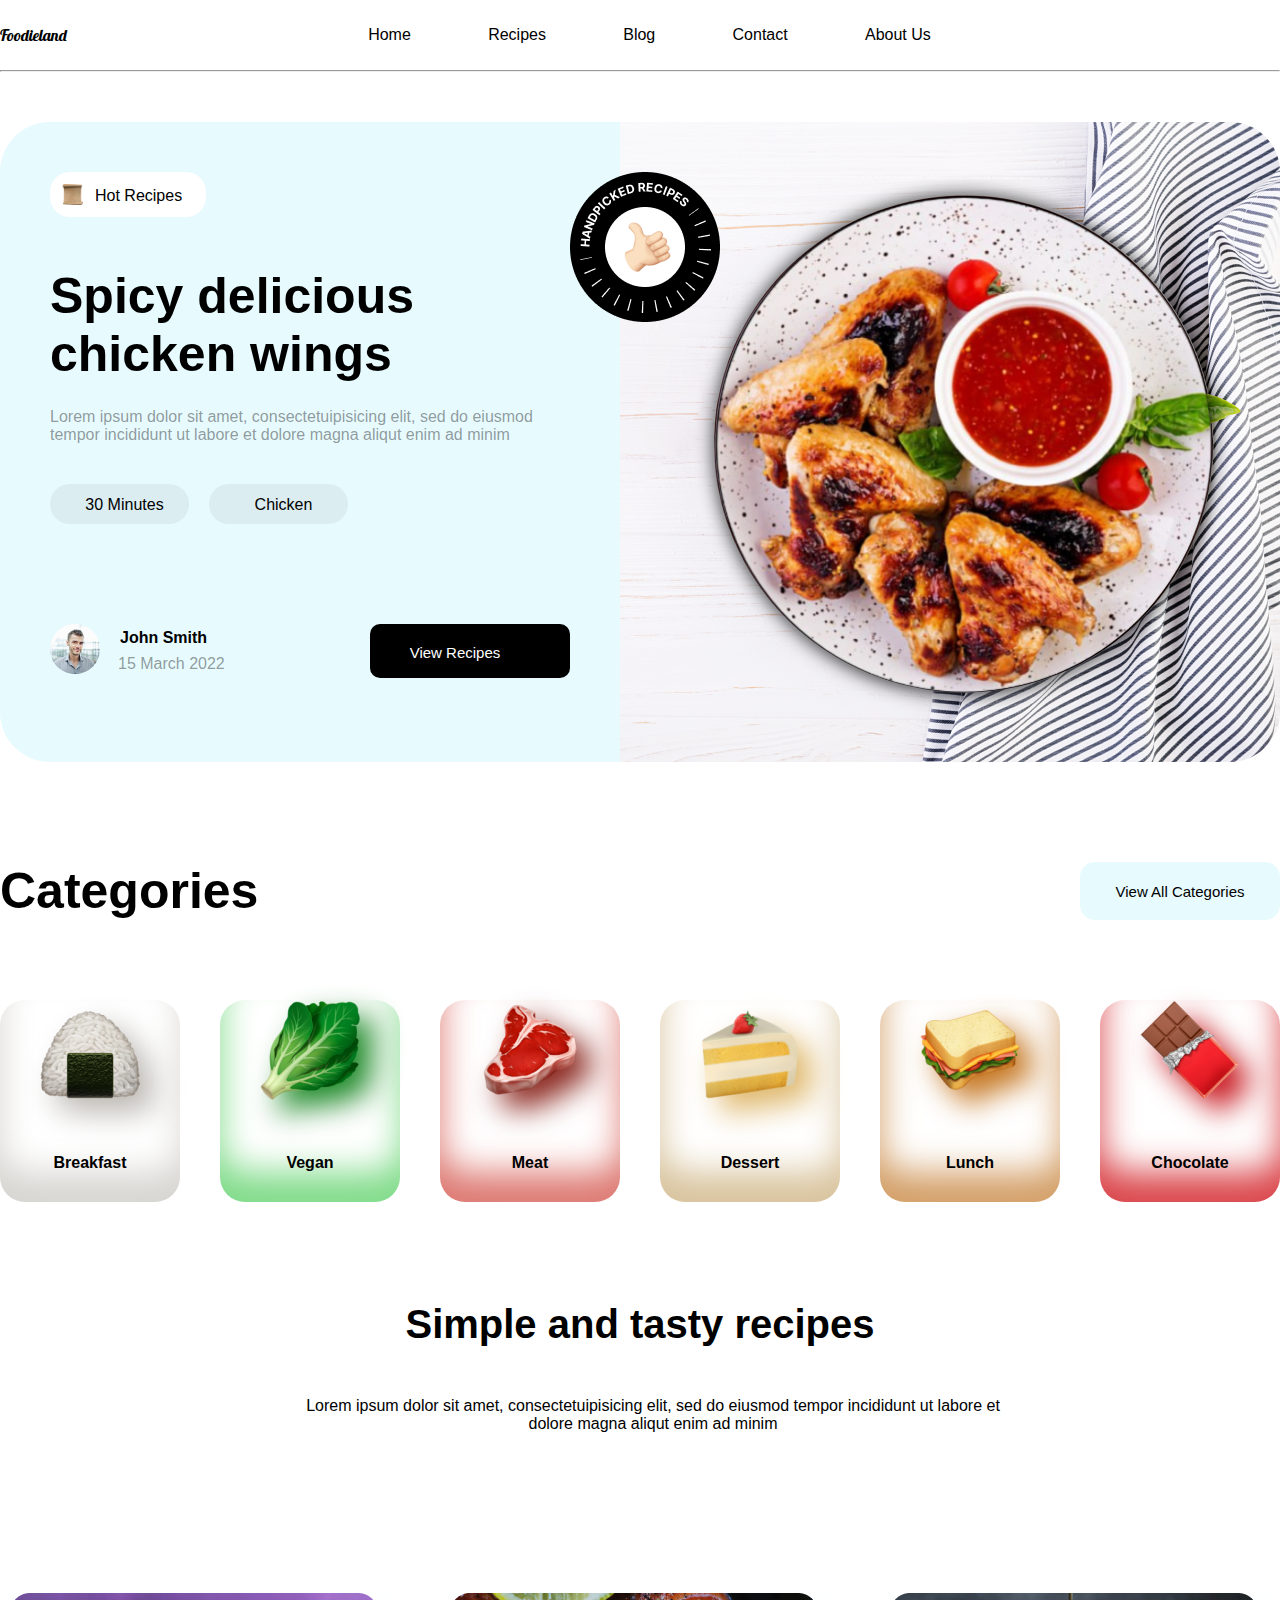
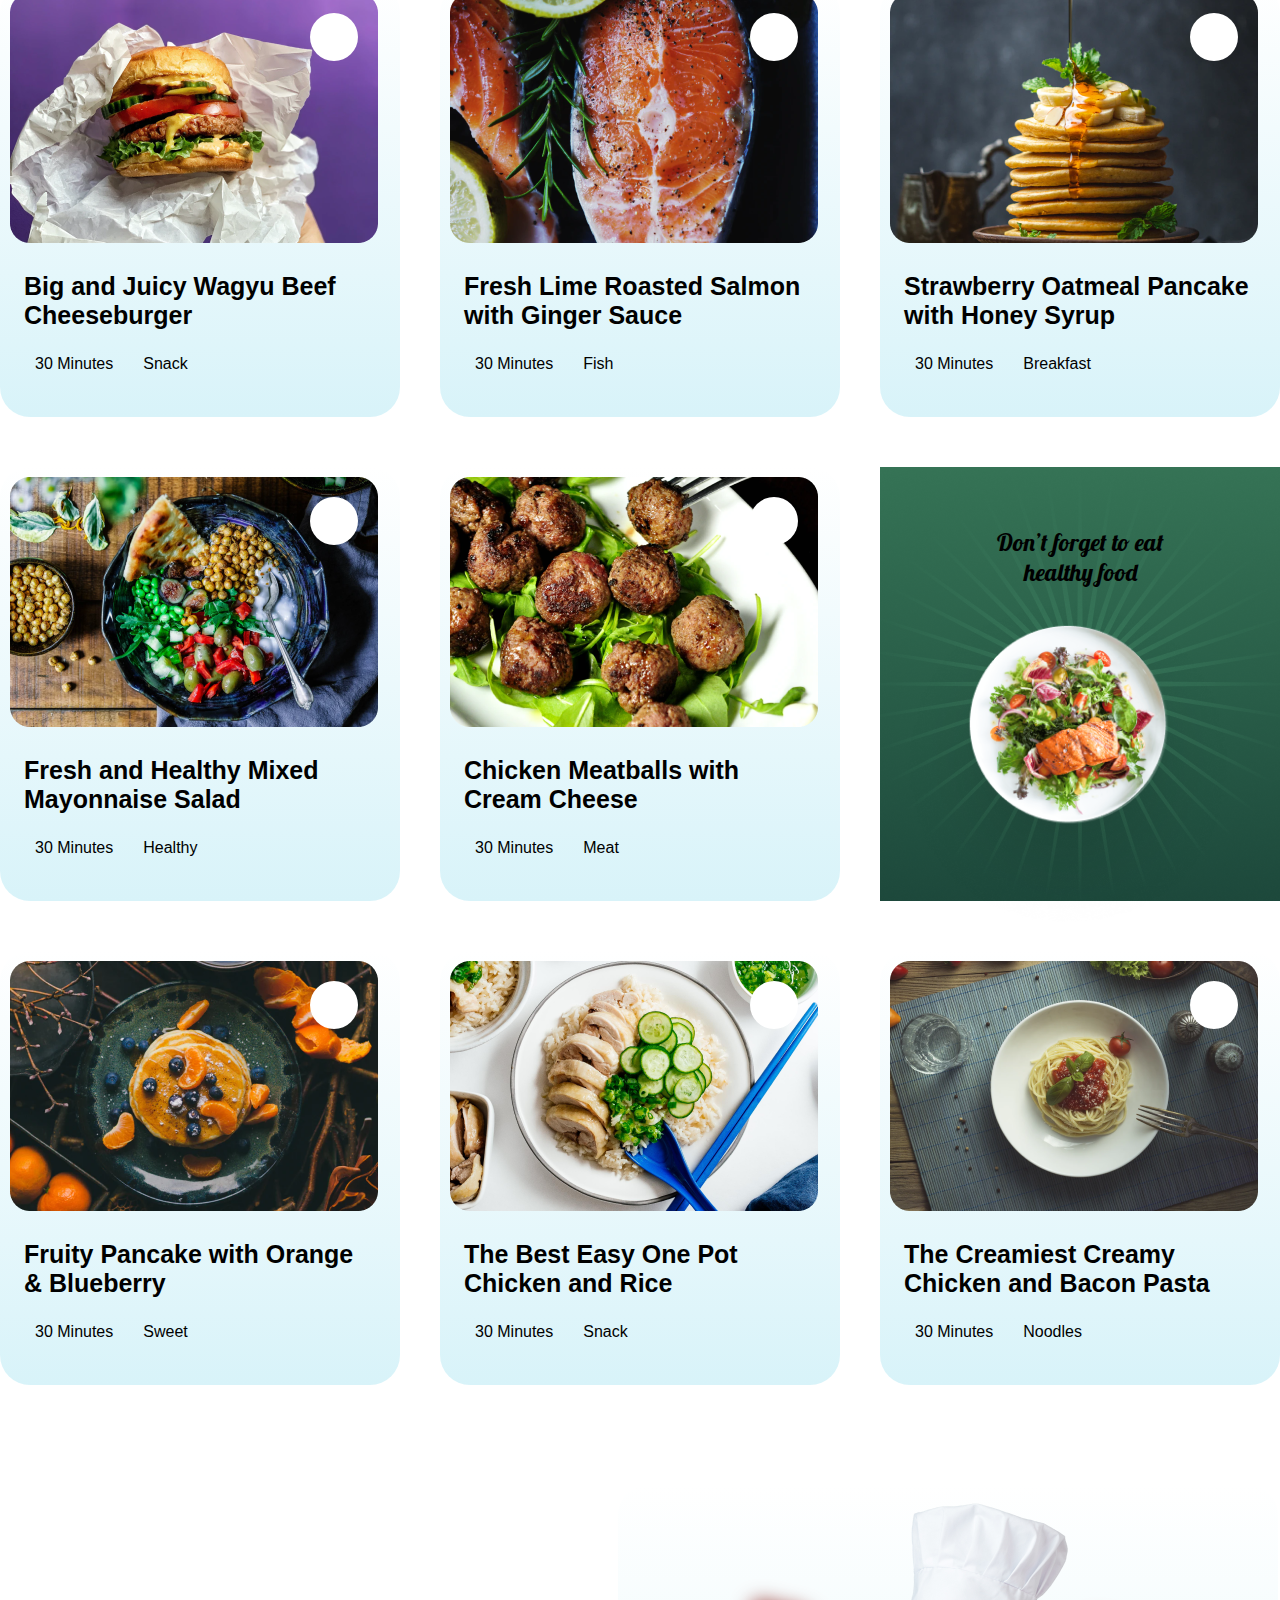
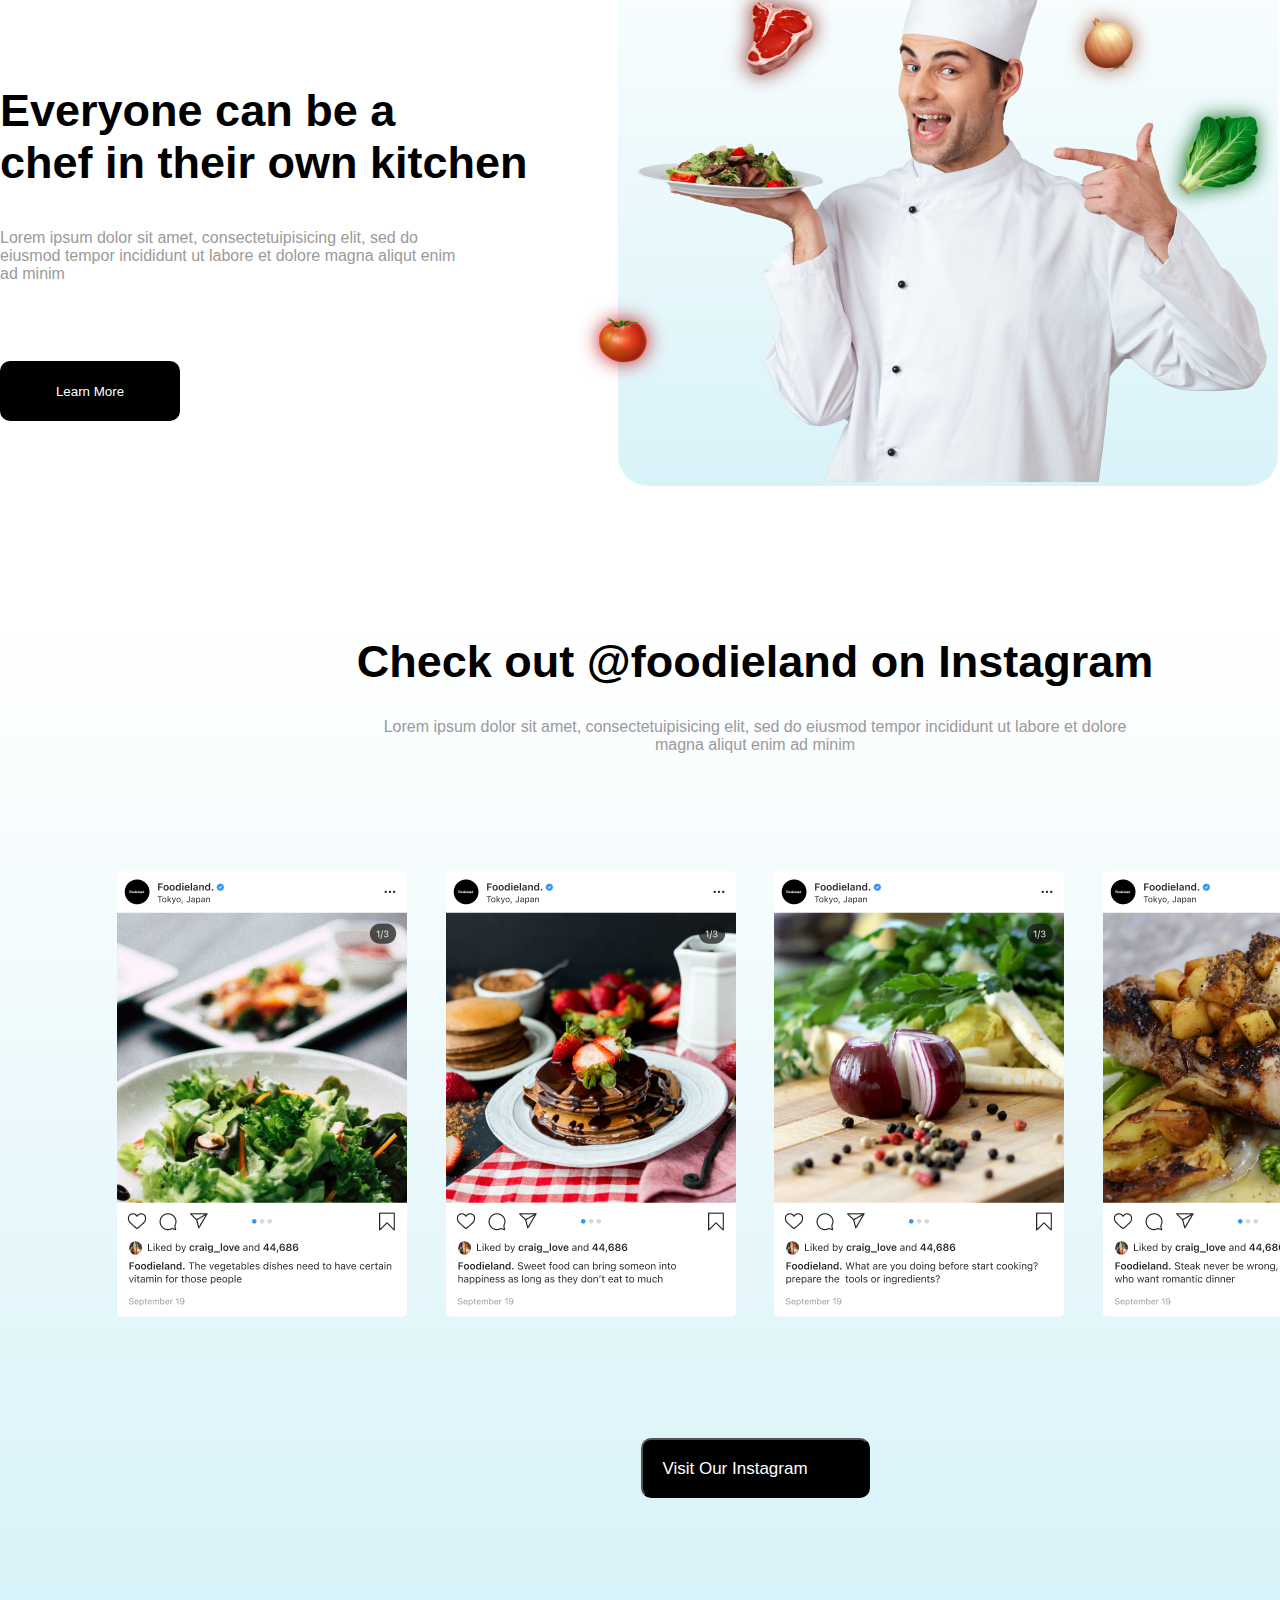
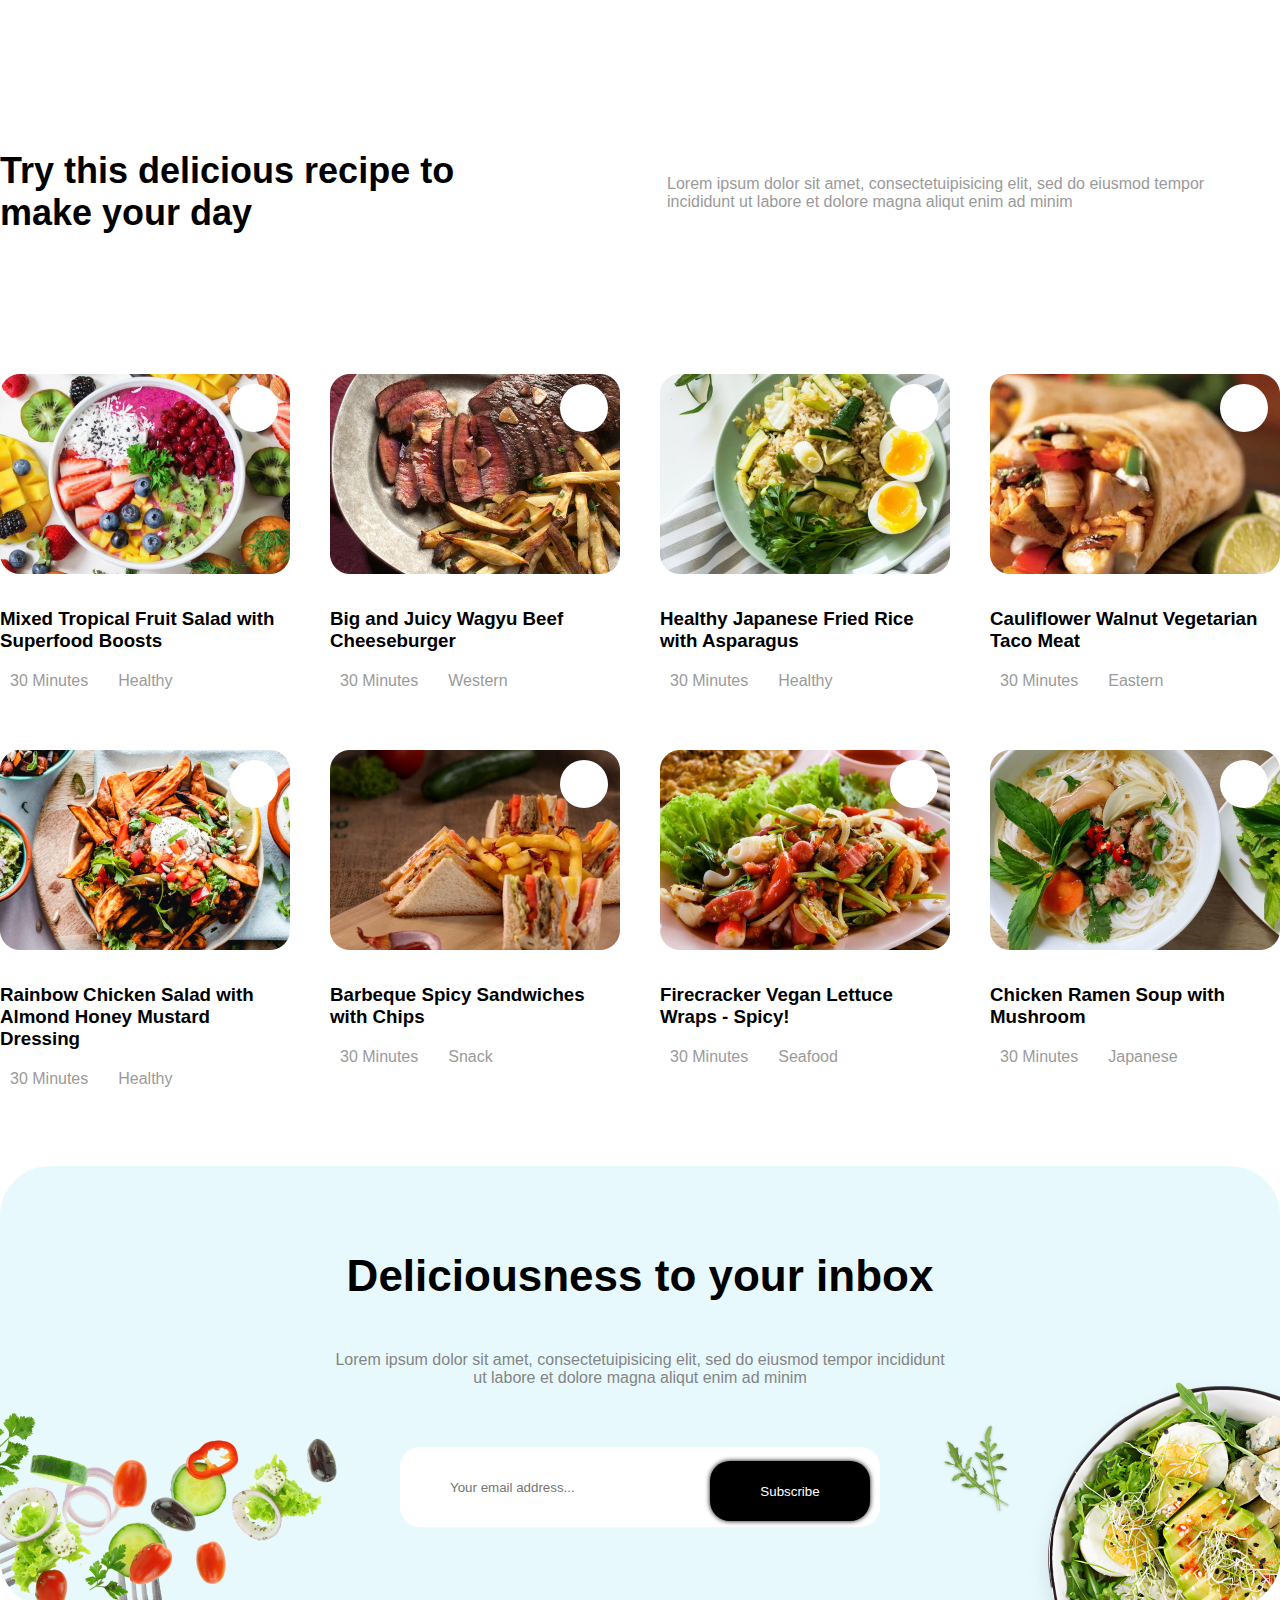
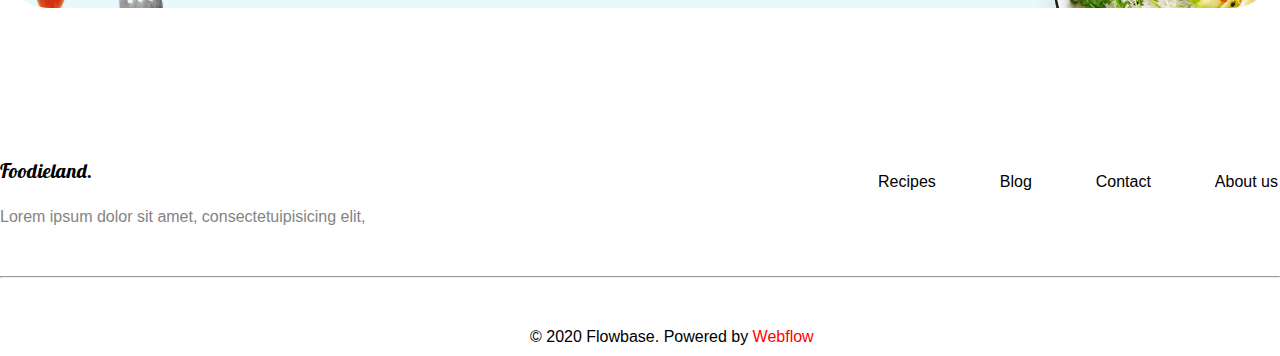
<file: index.html>
<!DOCTYPE html>
<html lang="en">
<head>
    <meta charset="UTF-8">
    <meta name="viewport" content="width=device-width, initial-scale=1.0">
    <link rel="stylesheet" href="https://cdnjs.cloudflare.com/ajax/libs/font-awesome/6.6.0/css/all.min.css" 
    integrity="sha512-Kc323vGBEqzTmouAECnVceyQqyqdsSiqLQISBL29aUW4U/M7pSPA/gEUZQqv1cwx4OnYxTxve5UMg5GT6L4JJg==" 
    crossorigin="anonymous" referrerpolicy="no-referrer" />
    <link rel="preconnect" href="https://fonts.googleapis.com">
<link rel="preconnect" href="https://fonts.gstatic.com" crossorigin>
<link href="https://fonts.googleapis.com/css2?family=Lobster&display=swap" rel="stylesheet">
    <title>Spicy delicious chicken wings</title>
    <link rel="icon" href="../image/inbox/burger.png">
    <link rel="stylesheet" href="./style/home.css">
</head>
<body>

    <!-- header (nav) -->

    <nav>
        <div class="logo">Foodieland</div>
        <ul>
            <li><a href="./index.html">Home</a></li>
            <li><a href="./pages/recipes.html">Recipes</a></li>
            <li><a href="./pages/blog.html">Blog</a></li>
            <li><a href="./pages/contact.html">Contact</a></li>
            <li><a href="./pages/about.html">About Us</a></li>
        </ul>
        <div class="tarmoqlar">
            <a href="#"><i class="fa-brands fa-facebook-f"></i></a>
            <a href="#"><i class="fa-brands fa-twitter"></i></a>
            <a href="#"><i class="fa-brands fa-instagram"></i></a>
        </div>
    </nav>
    <hr>
    
    <!-- header(menu) -->
    
    <menu>
        <div class="imagess">
            <img src="./image/doira.jpg" alt="">
        </div>
        <div class="images"><img src="./image/Badge.png" alt=""></div>
        <div class="wraper">
            <div class="hot">
                <img src="./image/image 14.png" alt=""><p>Hot Recipes</p>
            </div>
            <h1>Spicy delicious chicken wings</h1>
            <p class="p1">Lorem ipsum dolor sit amet, consectetuipisicing elit, sed do eiusmod tempor incididunt ut labore et dolore magna aliqut enim ad minim </p>
            <ul>
                <li><i class="fa-solid fa-clock"></i>30 Minutes</li>
                <li class="li1"><i class="fa-solid fa-utensils"></i>Chicken</li>
            </ul>
            <div class="wrap">
                <div class="banner">
                    <div class="imgg"><img src="./image/Ellipse 2.png" alt=""></div>
                    <div class="text">
                        <h4>John Smith</h4>
                    <p>15 March 2022</p>
                </div>
            </div>
            <button>View Recipes<i class="fa-solid fa-circle-play"></i></button>
        </div>
    </div>
    <div class="image">
            <img src="./image/baked-chicken-wings-asian-style-tomatoes-sauce-plate 1.png" alt="">
        </div>
    </menu>

    <!-- header (categories) -->

    <div class="categories">
        <div class="cat">
            <h1>Categories</h1>
            <button>View All Categories</button>
        </div>
        <div class="catego">
            <div class="categ break">
                <img class="Breakfast" src="./image/Categories/image 25.png" alt="">
                <h4>Breakfast</h4>
            </div>
            <div class="categ veg">
                <img class="Vegan" src="./image/Categories/image 20.png" alt="">
                <h4>Vegan</h4>
            </div>
            <div class="categ mea">
                <img class="Meat" src="./image/Categories/image 21.png" alt="">
                <h4>Meat</h4>
            </div>
            <div class="categ des">
                <img class="Dessert" src="./image/Categories/image 22.png" alt="">
                <h4>Dessert</h4>
            </div>
            <div class="categ lun">
                <img class="Lunch" src="./image/Categories/image 23.png" alt="">
                <h4>Lunch</h4>
            </div>
            <div class="categ choco">
                <img class="Chocolate" src="./image/Categories/image 24.png" alt="">
                <h4>Chocolate</h4>
            </div>
        </div>
    </div>

    <!-- header (Simple and tasty recipes) -->

    <div class="Simple">
        <h1>Simple and tasty recipes</h1>
        <p>Lorem ipsum dolor sit amet, consectetuipisicing elit, sed do eiusmod tempor incididunt ut labore et dolore magna aliqut enim ad minim </p>
        <div class="boxes">

            <div class="box">
                <button class="heart-button"><i class="fa-solid fa-heart"></i></button>
                <img src="./image/simple/Mask Group.png" alt="">
                <h3>Big and Juicy Wagyu Beef Cheeseburger</h3>
                <ul>
                    <li><i class="fa-solid fa-clock"></i>30 Minutes</li>
                    <li class="li1"><i class="fa-solid fa-utensils"></i>Snack</li>
                </ul>
            </div>
            <div class="box">
                <button class="heart-button"><i class="fa-solid fa-heart"></i></button>
                <img src="./image/simple/Mask Group (1).png" alt="">
                <h3>Fresh Lime Roasted Salmon with Ginger Sauce</h3>
                <ul>
                    <li><i class="fa-solid fa-clock"></i>30 Minutes</li>
                    <li class="li1"><i class="fa-solid fa-utensils"></i>Fish</li>
                </ul>
            </div>
            <div class="box">
                <button class="heart-button"><i class="fa-solid fa-heart"></i></button>
                <img src="./image/simple/Mask Group (2).png" alt="">
                <h3>Strawberry Oatmeal Pancake with Honey Syrup</h3>
                <ul>
                    <li><i class="fa-solid fa-clock"></i>30 Minutes</li>
                    <li class="li1"><i class="fa-solid fa-utensils"></i>Breakfast</li>
                </ul>
            </div>
            <div class="box">
                <button class="heart-button"><i class="fa-solid fa-heart"></i></button>
                <img src="./image/simple/Mask Group (3).png" alt="">
                <h3>Fresh and Healthy Mixed Mayonnaise Salad</h3>
                <ul>
                    <li><i class="fa-solid fa-clock"></i>30 Minutes</li>
                    <li class="li1"><i class="fa-solid fa-utensils"></i>Healthy</li>
                </ul>
            </div>
            <div class="box">
                <button class="heart-button"><i class="fa-solid fa-heart"></i></button>
                <img src="./image/simple/Mask Group (4).png" alt="">
                <h3>Chicken Meatballs with Cream Cheese</h3>
                <ul>
                    <li><i class="fa-solid fa-clock"></i>30 Minutes</li>
                    <li class="li1"><i class="fa-solid fa-utensils"></i>Meat</li>
                </ul>
            </div>
            <div class="box1">
                <h4>Don’t forget to eat 
                    healthy food</h4>
                <img src="./image/simple/01.png" alt="">
                
            </div>
            <div class="box">
                <button class="heart-button"><i class="fa-solid fa-heart"></i></button>
                <img src="./image/simple/Mask Group (6).png" alt="">
                <h3>Fruity Pancake with Orange & Blueberry</h3>
                <ul>
                    <li><i class="fa-solid fa-clock"></i>30 Minutes</li>
                    <li class="li1"><i class="fa-solid fa-utensils"></i>Sweet</li>
                </ul>
            </div>
            <div class="box">
                <button class="heart-button"><i class="fa-solid fa-heart"></i></button>
                <img src="./image/simple/Mask Group (7).png" alt="">
                <h3>The Best Easy One Pot Chicken and Rice</h3>
                <ul>
                    <li><i class="fa-solid fa-clock"></i>30 Minutes</li>
                    <li class="li1"><i class="fa-solid fa-utensils"></i>Snack</li>
                </ul>
            </div>
            <div class="box">
                <button class="heart-button"><i class="fa-solid fa-heart"></i>
                </button>
                <img src="./image/simple/Mask Group (8).png" alt="">
                <h3>The Creamiest Creamy Chicken and Bacon Pasta</h3>
                <ul>
                    <li><i class="fa-solid fa-clock"></i>30 Minutes</li>
                    <li class="li1"><i class="fa-solid fa-utensils"></i>Noodles</li>
                </ul>
            </div>
        </div>
    </div>
    <!-- header (Everyone) -->
    <div class="everyone">
        <div class="textt">

            <h1>Everyone can be a <br>
                chef in their own kitchen</h1>
                <p>Lorem ipsum dolor sit amet, consectetuipisicing elit, sed do eiusmod tempor incididunt ut labore et dolore magna aliqut enim ad minim </p>
                <br>
                <button>Learn More</button>
        </div>

            <div class="oshpaz">
                <img class="pomidor" src="./image/ever/image 27.png" alt="">
                <img class="gusht" src="./image/ever/image 21 (1).png" alt="">
                <img class="piyoz" src="./image/ever/image 28.png" alt="">
                <img class="kukat" src="./image/ever/image 20 (1).png" alt="">
                <div class="oshpazz">
                    <img src="./image/ever/portrait-happy-male-chef-dressed-uniform 1.png" alt="">
                </div>
            </div>
    </div>
    
    <!-- head (Check) -->
     <div class="check">
        <div class="tex">
            <h1>Check out @foodieland on Instagram</h1>
            <p>Lorem ipsum dolor sit amet, consectetuipisicing elit, sed do eiusmod tempor incididunt ut labore et dolore magna aliqut enim ad minim </p>

        </div>
        <div class="instagramimg">
            <img src="./image/check/Post.png" alt="">
            <img  src="./image/check/Post (1).png" alt="">
            <img  src="./image/check/Post (2).png" alt="">
            <img src="./image/check/Post (3).png" alt="">
        </div>
        <button>Visit Our Instagram<i class="fa-brands fa-instagram"></i></button>
     </div>
    

     <!-- header (Try this delicious recipe o make your day) -->
     <div class="recipe">
        <div class="teex">
            <h1>Try this delicious recipe
                to make your day</h1>
                <p>Lorem ipsum dolor sit amet, consectetuipisicing elit, sed do eiusmod tempor incididunt ut labore et dolore magna aliqut enim ad minim </p>
            
        </div>
        <div class="recipe-img">
            <div class="boox">
                <button class="heart-button"><i class="fa-solid fa-heart"></i></button>
                <img src="./image/recipe/Mask Group (9).png" alt="">
                <h3>Mixed Tropical Fruit Salad with Superfood Boosts </h3>
                <ul>
                    <li><i class="fa-solid fa-clock"></i>30 Minutes</li>
                    <li class="li1"><i class="fa-solid fa-utensils"></i>Healthy</li>
                </ul>
            </div>
            <div class="boox">
                <button class="heart-button"><i class="fa-solid fa-heart"></i></button>
                <img src="./image/recipe/Mask Group (10).png" alt="">
                <h3>Big and Juicy Wagyu Beef Cheeseburger</h3>
                <ul>
                    <li><i class="fa-solid fa-clock"></i>30 Minutes</li>
                    <li class="li1"><i class="fa-solid fa-utensils"></i>Western</li>
                </ul>
            </div>
            <div class="boox">
                <button class="heart-button"><i class="fa-solid fa-heart"></i></button>
                <img src="./image/recipe/Mask Group (11).png" alt="">
                <h3>Healthy Japanese Fried Rice with Asparagus</h3>
                <ul>
                    <li><i class="fa-solid fa-clock"></i>30 Minutes</li>
                    <li class="li1"><i class="fa-solid fa-utensils"></i>Healthy</li>
                </ul>
            </div>
            <div class="boox">
                <button class="heart-button"><i class="fa-solid fa-heart"></i></button>
                <img src="./image/recipe/Mask Group (12).png" alt="">
                <h3>Cauliflower Walnut Vegetarian Taco Meat</h3>
                <ul>
                    <li><i class="fa-solid fa-clock"></i>30 Minutes</li>
                    <li class="li1"><i class="fa-solid fa-utensils"></i>Eastern</li>
                </ul>
            </div>
            <div class="boox">
                <button class="heart-button"><i class="fa-solid fa-heart"></i></button>
                <img src="./image/recipe/Mask Group (13).png" alt="">
                <h3>Rainbow Chicken Salad with Almond Honey Mustard Dressing</h3>
                <ul>
                    <li><i class="fa-solid fa-clock"></i>30 Minutes</li>
                    <li class="li1"><i class="fa-solid fa-utensils"></i>Healthy</li>
                </ul>
            </div>
            <div class="boox">
                <button class="heart-button"><i class="fa-solid fa-heart"></i></button>
                <img src="./image/recipe/Mask Group (14).png" alt="">
                <h3>Barbeque Spicy Sandwiches with Chips </h3>
                <ul>
                    <li><i class="fa-solid fa-clock"></i>30 Minutes</li>
                    <li class="li1"><i class="fa-solid fa-utensils"></i>Snack</li>
                </ul>
            </div>
            <div class="boox">
                <button class="heart-button"><i class="fa-solid fa-heart"></i></button>
                <img src="./image/recipe/Mask Group (15).png" alt="">
                <h3>Firecracker Vegan Lettuce Wraps - Spicy! </h3>
                <ul>
                    <li><i class="fa-solid fa-clock"></i>30 Minutes</li>
                    <li class="li1"><i class="fa-solid fa-utensils"></i>Seafood</li>
                </ul>
            </div>
            <div class="boox">
                <button class="heart-button"><i class="fa-solid fa-heart"></i></button>
                <img src="./image/recipe/Mask Group (16).png" alt="">
                <h3>Chicken Ramen Soup with Mushroom  </h3>
                <ul>
                    <li><i class="fa-solid fa-clock"></i>30 Minutes</li>
                    <li class="li1"><i class="fa-solid fa-utensils"></i>Japanese</li>
                </ul>
            </div>
        </div>
    </div>

    <!-- header {inbox} -->

    <div class="inbox">
        <div class="your">
            <h1>Deliciousness to your inbox</h1>
            <p>Lorem ipsum dolor sit amet, consectetuipisicing elit, sed do eiusmod tempor incididunt ut labore et dolore magna aliqut enim ad minim </p>
            <input type="email" name="email" id="email" placeholder="Your email address..."> <button>Subscribe</button>
        </div>
        <img class="rasm1" src="./image/inbox/kisspng-salad-salad-fresh-food-healthylife-vegetables-vegetarian-5d42e3a7cb8543 1.png" alt="">
        <img class="rasm2" src="./image/inbox/Photo.png" alt="">
    </div>

    <!-- footer -->

    <footer>
        
        <div class="loggo">
            <h4 class="food">Foodieland.</h4>
            <p>Lorem ipsum dolor sit amet, consectetuipisicing elit, </p>
        </div>
        <ul class="fot">
            <li>Recipes</li>
            <li>Blog</li>
            <li>Contact</li>
            <li>About us</li>
        </ul>
        <hr>

       
        <p class="p2">© 2020 Flowbase. Powered by <span>Webflow</span></p>
        <ul class="ijtimoiy">
            <li><i class="fa-brands fa-facebook-f"></i></li>
            <li><i class="fa-brands fa-twitter"></i></li>
            <li><i class="fa-brands fa-instagram"></i></li>
        </ul>
        
    </footer>
    
</body>
</html>
</file>
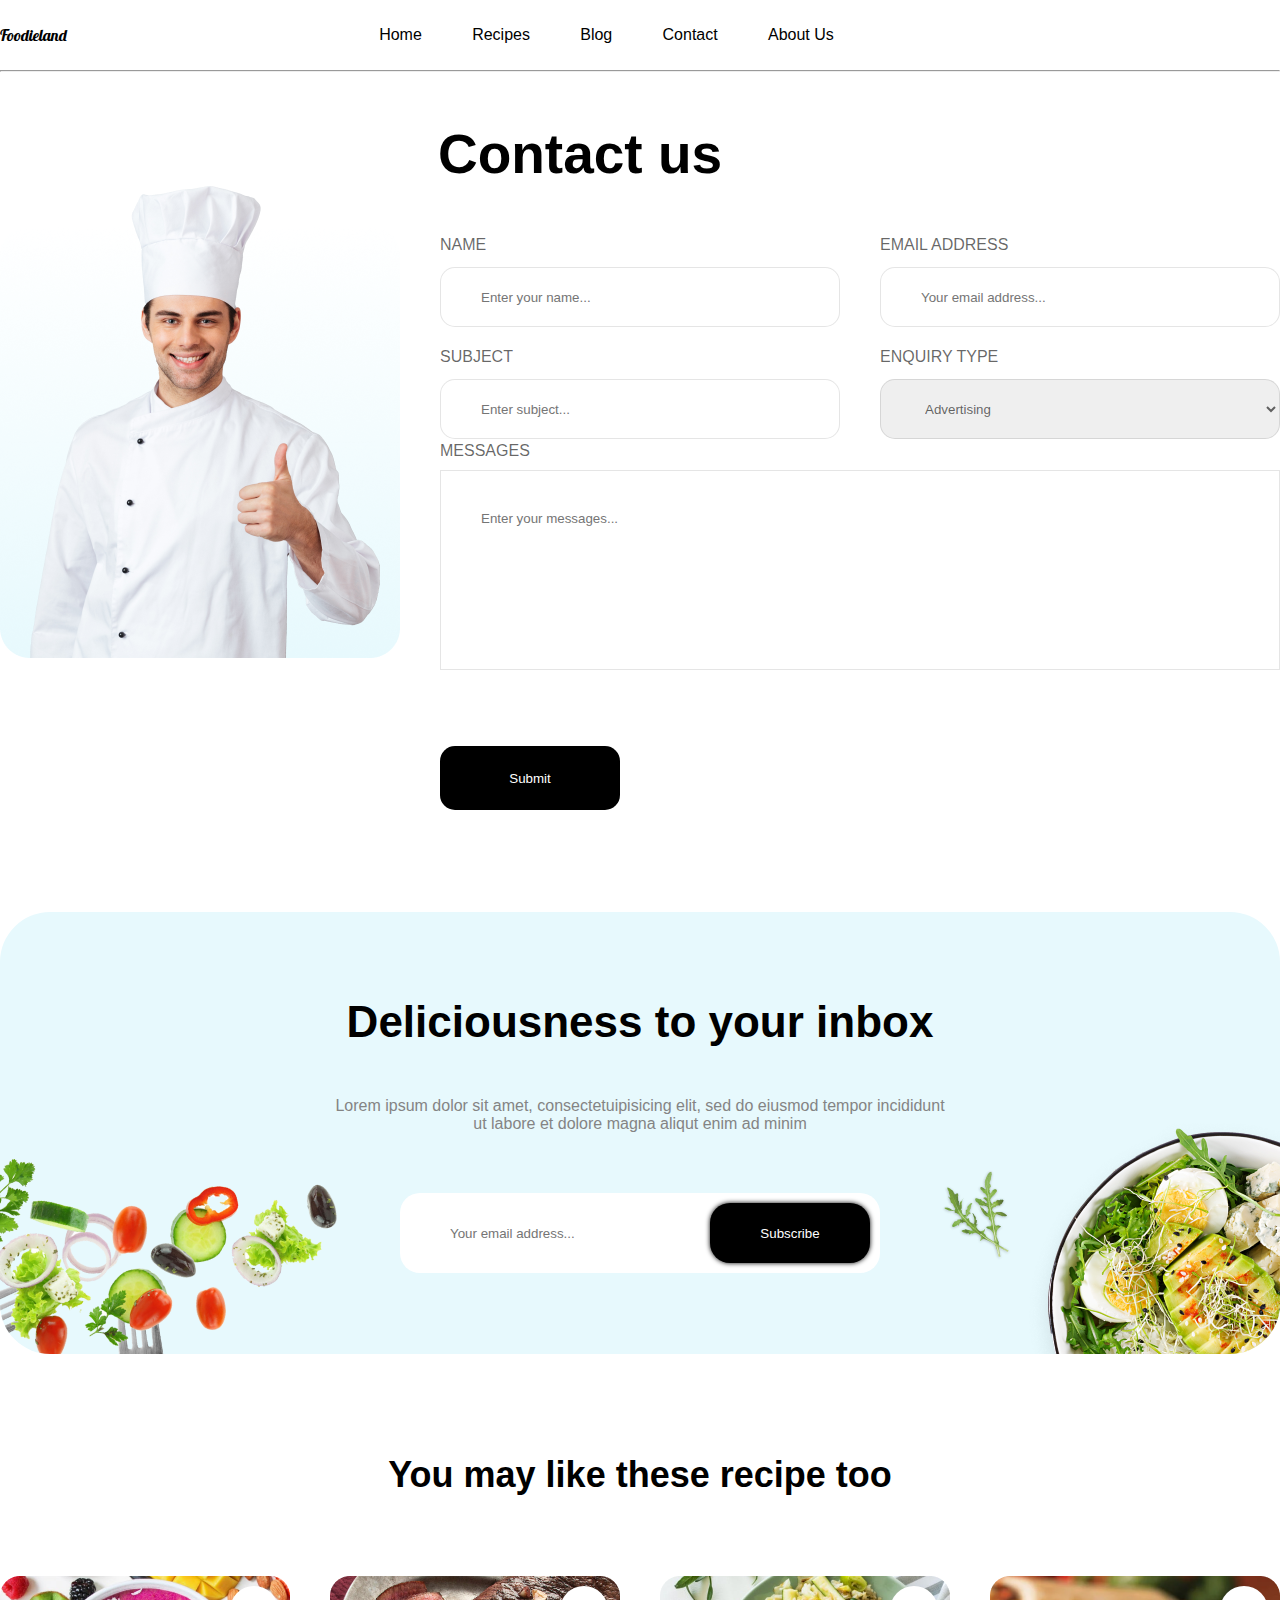
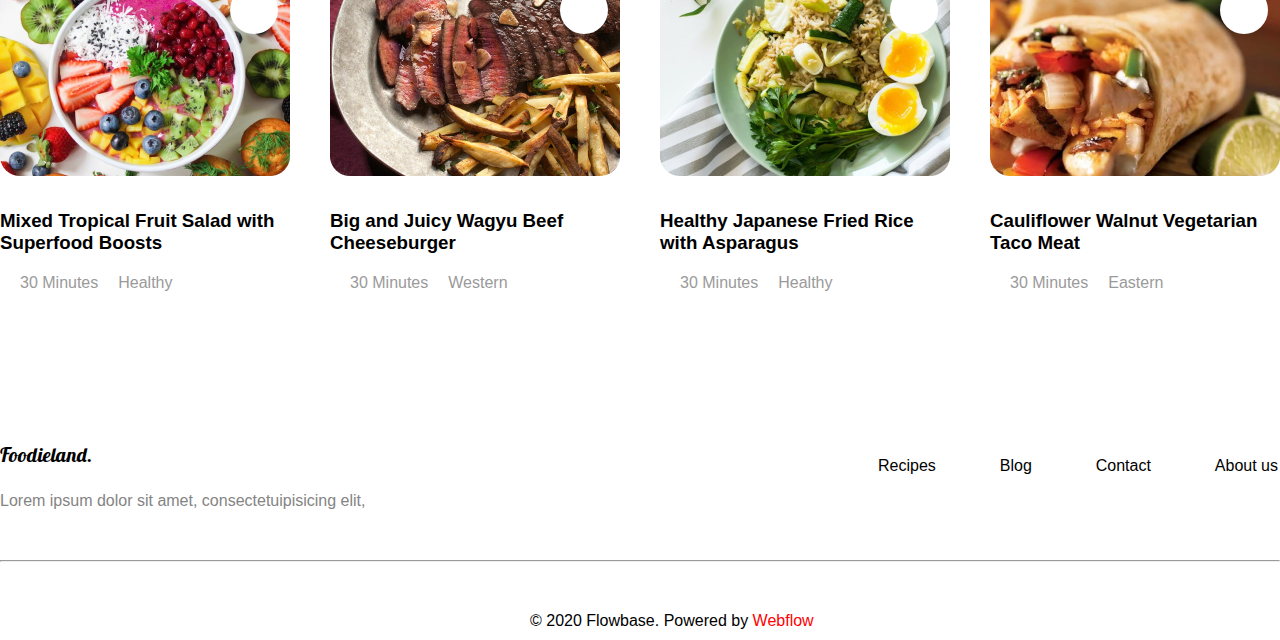
<file: pages/about.html>
<!DOCTYPE html>
<html lang="en">
<head>
    <meta charset="UTF-8">
    <meta name="viewport" content="width=device-width, initial-scale=1.0">
    <link rel="stylesheet" href="https://cdnjs.cloudflare.com/ajax/libs/font-awesome/6.6.0/css/all.min.css" 
    integrity="sha512-Kc323vGBEqzTmouAECnVceyQqyqdsSiqLQISBL29aUW4U/M7pSPA/gEUZQqv1cwx4OnYxTxve5UMg5GT6L4JJg==" 
    crossorigin="anonymous" referrerpolicy="no-referrer" />
    <link rel="preconnect" href="https://fonts.googleapis.com">
<link rel="preconnect" href="https://fonts.gstatic.com" crossorigin>
<link href="https://fonts.googleapis.com/css2?family=Lobster&display=swap" rel="stylesheet">
    <title>Spicy delicious chicken wings</title>
    <link rel="icon" href="../image/inbox/burger.png">
    <link rel="stylesheet" href="../style/about.css">
</head>
<body>

    <!-- nav -->

    <nav>
        <div class="logo">Foodieland</div>
        <ul>
            <li><a href="../pages/home.html">Home</a></li>
            <li><a href="../pages/recipes.html">Recipes</a></li>
            <li><a href="../pages/blog.html">Blog</a></li>
            <li><a href="../pages/contact.html">Contact</a></li>
            <li><a href="../pages/about.html">About Us</a></li>
        </ul>
        <div class="tarmoqlar">
            <div>
                <a href="#"><i class="fa-brands fa-facebook-f"></i></a>
            </div>
            <div>
                <a href="#"><i class="fa-brands fa-twitter"></i></a>
            </div>
            <div>

                <a href="#"><i class="fa-brands fa-instagram"></i></a>
            </div>
        </div>
    </nav>
    <hr>

    <!-- menu (header) -->

    <menu>
        <h1>Contact us</h1>

        <div class="image-container">
            <img src="../image/about/Group 13936.png" alt="">
        </div>
        <div class="contact">

            <div class="box3">
                <div class="box1">
                    <div class="box">
                        <label for="firstName">NAME</label>
                        <input type="text" name="firstName" id="firstName" placeholder="Enter your name...">
                    </div>
                    <div class="box">
                        <label for="email">EMAIL   ADDRESS</label>
                        <input type="email" name="email" id="email" placeholder="Your email address...">
                    </div>
                </div>
    
                <div class="box2">
                    <div class="box">
                        <label for="Subject">SUBJECT</label>
                        <input type="text" name="Subject" id="Subject" placeholder="Enter subject...">
                    </div>
                    <div class="box">
                        <label for="country">ENQUIRY   TYPE</label>
                        <select name="country" id="country">
                            <option value="Advertising">Advertising</option>
                            <option value="about the product">about the product</option>
                            <option value="to complain">to complain</option>
                        </select>
                    </div>
                </div>
            </div>

            <div class="boxe">
                <label for="meesages">MESSAGES</label>
                <textarea name="messages" id="messages" placeholder="Enter your messages..."></textarea>
            </div>
            <button>Submit</button>
        </div>
    </menu>

              <!-- header {inbox} -->

        <div class="inbox">
            <div class="your">
                <h1>Deliciousness to your inbox</h1>
                <p>Lorem ipsum dolor sit amet, consectetuipisicing elit, sed do eiusmod tempor incididunt ut labore et dolore magna aliqut enim ad minim </p>
                <div class="input-foem">
        
                    <input type="email" name="email" id="email" placeholder="Your email address..."> 
                    <button>Subscribe</button>
                </div>
            </div>
        
            <img class="rasm1" src="../image/inbox/kisspng-salad-salad-fresh-food-healthylife-vegetables-vegetarian-5d42e3a7cb8543 1.png" alt="">
            <img class="rasm2" src="../image/inbox/Photo.png" alt="">
        </div>

         
    <!-- kyingi menu -->

    <div class="recipe">
        <div class="teex">
            <h1>You may like these recipe too</h1>
        </div>
        <div class="recipe-img">
            <div class="boox">
                <button class="heart-button"><i class="fa-solid fa-heart"></i></button>
                <img src="../image/recipe/Mask Group (9).png" alt="">
                <h3>Mixed Tropical Fruit Salad with Superfood Boosts </h3>
                <ul>
                    <li><i class="fa-solid fa-clock"></i>30 Minutes</li>
                    <li class="li1"><i class="fa-solid fa-utensils"></i>Healthy</li>
                </ul>
            </div>
            <div class="boox">
                <button class="heart-button"><i class="fa-solid fa-heart"></i></button>
                <img src="../image/recipe/Mask Group (10).png" alt="">
                <h3>Big and Juicy Wagyu Beef Cheeseburger</h3>
                <ul>
                    <li><i class="fa-solid fa-clock"></i>30 Minutes</li>
                    <li class="li1"><i class="fa-solid fa-utensils"></i>Western</li>
                </ul>
            </div>
            <div class="boox">
                <button class="heart-button"><i class="fa-solid fa-heart"></i></button>
                <img src="../image/recipe/Mask Group (11).png" alt="">
                <h3>Healthy Japanese Fried Rice with Asparagus</h3>
                <ul>
                    <li><i class="fa-solid fa-clock"></i>30 Minutes</li>
                    <li class="li1"><i class="fa-solid fa-utensils"></i>Healthy</li>
                </ul>
            </div>
            <div class="boox">
                <button class="heart-button"><i class="fa-solid fa-heart"></i></button>
                <img src="../image/recipe/Mask Group (12).png" alt="">
                <h3>Cauliflower Walnut Vegetarian Taco Meat</h3>
                <ul>
                    <li><i class="fa-solid fa-clock"></i>30 Minutes</li>
                    <li class="li1"><i class="fa-solid fa-utensils"></i>Eastern</li>
                </ul>
            </div>
        </div>
    </div>

    <!-- foter -->
    <footer>
        
        <div class="loggo">
            <h4 class="food">Foodieland.</h4>
            <p>Lorem ipsum dolor sit amet, consectetuipisicing elit, </p>
        </div>
        <ul class="fot">
            <li>Recipes</li>
            <li>Blog</li>
            <li>Contact</li>
            <li>About us</li>
        </ul>
        <hr>

       
        <p class="p2">© 2020 Flowbase. Powered by <span>Webflow</span></p>
        <ul class="ijtimoiy">
            <li><i class="fa-brands fa-facebook-f"></i></li>
            <li><i class="fa-brands fa-twitter"></i></li>
            <li><i class="fa-brands fa-instagram"></i></li>
        </ul>
        
    </footer>
</body>
</file>
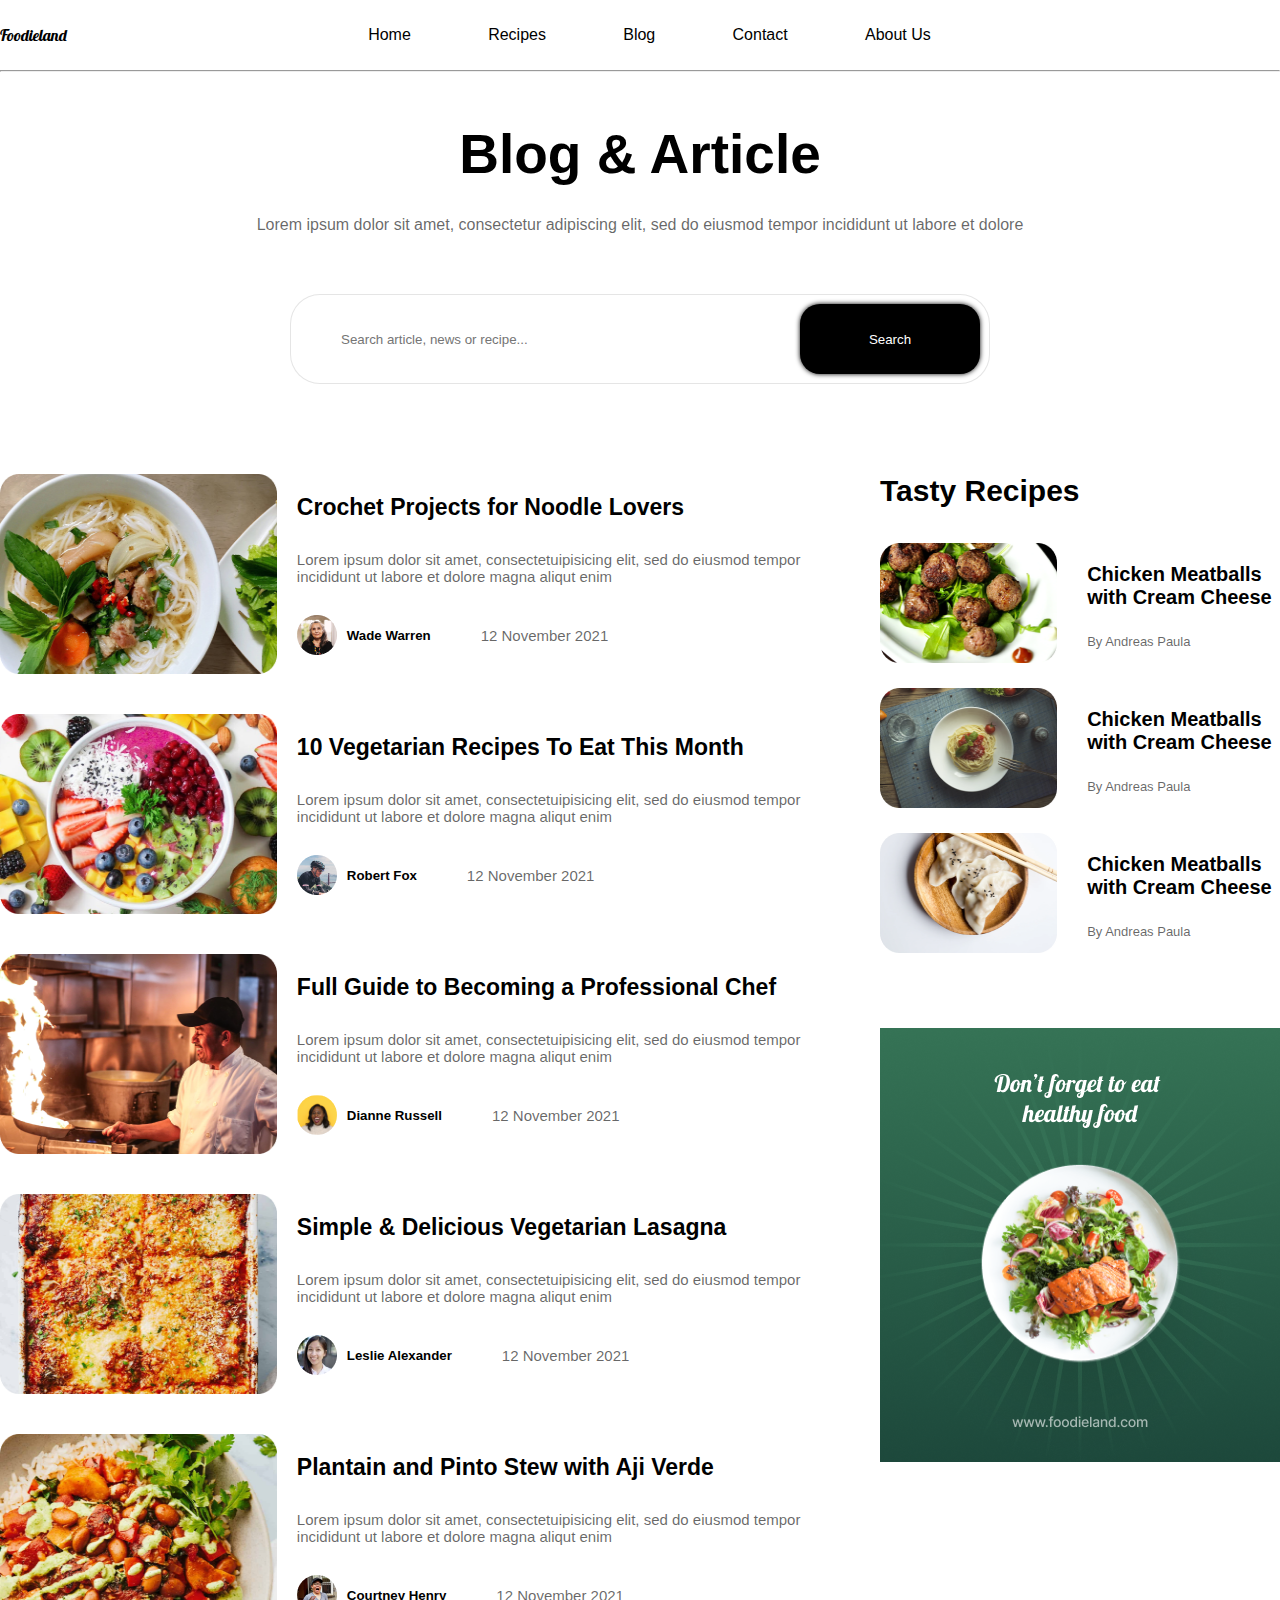
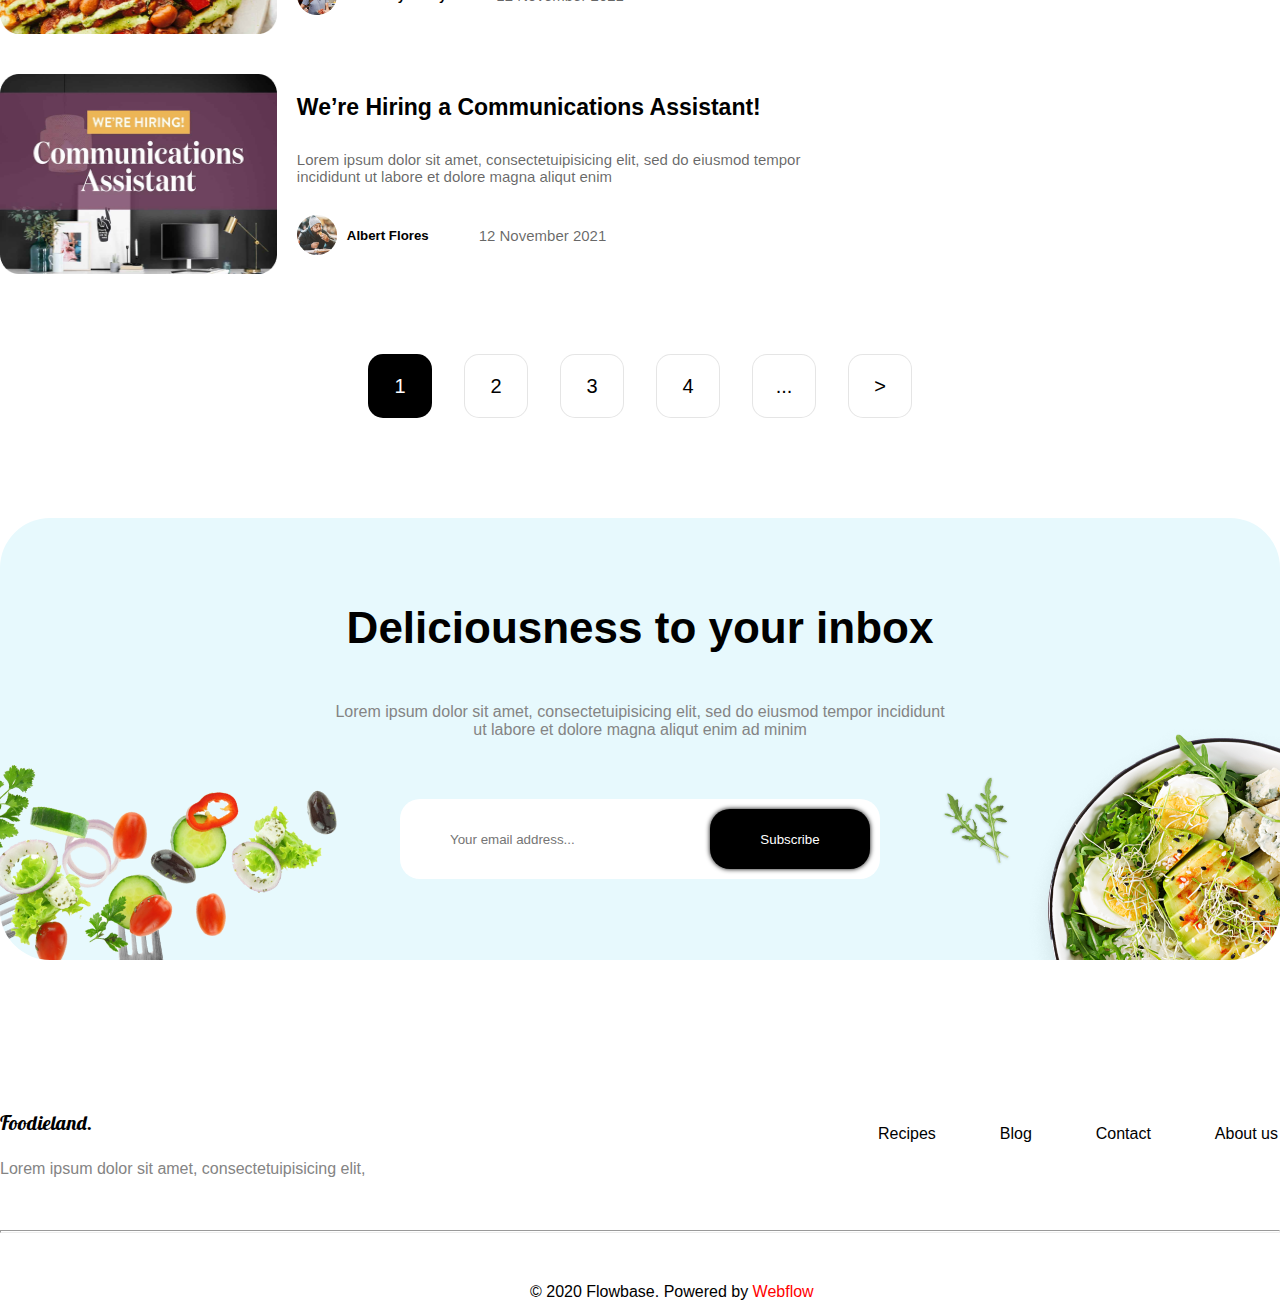
<file: pages/blog.html>
<!DOCTYPE html>
<html lang="en">
<head>
    <meta charset="UTF-8">
    <meta name="viewport" content="width=device-width, initial-scale=1.0">
    <link rel="stylesheet" href="https://cdnjs.cloudflare.com/ajax/libs/font-awesome/6.6.0/css/all.min.css" 
    integrity="sha512-Kc323vGBEqzTmouAECnVceyQqyqdsSiqLQISBL29aUW4U/M7pSPA/gEUZQqv1cwx4OnYxTxve5UMg5GT6L4JJg==" 
    crossorigin="anonymous" referrerpolicy="no-referrer" />
    <link rel="preconnect" href="https://fonts.googleapis.com">
<link rel="preconnect" href="https://fonts.gstatic.com" crossorigin>
<link href="https://fonts.googleapis.com/css2?family=Lobster&display=swap" rel="stylesheet">
    <title>Spicy delicious chicken wings</title>
    <link rel="icon" href="../image/inbox/burger.png">
    <link rel="stylesheet" href="../style/blog.css">
</head>
<body>

    <!-- nav -->


    <nav>
        <div class="logo">Foodieland</div>
        <ul>
            <li><a href="../pages/home.html">Home</a></li>
            <li><a href="../pages/recipes.html">Recipes</a></li>
            <li><a href="../pages/blog.html">Blog</a></li>
            <li><a href="../pages/contact.html">Contact</a></li>
            <li><a href="../pages/about.html">About Us</a></li>
        </ul>
        <div class="tarmoqlar">
            <a href="#"><i class="fa-brands fa-facebook-f"></i></a>
            <a href="#"><i class="fa-brands fa-twitter"></i></a>
            <a href="#"><i class="fa-brands fa-instagram"></i></a>
        </div>
    </nav>
    <hr>

    <!-- menu -->

    <div class="blog">
        <h1>Blog & Article</h1>
        <p>Lorem ipsum dolor sit amet, consectetur adipiscing elit, sed do eiusmod tempor incididunt ut labore et dolore</p>
        <div class="input-container">
            <input type="email" name="email" id="email" placeholder="Search article, news or recipe...">
            <button>Search</button>
        </div>
    </div>

    <!-- menu  -->
     <div class="wrapper">
        <div class="wrap">

            <div class="box">
                <div class="imgage">
                    <img src="../image/delic/Mask Group (21).png" alt="">
                </div>
                <div class="text">
                    <h3>Crochet Projects for Noodle Lovers</h3>
                    <p>Lorem ipsum dolor sit amet, consectetuipisicing elit, sed do eiusmod tempor incididunt ut labore et dolore magna aliqut enim </p>
                    <div class="glavni">
                        <img src="../image/glavni/Ellipse 2 (1).png" alt="">
                        <h5>Wade Warren</h5>
                        <p>12 November 2021</p>
                    </div>
                </div>
            </div>

            <div class="box">
                <div class="imgage">
                    <img src="../image/delic/Mask Group (22).png" alt="">
                </div>
                <div class="text">
                    <h3>10 Vegetarian Recipes To Eat This Month</h3>
                    <p>Lorem ipsum dolor sit amet, consectetuipisicing elit, sed do eiusmod tempor incididunt ut labore et dolore magna aliqut enim </p>
                    <div class="glavni">
                        <img src="../image/glavni/Ellipse 2 (2).png" alt="">
                        <h5>Robert Fox</h5>
                        <p>12 November 2021</p>
                    </div>
                </div>
            </div>

            <div class="box">
                <div class="imgage">
                    <img src="../image/delic/Mask Group (23).png" alt="">
                </div>
                <div class="text">
                    <h3>Full Guide to Becoming a Professional Chef</h3>
                    <p>Lorem ipsum dolor sit amet, consectetuipisicing elit, sed do eiusmod tempor incididunt ut labore et dolore magna aliqut enim </p>
                    <div class="glavni">
                        <img src="../image/glavni/Ellipse 2 (3).png" alt="">
                        <h5>Dianne Russell</h5>
                        <p>12 November 2021</p>
                    </div>
                </div>
            </div>

            <div class="box">
                <div class="imgage">
                    <img src="../image/delic/Mask Group (24).png" alt="">
                </div>
                <div class="text">
                    <h3>Simple & Delicious Vegetarian Lasagna</h3>
                    <p>Lorem ipsum dolor sit amet, consectetuipisicing elit, sed do eiusmod tempor incididunt ut labore et dolore magna aliqut enim </p>
                    <div class="glavni">
                        <img src="../image/glavni/Ellipse 2 (4).png" alt="">
                        <h5>Leslie Alexander</h5>
                        <p>12 November 2021</p>
                    </div>
                </div>
            </div>

            <div class="box">
                <div class="imgage">
                    <img src="../image/delic/Mask Group (25).png" alt="">
                </div>
                <div class="text">
                    <h3>Plantain and Pinto Stew with Aji Verde</h3>
                    <p>Lorem ipsum dolor sit amet, consectetuipisicing elit, sed do eiusmod tempor incididunt ut labore et dolore magna aliqut enim </p>
                    <div class="glavni">
                        <img src="../image/glavni/Ellipse 2 (5).png" alt="">
                        <h5>Courtney Henry</h5>
                        <p>12 November 2021</p>
                    </div>
                </div>
            </div>

            <div class="box">
                <div class="imgage">
                    <img src="../image/delic/Mask Group (27).png" alt="">
                </div>
                <div class="text">
                    <h3>We’re Hiring a Communications Assistant!</h3>
                    <p>Lorem ipsum dolor sit amet, consectetuipisicing elit, sed do eiusmod tempor incididunt ut labore et dolore magna aliqut enim </p>
                    <div class="glavni">
                        <img src="../image/glavni/Ellipse 2 (6).png" alt="">
                        <h5>Albert Flores</h5>
                        <p>12 November 2021</p>
                    </div>
                </div>
            </div>

        </div>

        <div class="wrap2">
            <div class="box1">
                <h2>Tasty Recipes</h2>
                <div class="box3">
                    <div class="image">
                        <img src="../image/other/Mask Group (17).png" alt="">
                    </div>
                    <div class="text1">
                        <h4>Chicken Meatballs with Cream Cheese </h4>
                        <p>By Andreas Paula</p>
                    </div>
                </div>
                <div class="box3">
                    <div class="image">
                        <img src="../image/other/Mask Group (18).png" alt="">
                    </div>
                    <div class="text1">
                        <h4>Chicken Meatballs with Cream Cheese </h4>
                        <p>By Andreas Paula</p>
                    </div>
                </div>
                <div class="box3">
                    <div class="image">
                        <img src="../image/other/Mask Group (20).png" alt="">
                    </div>
                    <div class="text1">
                        <h4>Chicken Meatballs with Cream Cheese </h4>
                        <p>By Andreas Paula</p>
                    </div>
                </div>
            </div>
            
                <div class="image1">
                <img src="../image/other/Ads.png" alt="">
                </div>
            </div>
         </div>
    
     <!-- button -->
      <div class="button-container">
        <button class="button-black">1</button>
        <button class="button-white">2</button>
        <button class="button-white">3</button>
        <button class="button-white">4</button>
        <button class="button-white">...</button>
        <button class="button-white">></button>
      </div>
    
      <!-- header {inbox} -->

    <div class="inbox">
        <div class="your">
            <h1>Deliciousness to your inbox</h1>
            <p>Lorem ipsum dolor sit amet, consectetuipisicing elit, sed do eiusmod tempor incididunt ut labore et dolore magna aliqut enim ad minim </p>
            <div class="input-foem">

                <input type="email" name="email" id="email" placeholder="Your email address..."> 
                <button>Subscribe</button>
            </div>
        </div>

            <img class="rasm1" src="../image/inbox/kisspng-salad-salad-fresh-food-healthylife-vegetables-vegetarian-5d42e3a7cb8543 1.png" alt="">
            <img class="rasm2" src="../image/inbox/Photo.png" alt="">
    </div>

    <!-- footer -->

    <footer>
        
        <div class="loggo">
            <h4 class="food">Foodieland.</h4>
            <p>Lorem ipsum dolor sit amet, consectetuipisicing elit, </p>
        </div>
        <ul class="fot">
            <li>Recipes</li>
            <li>Blog</li>
            <li>Contact</li>
            <li>About us</li>
        </ul>
        <hr>

       
        <p class="p2">© 2020 Flowbase. Powered by <span>Webflow</span></p>
        <ul class="ijtimoiy">
            <li><i class="fa-brands fa-facebook-f"></i></li>
            <li><i class="fa-brands fa-twitter"></i></li>
            <li><i class="fa-brands fa-instagram"></i></li>
        </ul>
        
    </footer>
</body>
</file>
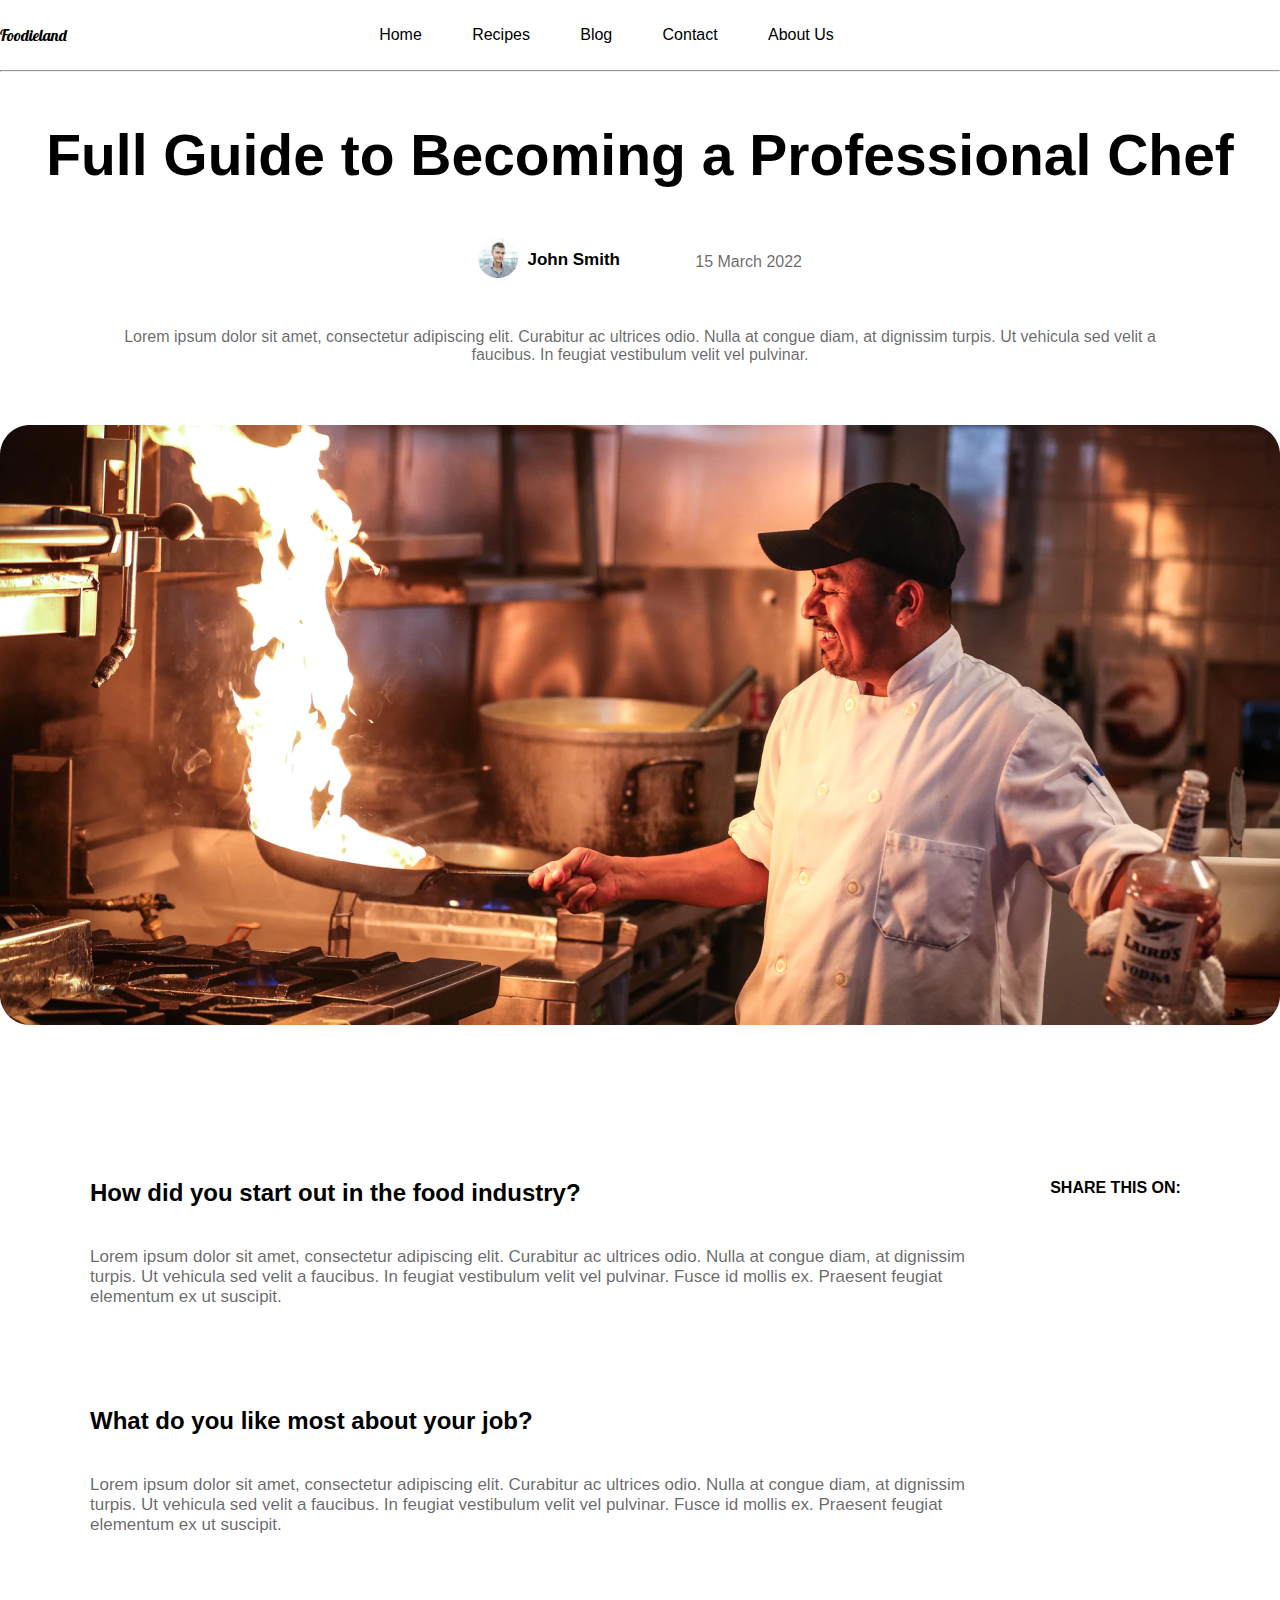
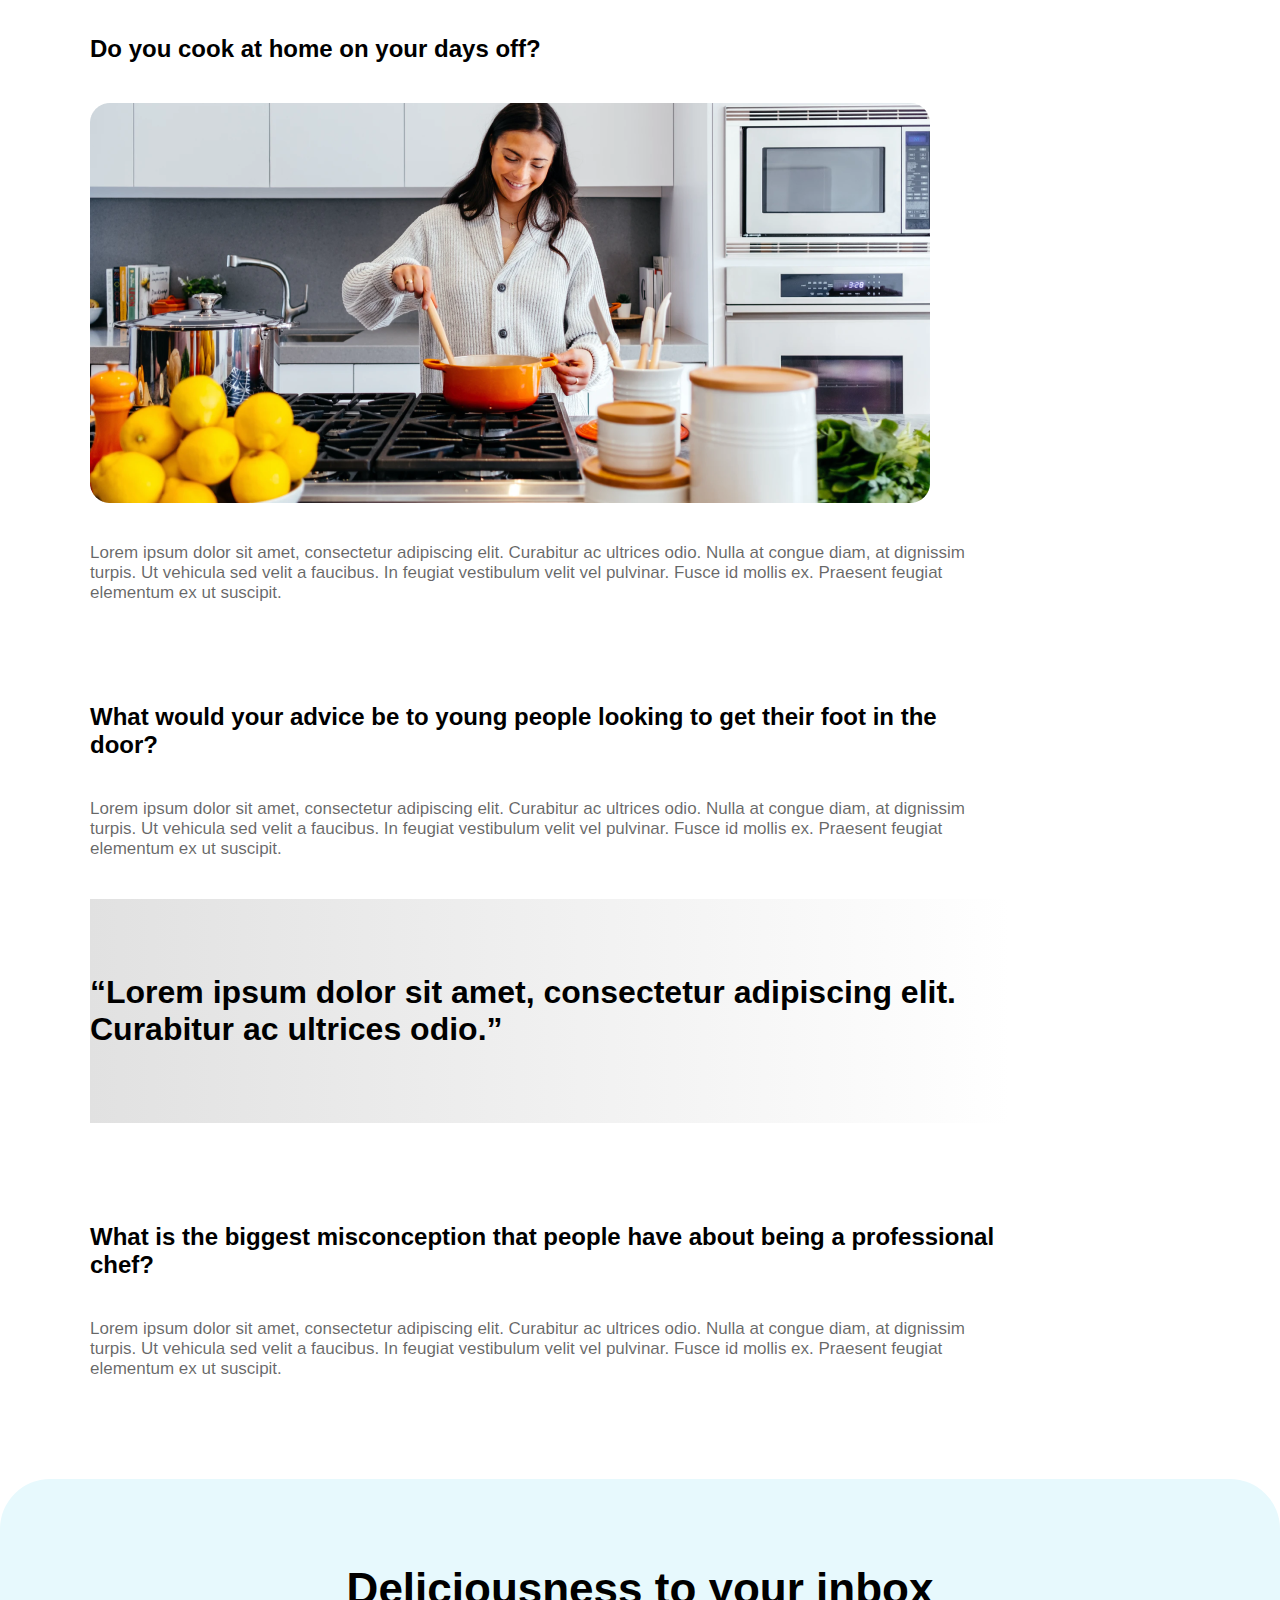
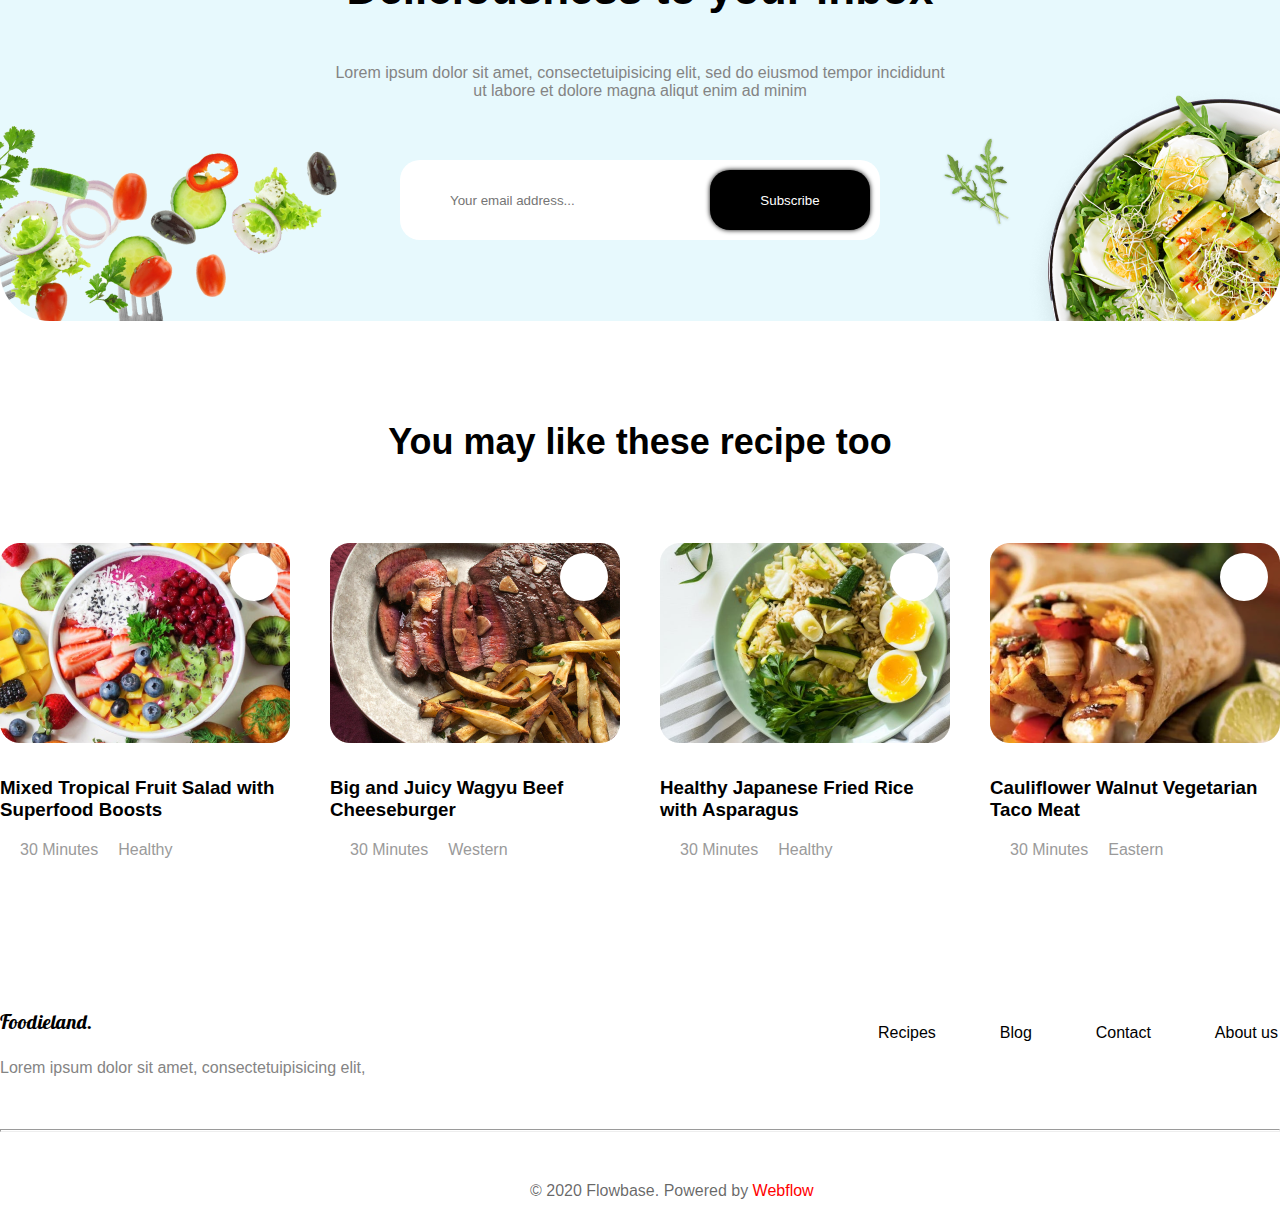
<file: pages/contact.html>
<!DOCTYPE html>
<html lang="en">
<head>
    <meta charset="UTF-8">
    <meta name="viewport" content="width=device-width, initial-scale=1.0">
    <link rel="stylesheet" href="https://cdnjs.cloudflare.com/ajax/libs/font-awesome/6.6.0/css/all.min.css" 
    integrity="sha512-Kc323vGBEqzTmouAECnVceyQqyqdsSiqLQISBL29aUW4U/M7pSPA/gEUZQqv1cwx4OnYxTxve5UMg5GT6L4JJg==" 
    crossorigin="anonymous" referrerpolicy="no-referrer" />
    <link rel="preconnect" href="https://fonts.googleapis.com">
<link rel="preconnect" href="https://fonts.gstatic.com" crossorigin>
<link href="https://fonts.googleapis.com/css2?family=Lobster&display=swap" rel="stylesheet">
    <title>Spicy delicious chicken wings</title>
    <link rel="icon" href="../image/inbox/burger.png">
    <link rel="stylesheet" href="../style/contact.css">
</head>
<body>
    
      <!-- nav -->


      <nav>
        <div class="logo">Foodieland</div>
        <ul>
            <li><a href="../pages/home.html">Home</a></li>
            <li><a href="../pages/recipes.html">Recipes</a></li>
            <li><a href="../pages/blog.html">Blog</a></li>
            <li><a href="../pages/contact.html">Contact</a></li>
            <li><a href="../pages/about.html">About Us</a></li>
        </ul>
        <div class="tarmoqlar">
            <div>
                <a href="#"><i class="fa-brands fa-facebook-f"></i></a>
            </div>
            <div>
                <a href="#"><i class="fa-brands fa-twitter"></i></a>
            </div>
            <div>

                <a href="#"><i class="fa-brands fa-instagram"></i></a>
            </div>
        </div>
    </nav>
    <hr>

    <!-- full -->

    <div class="full">
        <h1>Full Guide to Becoming a Professional Chef</h1>

        <div class="photo">
            <div class="image-container">
                <img src="../image/Ellipse 2.png" alt="">
                <h5>John Smith</h5>
            </div>
            <div class="pp">
                <p>15 March 2022</p>
            </div>
        </div>
        <p class="p1">Lorem ipsum dolor sit amet, consectetur adipiscing elit. Curabitur ac ultrices odio. Nulla at congue diam, at dignissim turpis. Ut vehicula sed velit a faucibus. In feugiat vestibulum velit vel pulvinar.</p>
    </div>

    <div class="mask-group">
        <img src="../image/full/Mask Group (28).png" alt="">
    </div>

    <!-- menu -->

    <menu>
        <div class="wrapper">
            <h2>How did you start out in the food industry?</h2>
            <p>Lorem ipsum dolor sit amet, consectetur adipiscing elit. Curabitur ac ultrices odio. Nulla at congue diam, at dignissim turpis. Ut vehicula sed velit a faucibus. In feugiat vestibulum velit vel pulvinar. Fusce id mollis ex. Praesent feugiat elementum ex ut suscipit.</p>
            <h2>What do you like most about your job?</h2>
            <p>Lorem ipsum dolor sit amet, consectetur adipiscing elit. Curabitur ac ultrices odio. Nulla at congue diam, at dignissim turpis. Ut vehicula sed velit a faucibus. In feugiat vestibulum velit vel pulvinar. Fusce id mollis ex. Praesent feugiat elementum ex ut suscipit.</p>
            <h2>Do you cook at home on your days off?</h2>
            <div class="image11">
                <img src="../image/full/Rectangle 23 (1).png" alt="">
            </div>
            <p>Lorem ipsum dolor sit amet, consectetur adipiscing elit. Curabitur ac ultrices odio. Nulla at congue diam, at dignissim turpis. Ut vehicula sed velit a faucibus. In feugiat vestibulum velit vel pulvinar. Fusce id mollis ex. Praesent feugiat elementum ex ut suscipit.</p>
            <h2>What would your advice be to young people looking to get their foot in the door?</h2>
            <p>Lorem ipsum dolor sit amet, consectetur adipiscing elit. Curabitur ac ultrices odio. Nulla at congue diam, at dignissim turpis. Ut vehicula sed velit a faucibus. In feugiat vestibulum velit vel pulvinar. Fusce id mollis ex. Praesent feugiat elementum ex ut suscipit.</p>
            <div class="text-container">
                <h1>“Lorem ipsum dolor sit amet, consectetur adipiscing elit. Curabitur ac ultrices odio.”</h1>
            </div>
            <h2>What is the biggest misconception that people have about being a professional chef?</h2>
            <p>Lorem ipsum dolor sit amet, consectetur adipiscing elit. Curabitur ac ultrices odio. Nulla at congue diam, at dignissim turpis. Ut vehicula sed velit a faucibus. In feugiat vestibulum velit vel pulvinar. Fusce id mollis ex. Praesent feugiat elementum ex ut suscipit.</p>
        </div>

        <div class="ijtimoiy">
            <h4>SHARE THIS ON:</h4>
            <div class="messenger">
                <div> <a href="#"><i class="fa-brands fa-facebook-f"></i></a></div>
                <div>  <a href="#"><i class="fa-brands fa-twitter"></i></a></div>
                <div>  <a href="#"><i class="fa-brands fa-instagram"></i></a></div>
            </div>
        </div>
    </menu>

          <!-- header {inbox} -->

          <div class="inbox">
            <div class="your">
                <h1>Deliciousness to your inbox</h1>
                <p>Lorem ipsum dolor sit amet, consectetuipisicing elit, sed do eiusmod tempor incididunt ut labore et dolore magna aliqut enim ad minim </p>
                <div class="input-foem">
    
                    <input type="email" name="email" id="email" placeholder="Your email address..."> 
                    <button>Subscribe</button>
                </div>
            </div>
    
                <img class="rasm1" src="../image/inbox/kisspng-salad-salad-fresh-food-healthylife-vegetables-vegetarian-5d42e3a7cb8543 1.png" alt="">
                <img class="rasm2" src="../image/inbox/Photo.png" alt="">
        </div>


        <!-- kyingi menu -->

    <div class="recipe">
        <div class="teex">
            <h1>You may like these recipe too</h1>
        </div>
        <div class="recipe-img">
            <div class="boox">
                <button class="heart-button"><i class="fa-solid fa-heart"></i></button>
                <img src="../image/recipe/Mask Group (9).png" alt="">
                <h3>Mixed Tropical Fruit Salad with Superfood Boosts </h3>
                <ul>
                    <li><i class="fa-solid fa-clock"></i>30 Minutes</li>
                    <li class="li1"><i class="fa-solid fa-utensils"></i>Healthy</li>
                </ul>
            </div>
            <div class="boox">
                <button class="heart-button"><i class="fa-solid fa-heart"></i></button>
                <img src="../image/recipe/Mask Group (10).png" alt="">
                <h3>Big and Juicy Wagyu Beef Cheeseburger</h3>
                <ul>
                    <li><i class="fa-solid fa-clock"></i>30 Minutes</li>
                    <li class="li1"><i class="fa-solid fa-utensils"></i>Western</li>
                </ul>
            </div>
            <div class="boox">
                <button class="heart-button"><i class="fa-solid fa-heart"></i></button>
                <img src="../image/recipe/Mask Group (11).png" alt="">
                <h3>Healthy Japanese Fried Rice with Asparagus</h3>
                <ul>
                    <li><i class="fa-solid fa-clock"></i>30 Minutes</li>
                    <li class="li1"><i class="fa-solid fa-utensils"></i>Healthy</li>
                </ul>
            </div>
            <div class="boox">
                <button class="heart-button"><i class="fa-solid fa-heart"></i></button>
                <img src="../image/recipe/Mask Group (12).png" alt="">
                <h3>Cauliflower Walnut Vegetarian Taco Meat</h3>
                <ul>
                    <li><i class="fa-solid fa-clock"></i>30 Minutes</li>
                    <li class="li1"><i class="fa-solid fa-utensils"></i>Eastern</li>
                </ul>
            </div>
        </div>
    </div>
    
        <!-- footer -->
    
        <footer>
            
            <div class="loggo">
                <h4 class="food">Foodieland.</h4>
                <p>Lorem ipsum dolor sit amet, consectetuipisicing elit, </p>
            </div>
            <ul class="fot">
                <li>Recipes</li>
                <li>Blog</li>
                <li>Contact</li>
                <li>About us</li>
            </ul>
            <hr>
    
           
            <p class="p2">© 2020 Flowbase. Powered by <span>Webflow</span></p>
            <ul class="ijtimoiy1">
                <li><i class="fa-brands fa-facebook-f"></i></li>
                <li><i class="fa-brands fa-twitter"></i></li>
                <li><i class="fa-brands fa-instagram"></i></li>
            </ul>
            
        </footer>
</body>
</file>
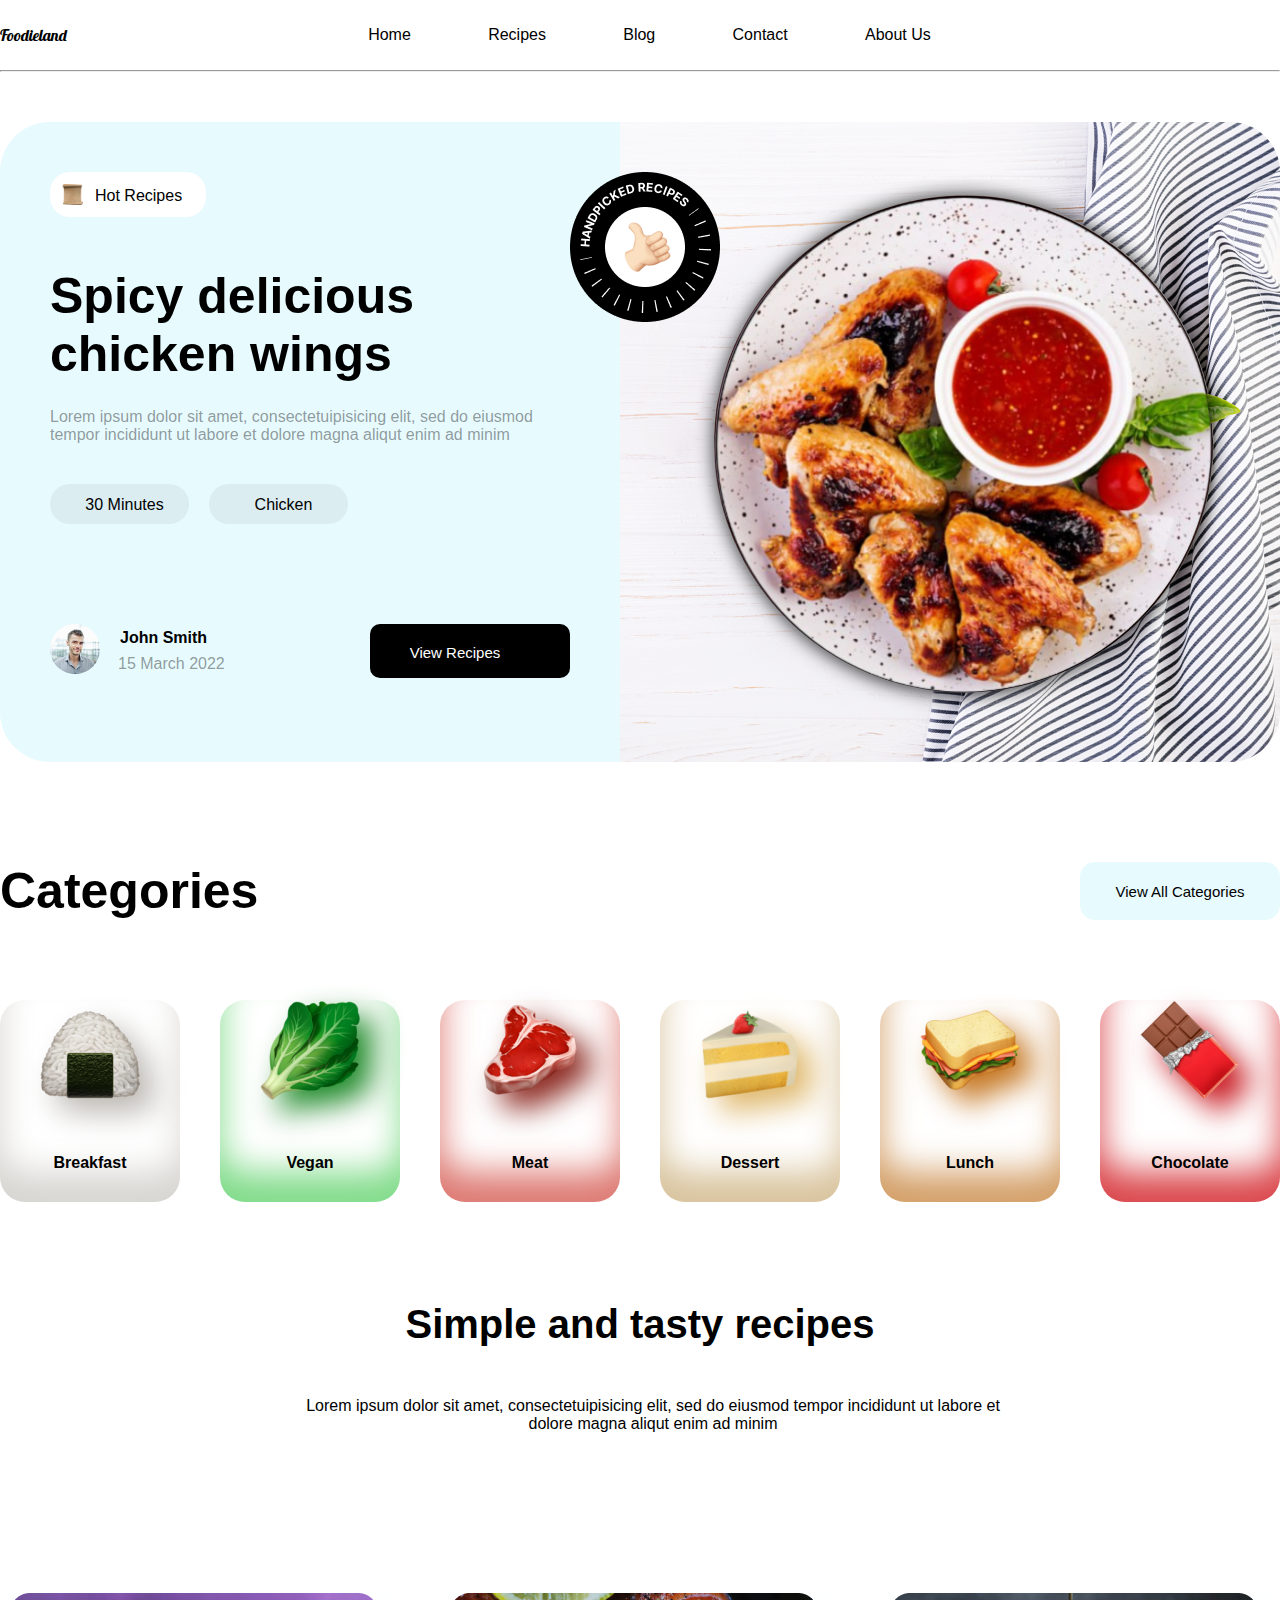
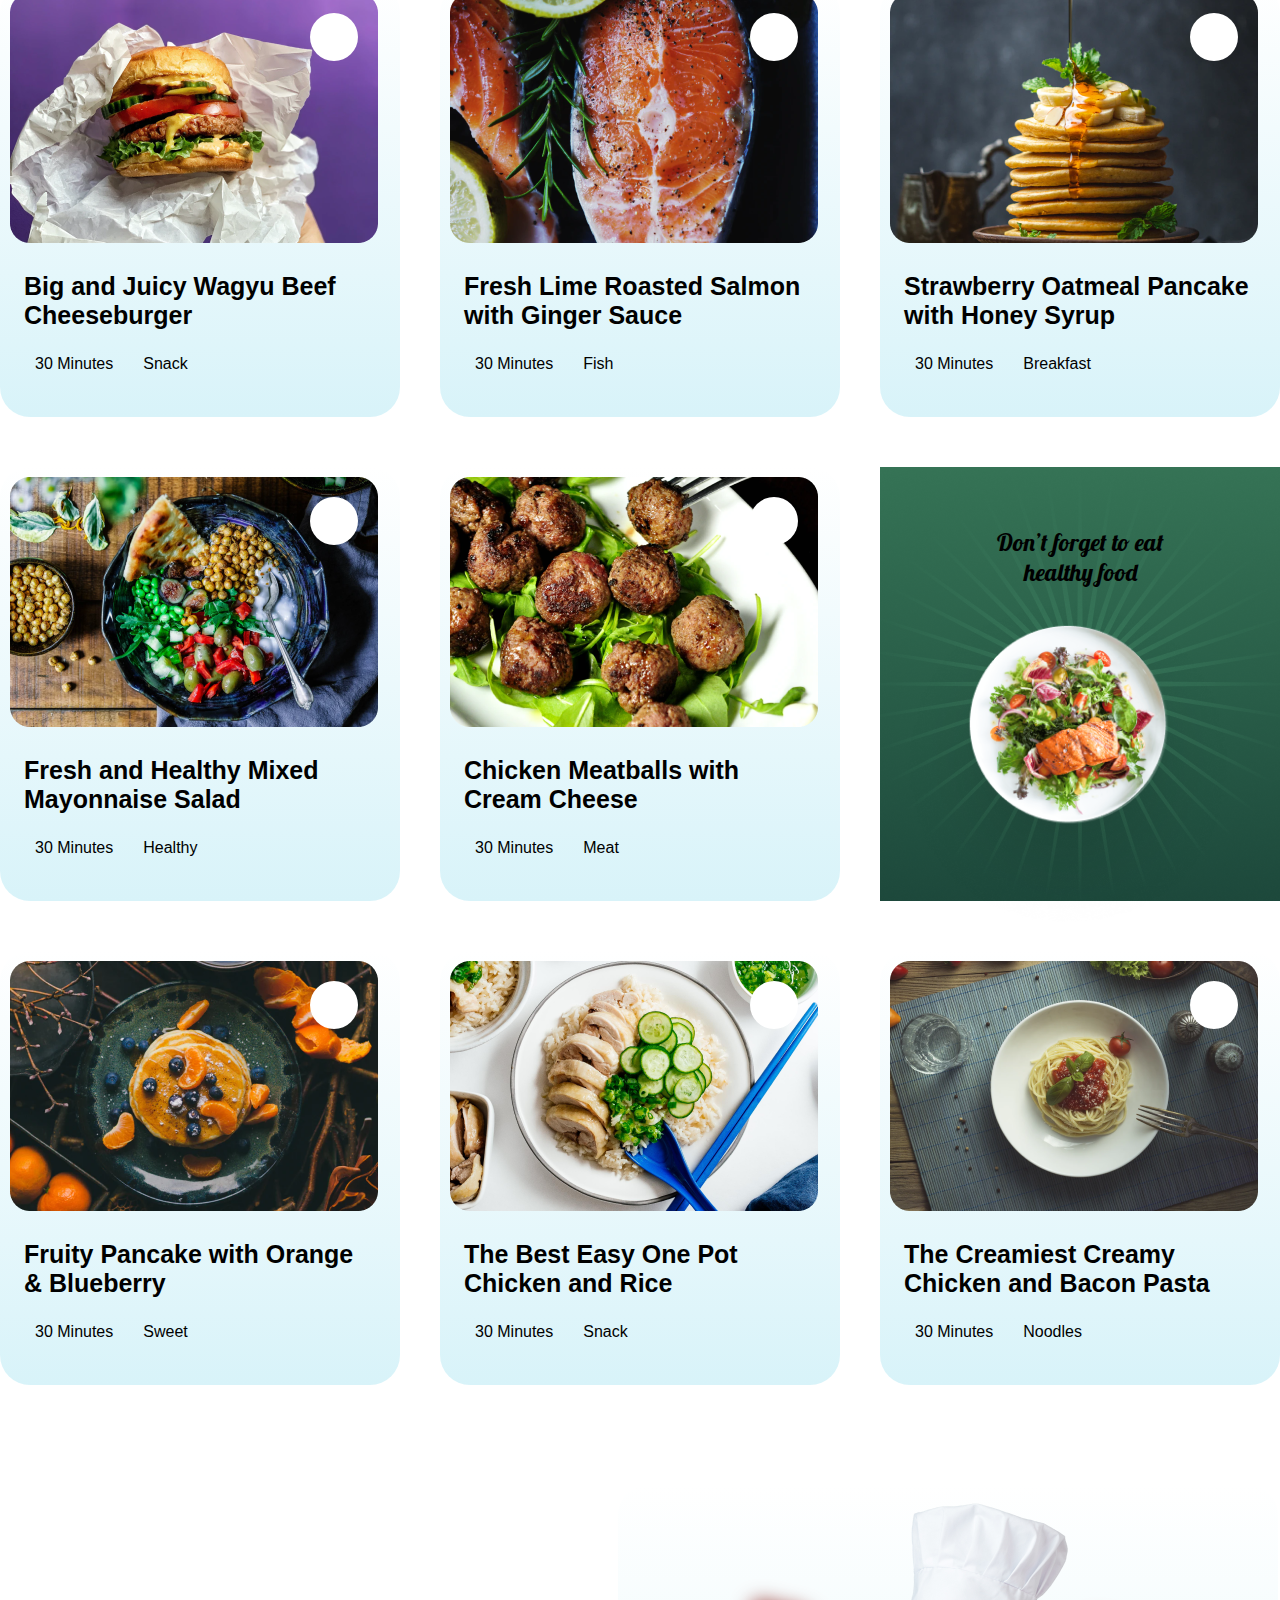
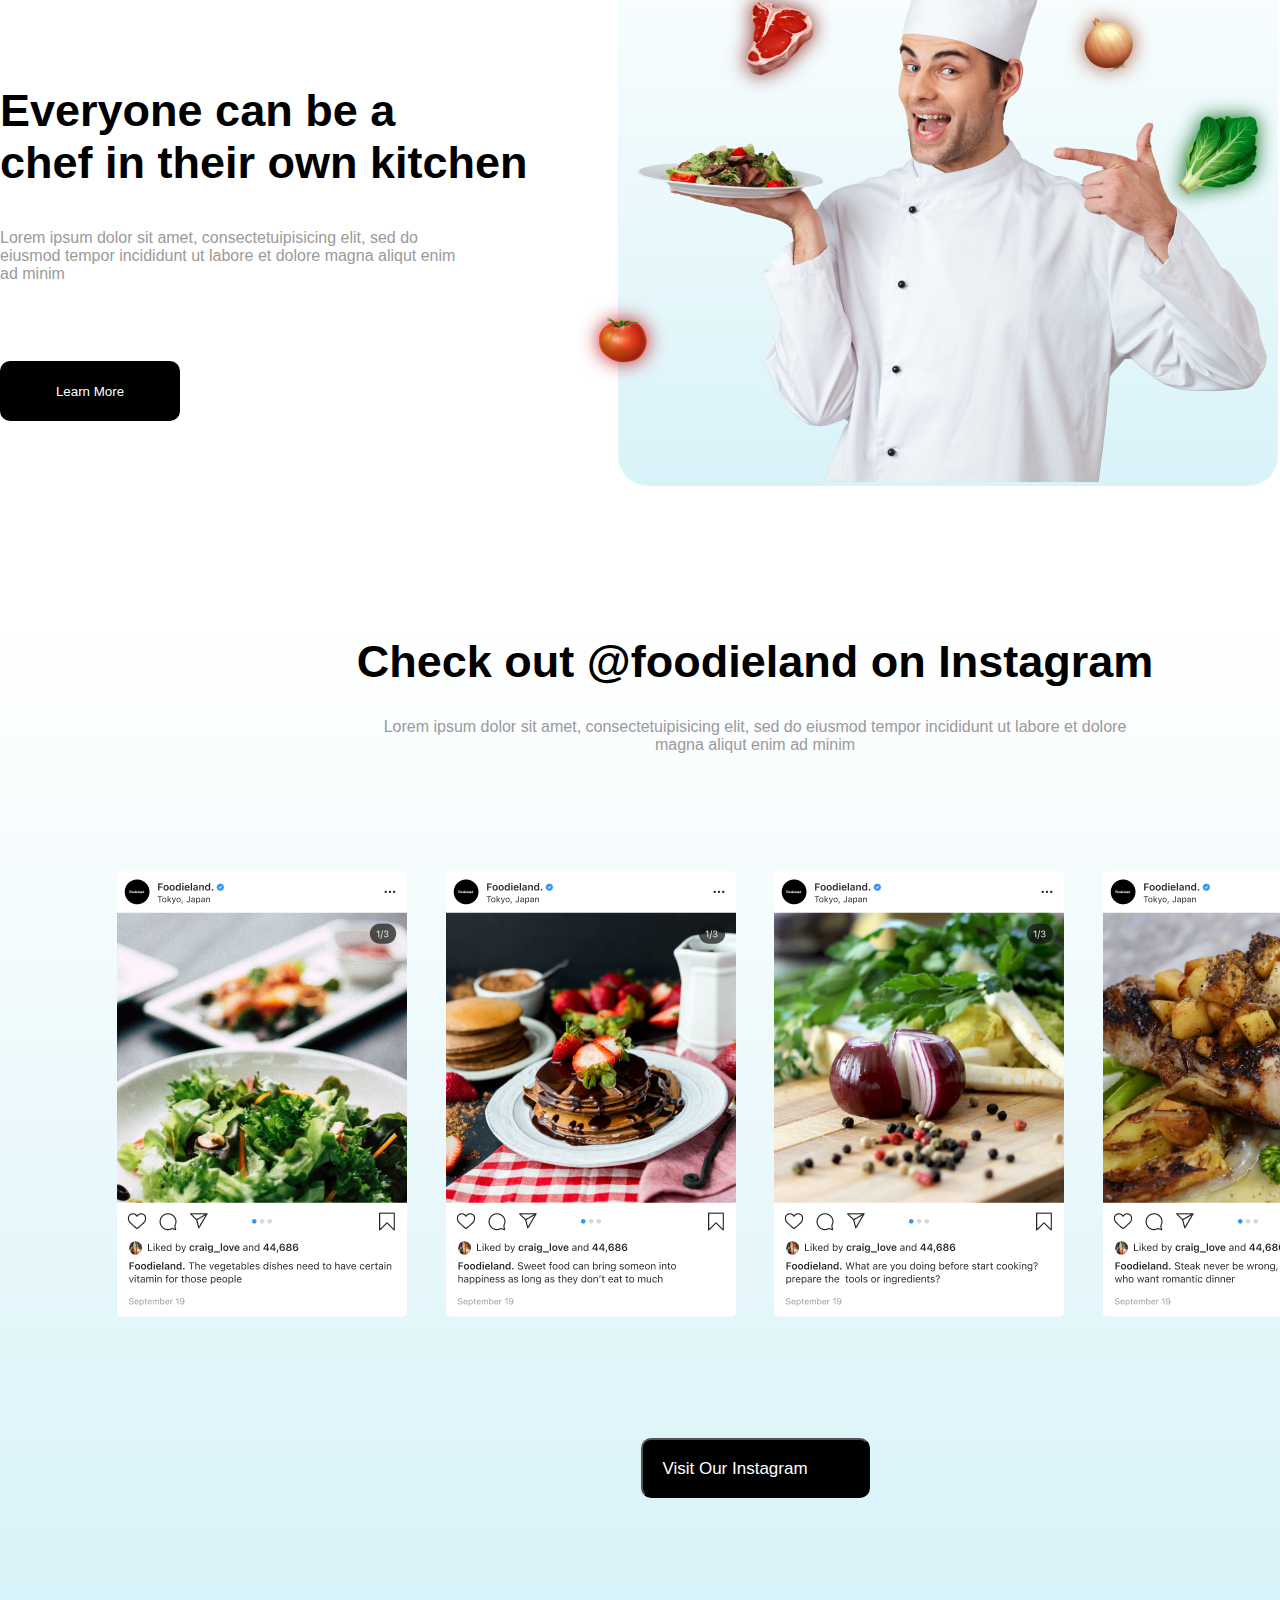
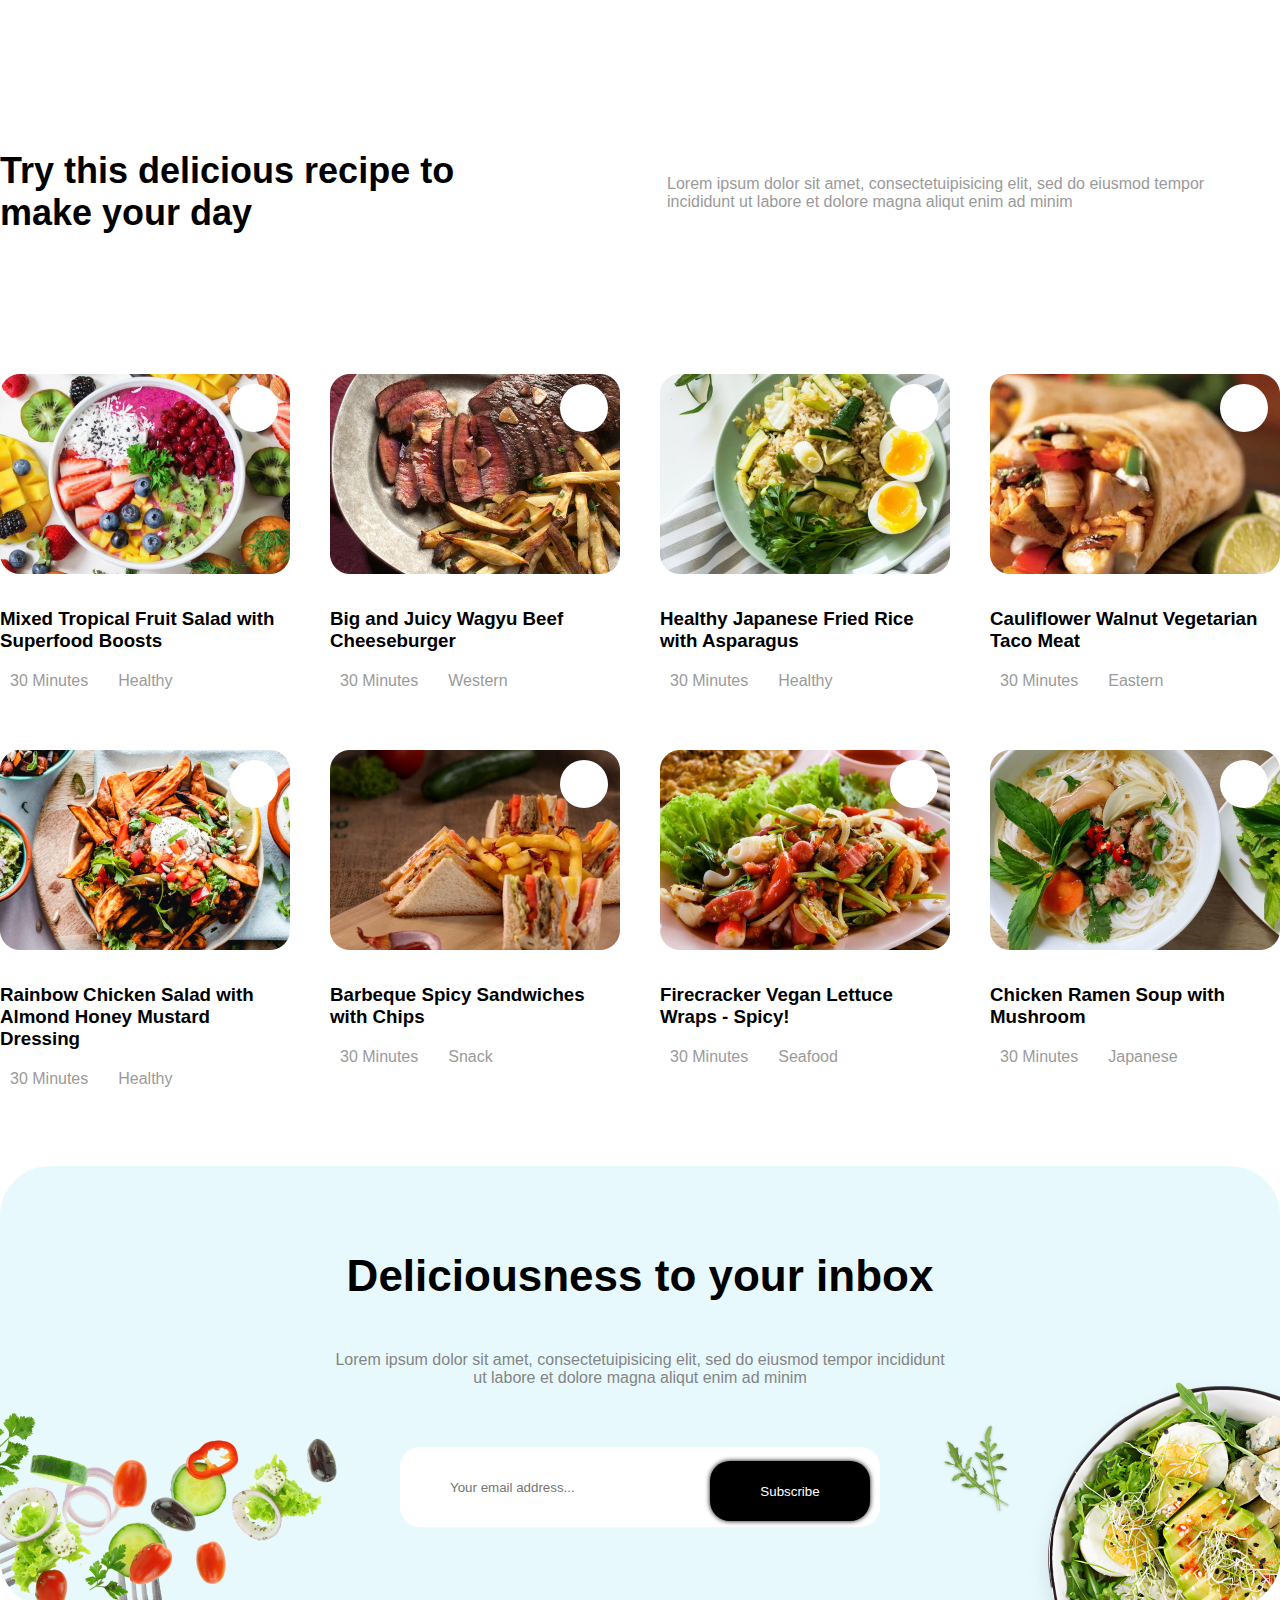
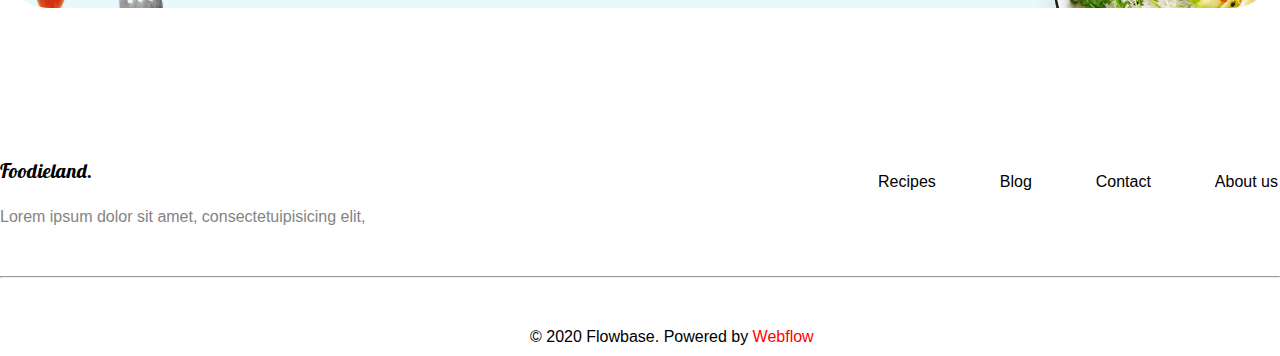
<file: pages/home.html>
<!DOCTYPE html>
<html lang="en">
<head>
    <meta charset="UTF-8">
    <meta name="viewport" content="width=device-width, initial-scale=1.0">
    <link rel="stylesheet" href="https://cdnjs.cloudflare.com/ajax/libs/font-awesome/6.6.0/css/all.min.css" 
    integrity="sha512-Kc323vGBEqzTmouAECnVceyQqyqdsSiqLQISBL29aUW4U/M7pSPA/gEUZQqv1cwx4OnYxTxve5UMg5GT6L4JJg==" 
    crossorigin="anonymous" referrerpolicy="no-referrer" />
    <link rel="preconnect" href="https://fonts.googleapis.com">
<link rel="preconnect" href="https://fonts.gstatic.com" crossorigin>
<link href="https://fonts.googleapis.com/css2?family=Lobster&display=swap" rel="stylesheet">
    <title>Spicy delicious chicken wings</title>
    <link rel="icon" href="../image/inbox/burger.png">
    <link rel="stylesheet" href="../style/home.css">
</head>
<body>

    <!-- header (nav) -->

    <nav>
        <div class="logo">Foodieland</div>
        <ul>
            <li><a href="../pages/home.html">Home</a></li>
            <li><a href="../pages/recipes.html">Recipes</a></li>
            <li><a href="../pages/blog.html">Blog</a></li>
            <li><a href="../pages/contact.html">Contact</a></li>
            <li><a href="../pages/about.html">About Us</a></li>
        </ul>
        <div class="tarmoqlar">
            <a href="#"><i class="fa-brands fa-facebook-f"></i></a>
            <a href="#"><i class="fa-brands fa-twitter"></i></a>
            <a href="#"><i class="fa-brands fa-instagram"></i></a>
        </div>
    </nav>
    <hr>
    
    <!-- header(menu) -->
    
    <menu>
        <div class="imagess">
            <img src="../image/doira.jpg" alt="">
        </div>
        <div class="images"><img src="../image/Badge.png" alt=""></div>
        <div class="wraper">
            <div class="hot">
                <img src="../image/image 14.png" alt=""><p>Hot Recipes</p>
            </div>
            <h1>Spicy delicious chicken wings</h1>
            <p class="p1">Lorem ipsum dolor sit amet, consectetuipisicing elit, sed do eiusmod tempor incididunt ut labore et dolore magna aliqut enim ad minim </p>
            <ul>
                <li><i class="fa-solid fa-clock"></i>30 Minutes</li>
                <li class="li1"><i class="fa-solid fa-utensils"></i>Chicken</li>
            </ul>
            <div class="wrap">
                <div class="banner">
                    <div class="imgg"><img src="../image/Ellipse 2.png" alt=""></div>
                    <div class="text">
                        <h4>John Smith</h4>
                    <p>15 March 2022</p>
                </div>
            </div>
            <button>View Recipes<i class="fa-solid fa-circle-play"></i></button>
        </div>
    </div>
    <div class="image">
            <img src="../image/baked-chicken-wings-asian-style-tomatoes-sauce-plate 1.png" alt="">
        </div>
    </menu>

    <!-- header (categories) -->

    <div class="categories">
        <div class="cat">
            <h1>Categories</h1>
            <button>View All Categories</button>
        </div>
        <div class="catego">
            <div class="categ break">
                <img class="Breakfast" src="../image/Categories/image 25.png" alt="">
                <h4>Breakfast</h4>
            </div>
            <div class="categ veg">
                <img class="Vegan" src="../image/Categories/image 20.png" alt="">
                <h4>Vegan</h4>
            </div>
            <div class="categ mea">
                <img class="Meat" src="../image/Categories/image 21.png" alt="">
                <h4>Meat</h4>
            </div>
            <div class="categ des">
                <img class="Dessert" src="../image/Categories/image 22.png" alt="">
                <h4>Dessert</h4>
            </div>
            <div class="categ lun">
                <img class="Lunch" src="../image/Categories/image 23.png" alt="">
                <h4>Lunch</h4>
            </div>
            <div class="categ choco">
                <img class="Chocolate" src="../image/Categories/image 24.png" alt="">
                <h4>Chocolate</h4>
            </div>
        </div>
    </div>

    <!-- header (Simple and tasty recipes) -->

    <div class="Simple">
        <h1>Simple and tasty recipes</h1>
        <p>Lorem ipsum dolor sit amet, consectetuipisicing elit, sed do eiusmod tempor incididunt ut labore et dolore magna aliqut enim ad minim </p>
        <div class="boxes">

            <div class="box">
                <button class="heart-button"><i class="fa-solid fa-heart"></i></button>
                <img src="../image/simple/Mask Group.png" alt="">
                <h3>Big and Juicy Wagyu Beef Cheeseburger</h3>
                <ul>
                    <li><i class="fa-solid fa-clock"></i>30 Minutes</li>
                    <li class="li1"><i class="fa-solid fa-utensils"></i>Snack</li>
                </ul>
            </div>
            <div class="box">
                <button class="heart-button"><i class="fa-solid fa-heart"></i></button>
                <img src="../image/simple/Mask Group (1).png" alt="">
                <h3>Fresh Lime Roasted Salmon with Ginger Sauce</h3>
                <ul>
                    <li><i class="fa-solid fa-clock"></i>30 Minutes</li>
                    <li class="li1"><i class="fa-solid fa-utensils"></i>Fish</li>
                </ul>
            </div>
            <div class="box">
                <button class="heart-button"><i class="fa-solid fa-heart"></i></button>
                <img src="../image/simple/Mask Group (2).png" alt="">
                <h3>Strawberry Oatmeal Pancake with Honey Syrup</h3>
                <ul>
                    <li><i class="fa-solid fa-clock"></i>30 Minutes</li>
                    <li class="li1"><i class="fa-solid fa-utensils"></i>Breakfast</li>
                </ul>
            </div>
            <div class="box">
                <button class="heart-button"><i class="fa-solid fa-heart"></i></button>
                <img src="../image/simple/Mask Group (3).png" alt="">
                <h3>Fresh and Healthy Mixed Mayonnaise Salad</h3>
                <ul>
                    <li><i class="fa-solid fa-clock"></i>30 Minutes</li>
                    <li class="li1"><i class="fa-solid fa-utensils"></i>Healthy</li>
                </ul>
            </div>
            <div class="box">
                <button class="heart-button"><i class="fa-solid fa-heart"></i></button>
                <img src="../image/simple/Mask Group (4).png" alt="">
                <h3>Chicken Meatballs with Cream Cheese</h3>
                <ul>
                    <li><i class="fa-solid fa-clock"></i>30 Minutes</li>
                    <li class="li1"><i class="fa-solid fa-utensils"></i>Meat</li>
                </ul>
            </div>
            <div class="box1">
                <h4>Don’t forget to eat 
                    healthy food</h4>
                <img src="../image/simple/01.png" alt="">
                
            </div>
            <div class="box">
                <button class="heart-button"><i class="fa-solid fa-heart"></i></button>
                <img src="../image/simple/Mask Group (6).png" alt="">
                <h3>Fruity Pancake with Orange & Blueberry</h3>
                <ul>
                    <li><i class="fa-solid fa-clock"></i>30 Minutes</li>
                    <li class="li1"><i class="fa-solid fa-utensils"></i>Sweet</li>
                </ul>
            </div>
            <div class="box">
                <button class="heart-button"><i class="fa-solid fa-heart"></i></button>
                <img src="../image/simple/Mask Group (7).png" alt="">
                <h3>The Best Easy One Pot Chicken and Rice</h3>
                <ul>
                    <li><i class="fa-solid fa-clock"></i>30 Minutes</li>
                    <li class="li1"><i class="fa-solid fa-utensils"></i>Snack</li>
                </ul>
            </div>
            <div class="box">
                <button class="heart-button"><i class="fa-solid fa-heart"></i>
                </button>
                <img src="../image/simple/Mask Group (8).png" alt="">
                <h3>The Creamiest Creamy Chicken and Bacon Pasta</h3>
                <ul>
                    <li><i class="fa-solid fa-clock"></i>30 Minutes</li>
                    <li class="li1"><i class="fa-solid fa-utensils"></i>Noodles</li>
                </ul>
            </div>
        </div>
    </div>
    <!-- header (Everyone) -->
    <div class="everyone">
        <div class="textt">

            <h1>Everyone can be a <br>
                chef in their own kitchen</h1>
                <p>Lorem ipsum dolor sit amet, consectetuipisicing elit, sed do eiusmod tempor incididunt ut labore et dolore magna aliqut enim ad minim </p>
                <br>
                <button>Learn More</button>
        </div>

            <div class="oshpaz">
                <img class="pomidor" src="../image/ever/image 27.png" alt="">
                <img class="gusht" src="../image/ever/image 21 (1).png" alt="">
                <img class="piyoz" src="../image/ever/image 28.png" alt="">
                <img class="kukat" src="../image/ever/image 20 (1).png" alt="">
                <div class="oshpazz">
                    <img src="../image/ever/portrait-happy-male-chef-dressed-uniform 1.png" alt="">
                </div>
            </div>
    </div>
    
    <!-- head (Check) -->
     <div class="check">
        <div class="tex">
            <h1>Check out @foodieland on Instagram</h1>
            <p>Lorem ipsum dolor sit amet, consectetuipisicing elit, sed do eiusmod tempor incididunt ut labore et dolore magna aliqut enim ad minim </p>

        </div>
        <div class="instagramimg">
            <img src="../image/check/Post.png" alt="">
            <img  src="../image/check/Post (1).png" alt="">
            <img  src="../image/check/Post (2).png" alt="">
            <img src="../image/check/Post (3).png" alt="">
        </div>
        <button>Visit Our Instagram<i class="fa-brands fa-instagram"></i></button>
     </div>
    

     <!-- header (Try this delicious recipe o make your day) -->
     <div class="recipe">
        <div class="teex">
            <h1>Try this delicious recipe
                to make your day</h1>
                <p>Lorem ipsum dolor sit amet, consectetuipisicing elit, sed do eiusmod tempor incididunt ut labore et dolore magna aliqut enim ad minim </p>
            
        </div>
        <div class="recipe-img">
            <div class="boox">
                <button class="heart-button"><i class="fa-solid fa-heart"></i></button>
                <img src="../image/recipe/Mask Group (9).png" alt="">
                <h3>Mixed Tropical Fruit Salad with Superfood Boosts </h3>
                <ul>
                    <li><i class="fa-solid fa-clock"></i>30 Minutes</li>
                    <li class="li1"><i class="fa-solid fa-utensils"></i>Healthy</li>
                </ul>
            </div>
            <div class="boox">
                <button class="heart-button"><i class="fa-solid fa-heart"></i></button>
                <img src="../image/recipe/Mask Group (10).png" alt="">
                <h3>Big and Juicy Wagyu Beef Cheeseburger</h3>
                <ul>
                    <li><i class="fa-solid fa-clock"></i>30 Minutes</li>
                    <li class="li1"><i class="fa-solid fa-utensils"></i>Western</li>
                </ul>
            </div>
            <div class="boox">
                <button class="heart-button"><i class="fa-solid fa-heart"></i></button>
                <img src="../image/recipe/Mask Group (11).png" alt="">
                <h3>Healthy Japanese Fried Rice with Asparagus</h3>
                <ul>
                    <li><i class="fa-solid fa-clock"></i>30 Minutes</li>
                    <li class="li1"><i class="fa-solid fa-utensils"></i>Healthy</li>
                </ul>
            </div>
            <div class="boox">
                <button class="heart-button"><i class="fa-solid fa-heart"></i></button>
                <img src="../image/recipe/Mask Group (12).png" alt="">
                <h3>Cauliflower Walnut Vegetarian Taco Meat</h3>
                <ul>
                    <li><i class="fa-solid fa-clock"></i>30 Minutes</li>
                    <li class="li1"><i class="fa-solid fa-utensils"></i>Eastern</li>
                </ul>
            </div>
            <div class="boox">
                <button class="heart-button"><i class="fa-solid fa-heart"></i></button>
                <img src="../image/recipe/Mask Group (13).png" alt="">
                <h3>Rainbow Chicken Salad with Almond Honey Mustard Dressing</h3>
                <ul>
                    <li><i class="fa-solid fa-clock"></i>30 Minutes</li>
                    <li class="li1"><i class="fa-solid fa-utensils"></i>Healthy</li>
                </ul>
            </div>
            <div class="boox">
                <button class="heart-button"><i class="fa-solid fa-heart"></i></button>
                <img src="../image/recipe/Mask Group (14).png" alt="">
                <h3>Barbeque Spicy Sandwiches with Chips </h3>
                <ul>
                    <li><i class="fa-solid fa-clock"></i>30 Minutes</li>
                    <li class="li1"><i class="fa-solid fa-utensils"></i>Snack</li>
                </ul>
            </div>
            <div class="boox">
                <button class="heart-button"><i class="fa-solid fa-heart"></i></button>
                <img src="../image/recipe/Mask Group (15).png" alt="">
                <h3>Firecracker Vegan Lettuce Wraps - Spicy! </h3>
                <ul>
                    <li><i class="fa-solid fa-clock"></i>30 Minutes</li>
                    <li class="li1"><i class="fa-solid fa-utensils"></i>Seafood</li>
                </ul>
            </div>
            <div class="boox">
                <button class="heart-button"><i class="fa-solid fa-heart"></i></button>
                <img src="../image/recipe/Mask Group (16).png" alt="">
                <h3>Chicken Ramen Soup with Mushroom  </h3>
                <ul>
                    <li><i class="fa-solid fa-clock"></i>30 Minutes</li>
                    <li class="li1"><i class="fa-solid fa-utensils"></i>Japanese</li>
                </ul>
            </div>
        </div>
    </div>

    <!-- header {inbox} -->

    <div class="inbox">
        <div class="your">
            <h1>Deliciousness to your inbox</h1>
            <p>Lorem ipsum dolor sit amet, consectetuipisicing elit, sed do eiusmod tempor incididunt ut labore et dolore magna aliqut enim ad minim </p>
            <input type="email" name="email" id="email" placeholder="Your email address..."> <button>Subscribe</button>
        </div>
        <img class="rasm1" src="../image/inbox/kisspng-salad-salad-fresh-food-healthylife-vegetables-vegetarian-5d42e3a7cb8543 1.png" alt="">
        <img class="rasm2" src="../image/inbox/Photo.png" alt="">
    </div>

    <!-- footer -->

    <footer>
        
        <div class="loggo">
            <h4 class="food">Foodieland.</h4>
            <p>Lorem ipsum dolor sit amet, consectetuipisicing elit, </p>
        </div>
        <ul class="fot">
            <li>Recipes</li>
            <li>Blog</li>
            <li>Contact</li>
            <li>About us</li>
        </ul>
        <hr>

       
        <p class="p2">© 2020 Flowbase. Powered by <span>Webflow</span></p>
        <ul class="ijtimoiy">
            <li><i class="fa-brands fa-facebook-f"></i></li>
            <li><i class="fa-brands fa-twitter"></i></li>
            <li><i class="fa-brands fa-instagram"></i></li>
        </ul>
        
    </footer>
    
</body>
</html>
</file>
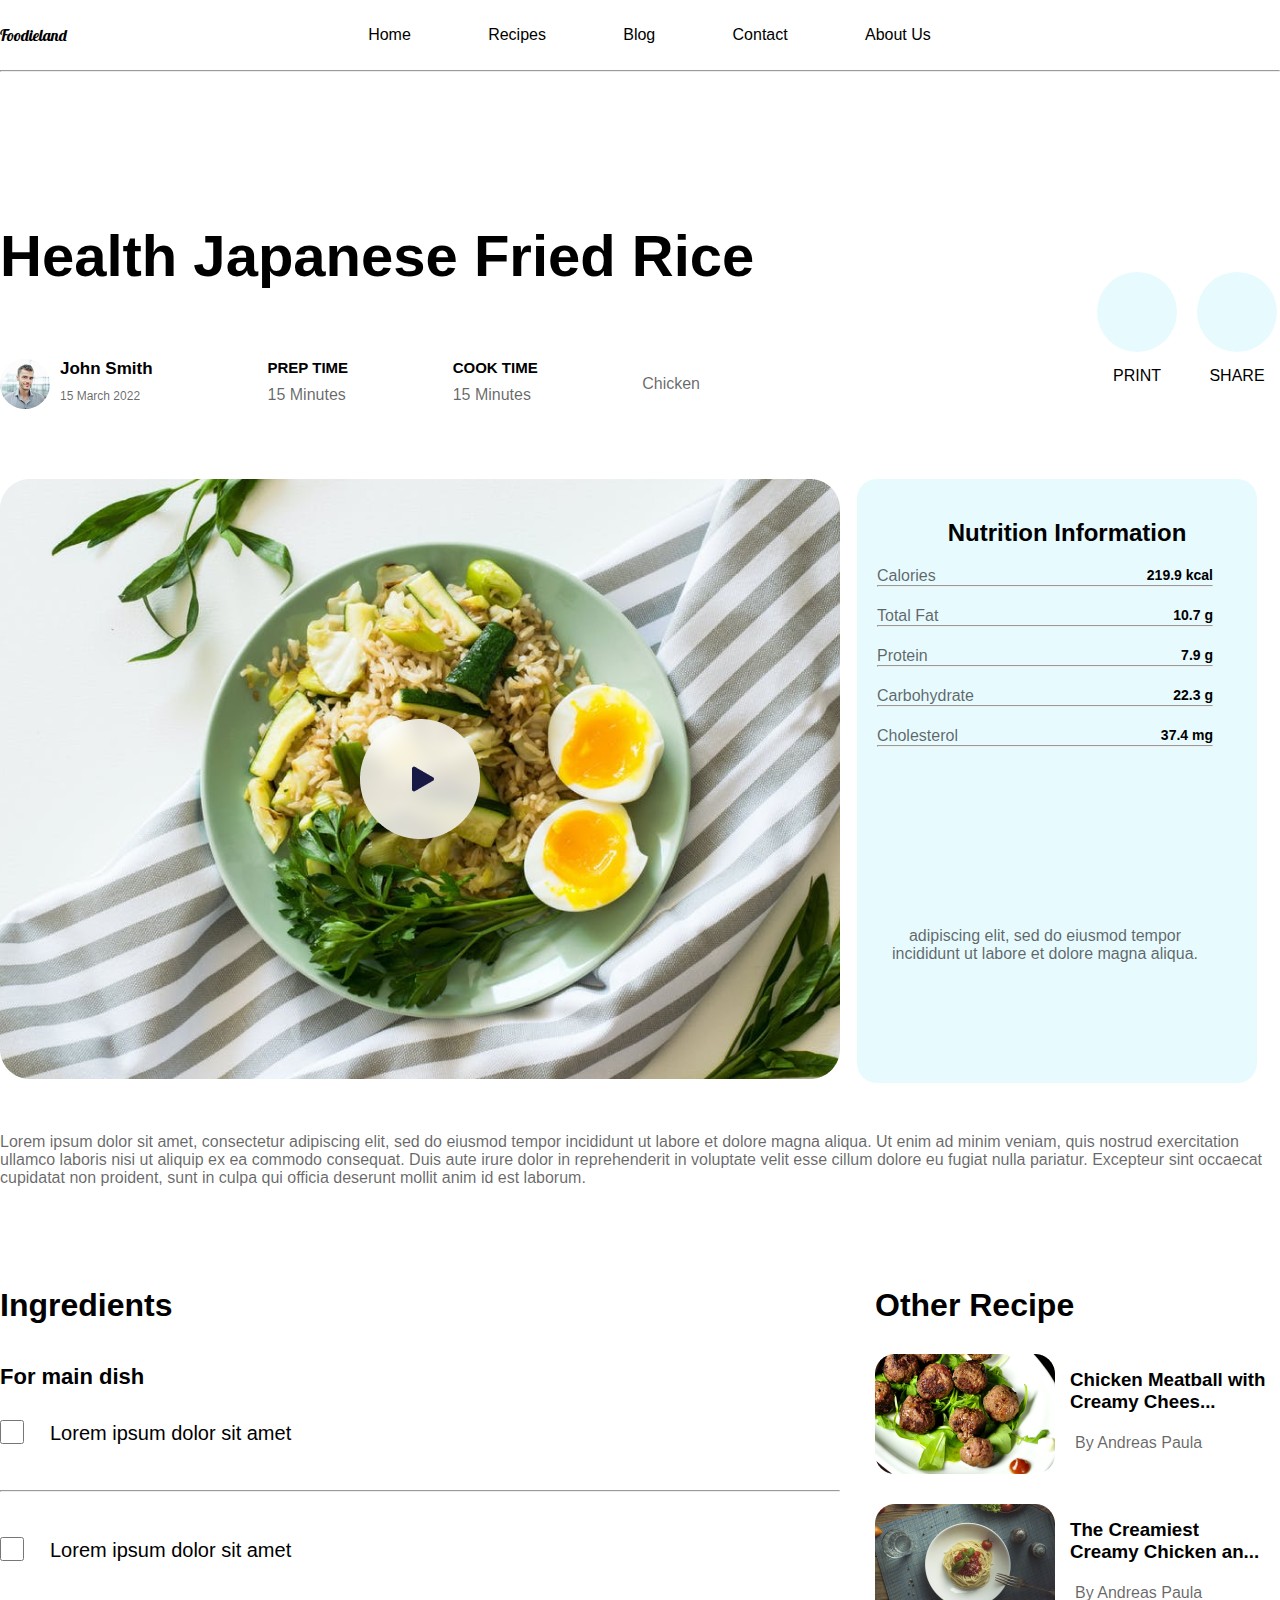
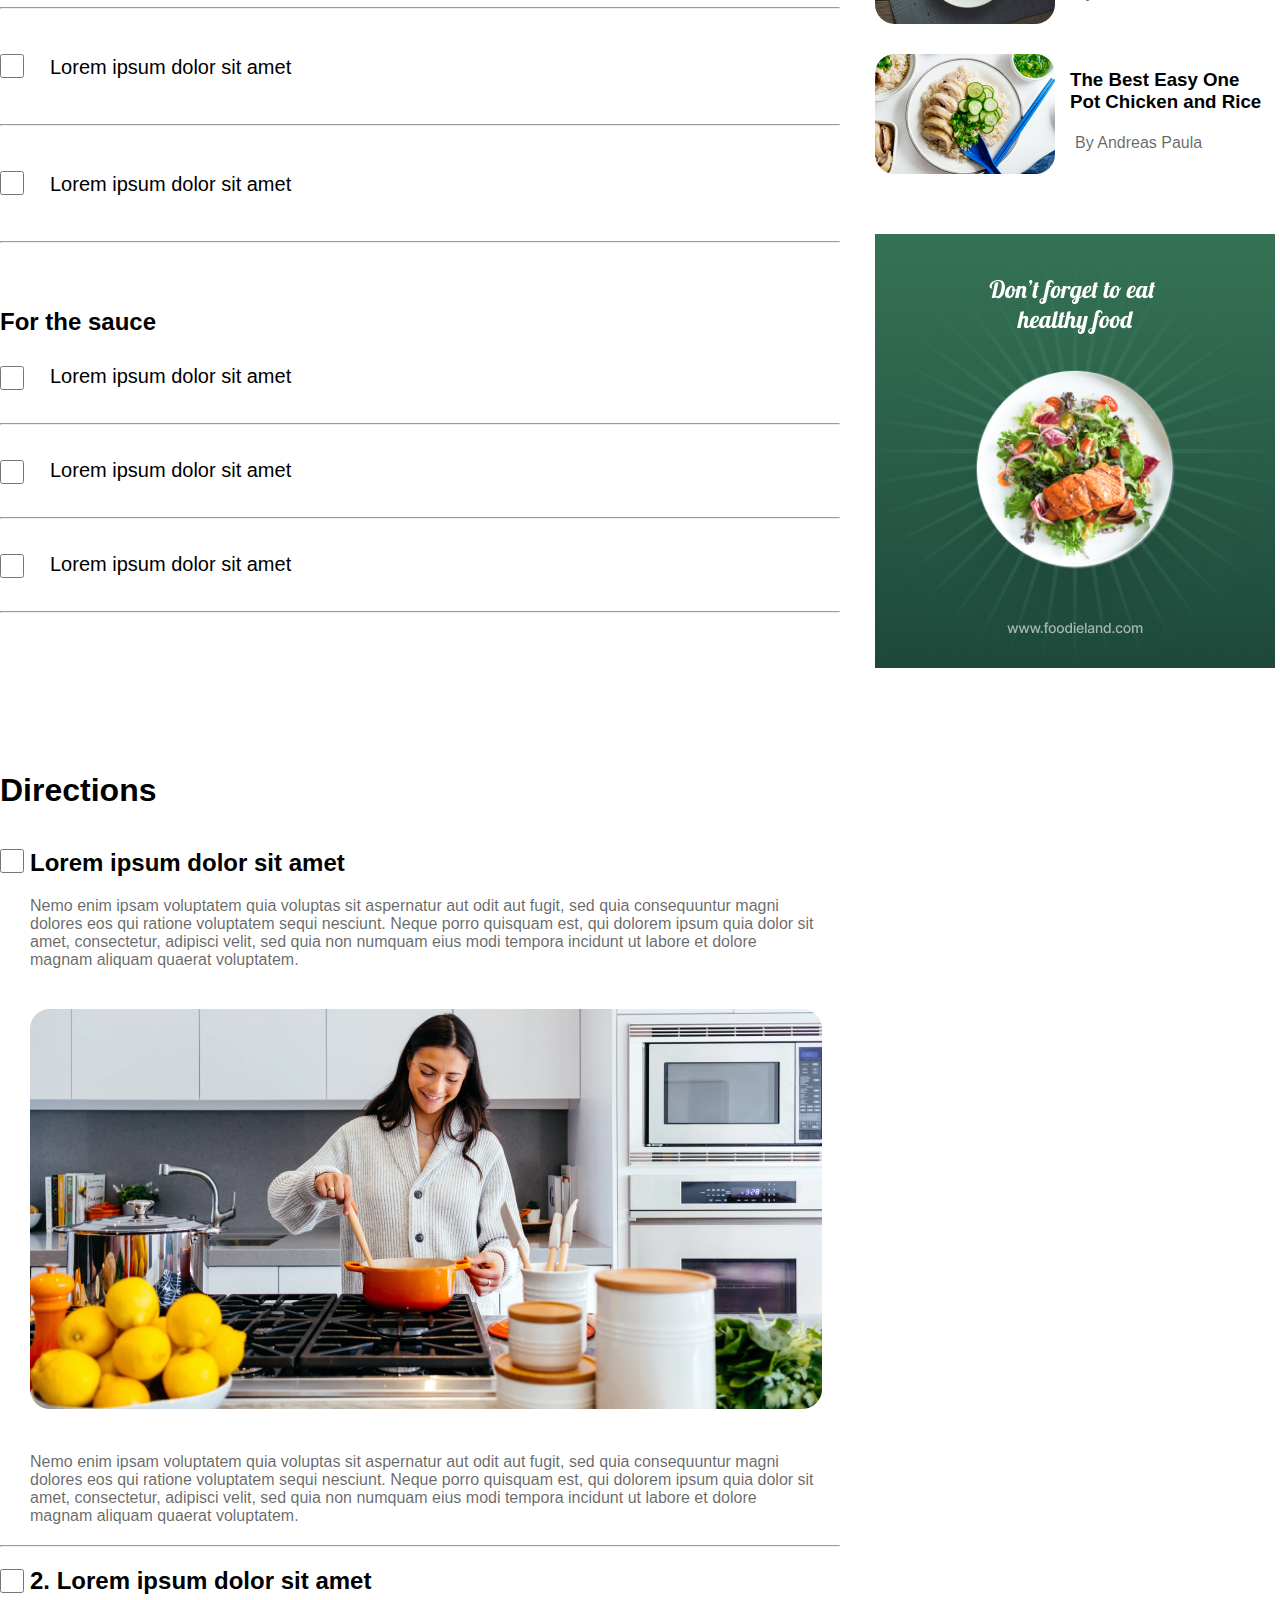
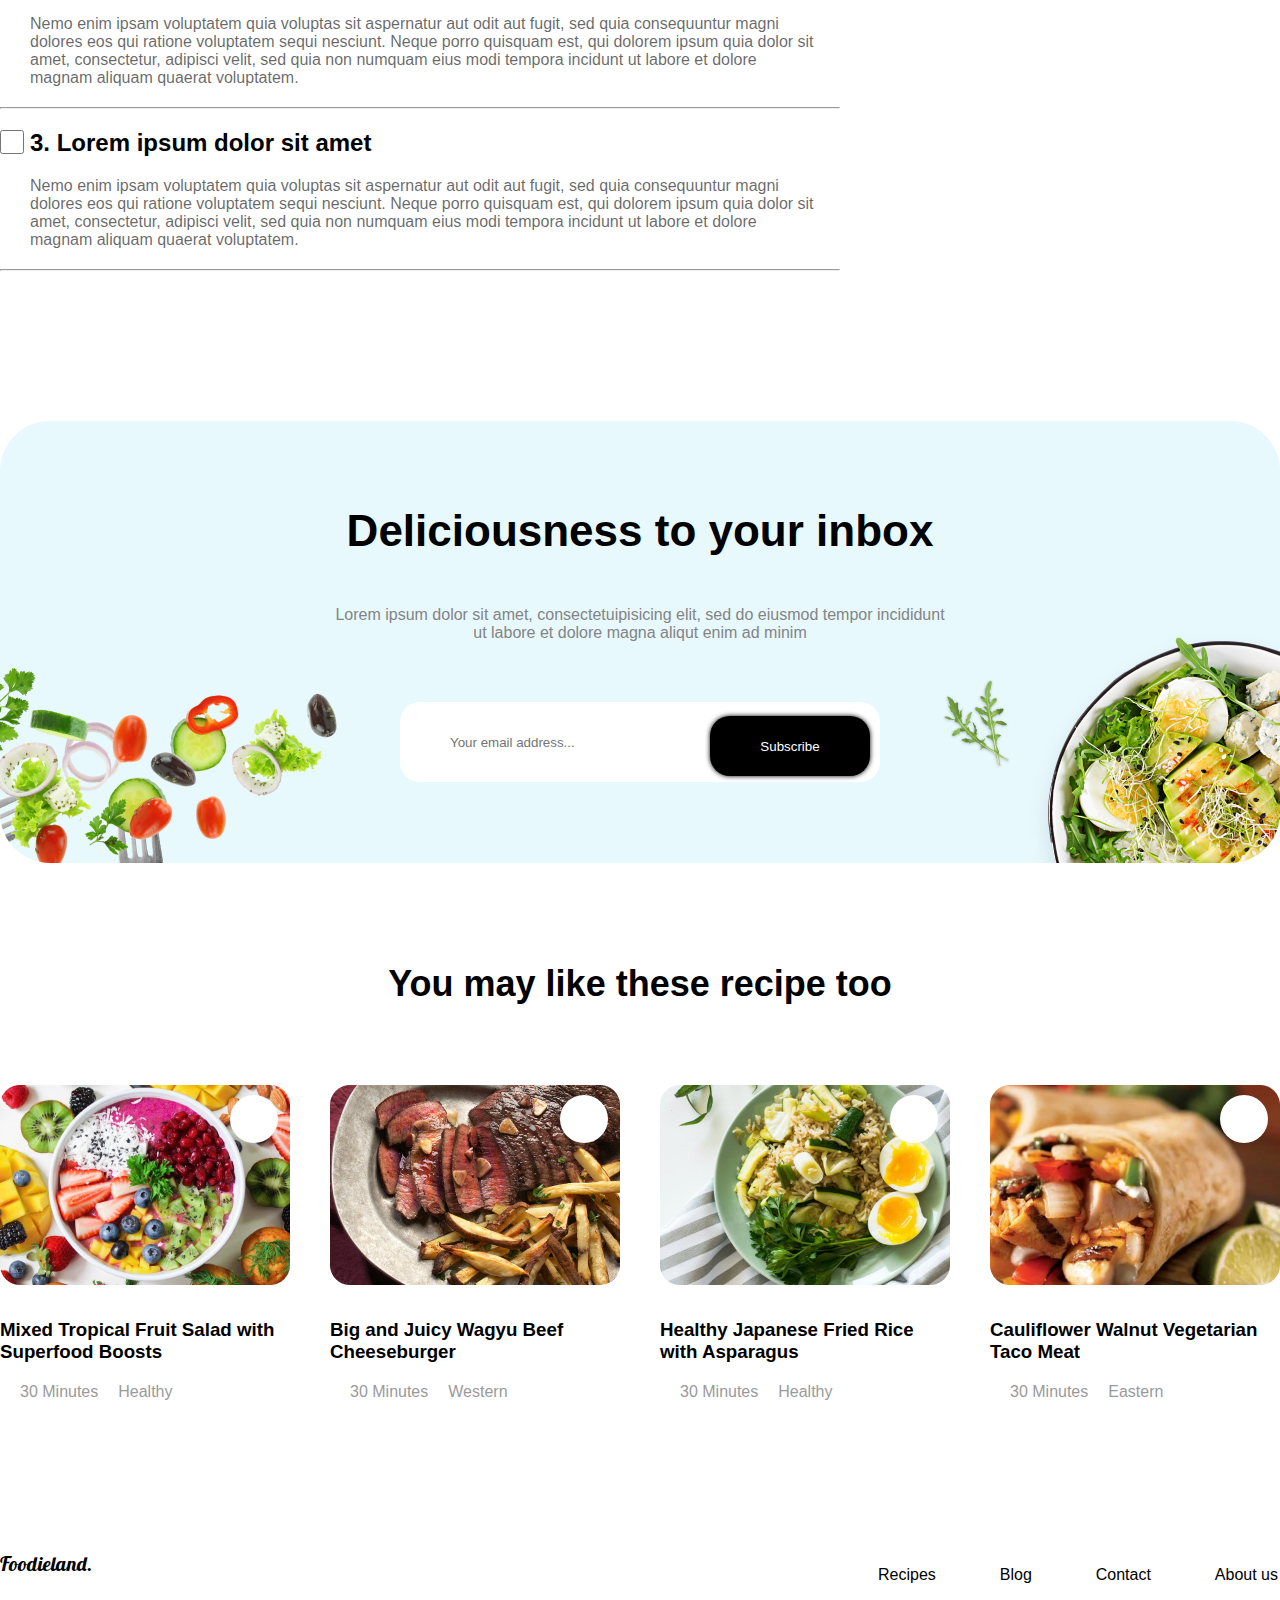
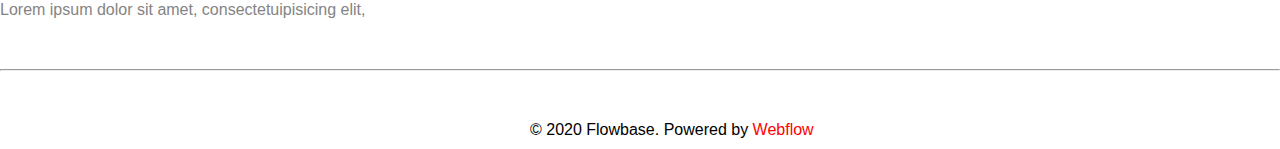
<file: pages/recipes.html>
<!DOCTYPE html>
<html lang="en">
<head>
    <meta charset="UTF-8">
    <meta name="viewport" content="width=device-width, initial-scale=1.0">
    <link rel="stylesheet" href="https://cdnjs.cloudflare.com/ajax/libs/font-awesome/6.6.0/css/all.min.css" 
    integrity="sha512-Kc323vGBEqzTmouAECnVceyQqyqdsSiqLQISBL29aUW4U/M7pSPA/gEUZQqv1cwx4OnYxTxve5UMg5GT6L4JJg==" 
    crossorigin="anonymous" referrerpolicy="no-referrer" />
    <link rel="preconnect" href="https://fonts.googleapis.com">
<link rel="preconnect" href="https://fonts.gstatic.com" crossorigin>
<link href="https://fonts.googleapis.com/css2?family=Lobster&display=swap" rel="stylesheet">
    <title>Spicy delicious chicken wings</title>
    <link rel="icon" href="../image/inbox/burger.png">
    <link rel="stylesheet" href="../style/recipes.css">
</head>
<body>

    <!-- header (nav) -->

    <nav>
        <div class="logo">Foodieland</div>
        <ul>
            <li><a href="../pages/home.html">Home</a></li>
            <li><a href="../pages/recipes.html">Recipes</a></li>
            <li><a href="../pages/blog.html">Blog</a></li>
            <li><a href="../pages/contact.html">Contact</a></li>
            <li><a href="../pages/about.html">About Us</a></li>
        </ul>
        <div class="tarmoqlar">
            <a href="#"><i class="fa-brands fa-facebook-f"></i></a>
            <a href="#"><i class="fa-brands fa-twitter"></i></a>
            <a href="#"><i class="fa-brands fa-instagram"></i></a>
        </div>
    </nav>
    <hr>

    <!-- header (menu) -->
     <menu>
        <div class="health">
            <h1>Health Japanese Fried Rice</h1>
            <div class="john">
                <div class="john1">
                    <img src="../image/Ellipse 2.png" alt="">
                    <div class="text">
                        <h5>John Smith</h5>
                        <p>15 March 2022</p>
                    </div>
                </div>
                <div class="soat">
                    <i class="fa-solid fa-clock"></i>
                    <div class="text1">
                        <h6>PREP TIME</h6>
                        <p>15 Minutes</p>
                    </div>
                </div>
                <div class="soat">
                    <i class="fa-solid fa-clock"></i>
                    <div class="text1">
                        <h6>COOK TIME</h6>
                        <p>15 Minutes</p>
                    </div>
                </div>
                <div class="soat">
                    <i class="fa-solid fa-utensils"></i>
                    
                        <p class="p1">Chicken</p>
                   
                </div>
            </div>
        </div>
        <ul>
            <li>
                <button><i class="fa-solid fa-print"></i></button>
                <p>PRINT</p>
            </li>
            <li>
                <button><i class="fa-solid fa-square-up-right"></i></button>
                <p>SHARE</p>
            </li>
        </ul>
        <div class="rasm">
            <img src="../image/health/Group 13937.png" alt="">
        </div>
        <div class="yozuv">
            <h2>Nutrition Information</h2>
            <div class="yozuvlar">
                <p>Calories</p>
                <h6>219.9 kcal</h6>
                <hr>
            </div>
            <div class="yozuvlar">
                <p>Total Fat</p>
                <h6>10.7 g</h6>
                <hr>
            </div>
            <div class="yozuvlar">
                <p>Protein</p>
                <h6>7.9 g</h6>
                <hr>
            </div>
            <div class="yozuvlar">
                <p>Carbohydrate</p>
                <h6>22.3 g</h6>
                <hr>
            </div>
            <div class="yozuvlar">
                <p>Cholesterol</p>
                <h6>37.4 mg</h6>
                <hr>
            </div>
            <p class="p3"> adipiscing elit, sed do eiusmod tempor incididunt ut labore et dolore magna aliqua. </p>
        </div>
        <p class="p4">Lorem ipsum dolor sit amet, consectetur adipiscing elit, sed do eiusmod tempor incididunt ut labore et dolore magna aliqua. Ut enim ad minim veniam, quis nostrud exercitation ullamco laboris nisi ut aliquip ex ea commodo consequat. Duis aute irure dolor in reprehenderit in voluptate velit esse cillum dolore eu fugiat nulla pariatur. Excepteur sint occaecat cupidatat non proident, sunt in culpa qui officia deserunt mollit anim id est laborum.</p>

        <!-- header (menu) -->

        <div class="wrapper">
            <div class="wrap1">
                <div class="box1">
                    <h1>Ingredients</h1>
                    <h2>For main dish</h2>
                        <div class="inputt">
                            <input type="checkbox" name="checkbox" id="checkbox">
                        </div>
                        <p>Lorem ipsum dolor sit amet</p>
                        <hr>
                        <div class="inputt">
                            <input type="checkbox" name="checkbox" id="checkbox">
                        </div>
                        <p>Lorem ipsum dolor sit amet</p>
                        <hr>
                        <div class="inputt">
                            <input type="checkbox" name="checkbox" id="checkbox">
                        </div>
                        <p>Lorem ipsum dolor sit amet</p>
                        <hr>
                        <div class="inputt">
                            <input type="checkbox" name="checkbox" id="checkbox">
                        </div>
                        <p>Lorem ipsum dolor sit amet</p>
                        <hr>
                </div>
                <div class="box2">
                    <h2>For the sauce</h2>
                    <div class="inputt">
                        <input type="checkbox" name="checkbox" id="checkbox">
                    </div>
                    <p>Lorem ipsum dolor sit amet</p>
                    <hr>
                    <div class="inputt">
                        <input type="checkbox" name="checkbox" id="checkbox">
                    </div>
                    <p>Lorem ipsum dolor sit amet</p>
                    <hr>
                    <div class="inputt">
                        <input type="checkbox" name="checkbox" id="checkbox">
                    </div>
                    <p>Lorem ipsum dolor sit amet</p>
                    <hr>
                </div>
            </div>
            <div class="wrap2">
                <div class="box3">
                    <h1>Other Recipe</h1>
                    <div class="box">
                        <img src="../image/other/Mask Group (17).png" alt="">
                        <h3>Chicken Meatball with Creamy Chees...</h3>
                        <p>By Andreas Paula</p>
                    </div>
                    <div class="box">
                        <img src="../image/other/Mask Group (18).png" alt="">
                        <h3>The Creamiest Creamy Chicken an...</h3>
                        <p>By Andreas Paula</p>
                    </div>
                    <div class="box">
                        <img src="../image/other/Mask Group (19).png" alt="">
                        <h3>The Best Easy One Pot Chicken and Rice</h3>
                        <p>By Andreas Paula</p>
                    </div>
                </div>
                <div class="box4">
                    <img src="../image/other/Ads.png" alt="">
                </div>
            </div>
        </div>
        <div class="direct">
           <h1>Directions</h1>
           <div class="inputt">
            <input type="checkbox" name="checkbox" id="checkbox">
        </div>
           <h2>Lorem ipsum dolor sit amet </h2>
           <p>Nemo enim ipsam voluptatem quia voluptas sit aspernatur aut odit aut fugit, sed quia consequuntur magni dolores eos qui ratione voluptatem sequi nesciunt. Neque porro quisquam est, qui dolorem ipsum quia dolor sit amet, consectetur, adipisci velit, sed quia non numquam eius modi tempora incidunt ut labore et dolore magnam aliquam quaerat voluptatem.</p>
           <img src="../image/delic/Rectangle 23.png" alt="">
           <p>Nemo enim ipsam voluptatem quia voluptas sit aspernatur aut odit aut fugit, sed quia consequuntur magni dolores eos qui ratione voluptatem sequi nesciunt. Neque porro quisquam est, qui dolorem ipsum quia dolor sit amet, consectetur, adipisci velit, sed quia non numquam eius modi tempora incidunt ut labore et dolore magnam aliquam quaerat voluptatem.</p>
           <hr>
           <div class="input1">
            <input type="checkbox" name="checkbox" id="checkbox">
            </div>
           <h2>2. Lorem ipsum dolor sit amet </h2>
           <p>Nemo enim ipsam voluptatem quia voluptas sit aspernatur aut odit aut fugit, sed quia consequuntur magni dolores eos qui ratione voluptatem sequi nesciunt. Neque porro quisquam est, qui dolorem ipsum quia dolor sit amet, consectetur, adipisci velit, sed quia non numquam eius modi tempora incidunt ut labore et dolore magnam aliquam quaerat voluptatem.</p>
           <hr>
           <div class="input2">
            <input type="checkbox" name="checkbox" id="checkbox">
            </div>
           <h2>3. Lorem ipsum dolor sit amet  </h2>
           <p>Nemo enim ipsam voluptatem quia voluptas sit aspernatur aut odit aut fugit, sed quia consequuntur magni dolores eos qui ratione voluptatem sequi nesciunt. Neque porro quisquam est, qui dolorem ipsum quia dolor sit amet, consectetur, adipisci velit, sed quia non numquam eius modi tempora incidunt ut labore et dolore magnam aliquam quaerat voluptatem.</p>
           <hr>
        </div>
     </menu>

     <!-- inbox -->

     <div class="inbox">
        <div class="your">
            <h1>Deliciousness to your inbox</h1>
            <p>Lorem ipsum dolor sit amet, consectetuipisicing elit, sed do eiusmod tempor incididunt ut labore et dolore magna aliqut enim ad minim </p>
            <input type="email" name="email" id="email" placeholder="Your email address..."> <button>Subscribe</button>
        </div>
        <img class="rasm1" src="../image/inbox/kisspng-salad-salad-fresh-food-healthylife-vegetables-vegetarian-5d42e3a7cb8543 1.png" alt="">
        <img class="rasm2" src="../image/inbox/Photo.png" alt="">
    </div>
    
    <!-- kyingi menu -->

    <div class="recipe">
        <div class="teex">
            <h1>You may like these recipe too</h1>
        </div>
        <div class="recipe-img">
            <div class="boox">
                <button class="heart-button"><i class="fa-solid fa-heart"></i></button>
                <img src="../image/recipe/Mask Group (9).png" alt="">
                <h3>Mixed Tropical Fruit Salad with Superfood Boosts </h3>
                <ul>
                    <li><i class="fa-solid fa-clock"></i>30 Minutes</li>
                    <li class="li1"><i class="fa-solid fa-utensils"></i>Healthy</li>
                </ul>
            </div>
            <div class="boox">
                <button class="heart-button"><i class="fa-solid fa-heart"></i></button>
                <img src="../image/recipe/Mask Group (10).png" alt="">
                <h3>Big and Juicy Wagyu Beef Cheeseburger</h3>
                <ul>
                    <li><i class="fa-solid fa-clock"></i>30 Minutes</li>
                    <li class="li1"><i class="fa-solid fa-utensils"></i>Western</li>
                </ul>
            </div>
            <div class="boox">
                <button class="heart-button"><i class="fa-solid fa-heart"></i></button>
                <img src="../image/recipe/Mask Group (11).png" alt="">
                <h3>Healthy Japanese Fried Rice with Asparagus</h3>
                <ul>
                    <li><i class="fa-solid fa-clock"></i>30 Minutes</li>
                    <li class="li1"><i class="fa-solid fa-utensils"></i>Healthy</li>
                </ul>
            </div>
            <div class="boox">
                <button class="heart-button"><i class="fa-solid fa-heart"></i></button>
                <img src="../image/recipe/Mask Group (12).png" alt="">
                <h3>Cauliflower Walnut Vegetarian Taco Meat</h3>
                <ul>
                    <li><i class="fa-solid fa-clock"></i>30 Minutes</li>
                    <li class="li1"><i class="fa-solid fa-utensils"></i>Eastern</li>
                </ul>
            </div>
        </div>
    </div>

    <!-- foter -->
    <footer>
        
        <div class="loggo">
            <h4 class="food">Foodieland.</h4>
            <p>Lorem ipsum dolor sit amet, consectetuipisicing elit, </p>
        </div>
        <ul class="fot">
            <li>Recipes</li>
            <li>Blog</li>
            <li>Contact</li>
            <li>About us</li>
        </ul>
        <hr>

       
        <p class="p2">© 2020 Flowbase. Powered by <span>Webflow</span></p>
        <ul class="ijtimoiy">
            <li><i class="fa-brands fa-facebook-f"></i></li>
            <li><i class="fa-brands fa-twitter"></i></li>
            <li><i class="fa-brands fa-instagram"></i></li>
        </ul>
        
    </footer>
</body>
</file>
<file: style/home.css>
*{
    margin: 0;
    padding: 0;
    box-sizing: border-box;
    font-family: sans-serif;
}
nav{
    font-family: sans-serif;
    width: 1280px;
    height: 30px;
    margin: 20px auto;
    display: flex;
    color: black;
    align-items: center;
    justify-content: space-between;
}
.logo{
    font-family: "Lobster", sans-serif;
    font-weight: 400;
    font-style: normal;
}
nav ul{
    display: flex;
    width: 50%;
    list-style-type: none;
    justify-content: space-around;
}
nav ul li a {
    text-decoration: none;
    color: black;
    
}

.tarmoqlar a{
    color: black;
    margin-left: 1rem ;
}

/* menu */

menu{
    width: 1280px;
    height: 640px;
    display: flex;
    margin: 50px auto;
    position: relative;
    border-radius: 50px;
}
.images{
    position: absolute;
    left: 570px;
    top: 50px;
    z-index: +1;
}
.wraper{
    width: 620px;
    background-color:  #E7FAFE;
    padding: 50px;
    border-radius: 50px 0 0 50px;
}
.hot{
    width: 156px;
    height: 45px;
    border-radius: 20px;
    background-color: white;
    display: flex;
}
.hot img{
    padding: 12px;
}
.hot p{
    padding-top: 15px;
}
.wraper h1{
    width: 520px;
    font-size: 50px;
    margin-top: 50px;
}
.p1{
    width: 530px;
    color: rgb(0, 0, 0,0.4);
    margin-top: 25px;
}
.wraper ul{
    display: flex;
    text-align: center;
    padding-top: 40px;
}
.wraper ul li{
    list-style-type: none;
    width: 139px;
    height: 40px;
    background-color: #DBEDF1;
    border-radius: 20px;
    padding-top: 12px;
}
ul .li1{
    margin-left: 20px;
}
.fa-solid{
    padding-right: 10px;
}
.wrap{
    display: flex;
    width: 520px;
    justify-content: space-between;
    margin-top: 100px;
}
.banner{
    display: flex;
}
.text{
    margin-left: 15px;
}
.banner h4{
    padding: 5px;
}
.banner p{
    padding: 3px;
    color: rgb(0, 0, 0,0.4);
}
.wrap button{
    width: 200px;
    background-color: black;
    color: white;
    border-radius: 10px;
    border: none;
    cursor: pointer;
    font-size: 15px;
}
.fa-circle-play{
    margin-left: 20px;
    font-size: 20px;
}
.image{
    position: relative;
}
.imagess{
    width: 495px;
    height: 495px;
    border-radius: 50%;
    
}
.imagess img{
    width: 495px;
    height: 495px;
    border-radius: 50%;
    position: absolute;
    left: 716px;
    z-index: +1;
    top: 75px;
    animation: rotate 10s infinite linear;
    box-shadow: 0px 0px 20px black;
}
@keyframes rotate {
    from{
        transform: rotate(360deg);
    }
}
.image img{
    border-radius: 0 50px 50px 0;
}
.categories{
    width: 1280px;
    margin: 100px auto;
}
.cat{
    width: 1280px;
    display: flex;
    justify-content: space-between;
}

/* categories */

.categories h1{
    width: auto;
    font-size: 50px;
}
.cat button{
    width: 200px;
    background-color: #E7FAFE;
    border-radius: 15px;
    font-size: 15px;
    border: none;
    cursor: pointer;
}
.catego{
    width: 1280px;
    display: flex;
    justify-content: space-between;
    margin-top: 80px;
}
.categ{
    width: 180px;
    height: 202px;
    text-align: center;
    border-radius: 25px;
}
.categ img{
    transition: transform 0.3s ease;
}
.categ h4{
    margin-top: 50px;
}
.categ .Breakfast{
    filter: drop-shadow(15px 15px 15px #bcb8b3);
}
.categ:hover img {
    transform: scale(1.2);
    cursor: pointer;
}
.categ .Vegan{
    filter: drop-shadow(15px 15px 15px #1F8A29);
}
.categ .Meat{
    filter: drop-shadow(15px 15px 15px #8C2921);
}
.categ .Dessert{
    filter: drop-shadow(15px 15px 15px #DFB86D);
}
.categ .Lunch{
    filter: drop-shadow(15px 15px 15px #C57621);
}
.categ .Chocolate{
    filter: drop-shadow(15px 15px 15px #C61118);
}
.break{
    box-shadow: inset 1px -30px 35px #d8d6d2;
}
.veg{
    box-shadow: inset 1px -30px 35px #82dc8b;
}
.mea{
    box-shadow: inset 1px -30px 35px #de7b74;
}
.des{
    box-shadow: inset 1px -30px 35px #d9c49e;
}
.lun{
    box-shadow: inset 1px -30px 35px  #d4a069;
}
.choco{
    box-shadow: inset 1px -30px 35px  #db484d;
}

.Simple{
    width: 1280px;
    margin: 100px auto;
    flex-wrap: wrap;
}
.Simple h1{
    width: 100%;
    text-align: center;
    font-size: 40px;
}
.Simple p{
    width: 706px;
    text-align: center;
    margin-left: 300px;
    margin-top: 50px;
}
.boxes{
    width: 100%;
    margin-top: 100px;
    display: flex;
    flex-wrap: wrap;
    justify-content: space-between;
}
.box{
    width: 400px;
    height: 434px;
    margin-top: 50px;
    padding: 10px;
    border-radius: 30px;
    background-image: linear-gradient(180deg, white,#d8f3f9);
    position: relative;
    overflow: hidden;
    cursor: pointer;
}
.box h3{
    width: 352px;
    font-size: 25px;
    margin: 25px auto;
}
.box ul{
    display: flex;
    text-align: center;
    margin-left: 15px;
}
.box ul li{
    list-style-type: none;
}
.box button{
    width: 48px;
    height: 48px;
    background-color: white;
    position: absolute;
    border: none;
    border-radius: 50%;
    left: 310px;
    top: 30px;
    cursor: pointer;
}
.box1 h4{
    margin: 50px auto 0px;
    width: 172px;
    font-family: "Lobster", sans-serif;
    font-weight: 400;
    font-style: normal;
    font-size: 1.5rem;
    text-align: center;
}
.box1{
    background-image: url("../image/simple/Mask\ Group\ \(5\).png");
    width: 400px;
    height: 434px;
    margin-top: 50px;
    padding: 10px;
}
.fa-heart{
    font-size: 30px;
    padding-left: 8px;
    color: rgb(154, 154, 154);
}
.heart-button:focus .fa-heart {
    color: red;
}
.heart-button:focus {
    outline: none; 
}
.heart-button:hover{
    z-index: +1;
}

/* everyone */

.everyone{
    width: 1280px;
    margin: 50px auto;
    display: flex;
}
.everyone h1{
    font-size: 45px;
    margin-top: 200px;
}
.textt p{
    width: 460px;
    color: rgb(154, 154, 154);
    margin-top: 40px;
}
.textt button{
    width: 180px;
    height: 60px;
    border-radius: 10px;
    border: none;
    background-color: black;
    color: white;
    margin-top: 60px;
    cursor: pointer;
}
.oshpaz{
    position: relative;
}
.oshpazz{
    margin-left: 90px;
    background-image: linear-gradient(180deg, white,#d8f3f9);
    border-radius: 30px;
}
.pomidor{
    position: absolute;
    top: 430px;
    left: 70px;
    filter: drop-shadow(0 0 10px #C61118);
}
.gusht{
    position: absolute;
    top: 100px;
    left: 200px;
    filter: drop-shadow(0 0 10px #8C2921);
}
.piyoz{
    position: absolute;
    top: 130px;
    left: 550px;
    filter: drop-shadow(0 0 10px #A85838);
}
.kukat{
    position: absolute;
    top: 230px;
    left: 650px;
    filter: drop-shadow(0 0 10px #026917);
}

/* check */

.check{
    width: 1510px;
    height: 964px;
    margin: 150px auto;
    flex-wrap: wrap;
    text-align: center;
    justify-content: center;
    background-image: linear-gradient(180deg, white,#d8f3f9);
}
.tex{
    width: 840px;
    margin: 50px auto;
}
.tex h1{
    font-size: 45px;
    padding-bottom: 30px;
}
.tex p{
    color: rgb(154, 154, 154);
    width: 90%;
    margin: 0 auto;
}
.instagramimg{
    margin: 100px auto;
}
.instagramimg img{
    padding: 17px;
    border-radius: 5px;
}
.check button{
    width: 229px;
    height: 60px;
    background-color: black;
    color: white;
    border-radius: 10px;
    font-size: 17px;
    cursor: pointer;
}
.check button .fa-instagram{
    font-size: 18px;
    padding: 20px;
}

/* recipe */

.recipe{
    width: 1280px;
    margin: 50px auto;
}
.teex{
    display: flex;
}
.teex h1{
    width: 507px;
    font-size: 36px;
}
.teex p{
    color: rgb(154, 154, 154);
    width: 600px;
    margin-top: 25px;
    margin-left: 160px;
}
.recipe-img{
    width: 100%;
    display: flex;
    flex-wrap: wrap;
    margin-top: 80px;
    justify-content: space-between;
}
.boox{
    width: 290px;
    height: 316px;
    margin-top: 60px;
    position: relative;
    cursor: pointer;
}
.boox h3{
    margin-top: 30px;
}
.boox ul{
    display: flex;
    text-align: center;
    margin-top: 20px;
}
.boox ul li{
    list-style-type: none;
    color: rgb(154, 154, 154);
}
.boox ul .fa-solid{
    color: black;
}
.boox button{
    width: 48px;
    height: 48px;
    background-color: white;
    position: absolute;
    border: none;
    border-radius: 50%;
    cursor: pointer;
    top: 10px;
    left: 230px;
}

/* inbox */

.inbox{
    width: 1280px;
    height: 442px;
    margin: 100px auto;
    background-color: #E7F9FD;
    border-radius: 50px;
    position: relative;
    padding-top: 85px;
}
.your{
    width: 620px;
    height: 282px;
    margin: auto;
}
.your h1{
    width: 100%;
    text-align: center;
    font-size: 44px;
}
.your p{
    width: 100%;
    color: rgb(132, 132, 132);
    text-align: center;
    margin-top: 50px;
}
.your input{
    width: 480px;
    height: 80px;
    border-radius: 20px;
    border: none;
    position: relative;
    margin: 60px 70px 0px 70px;
    padding-left: 50px;
}
.your button{
    width: 160px;
    height: 60px;
    background-color: black;
    color: white;
    border-radius: 20px;
    cursor: pointer;
    box-shadow: 0 0 5px black;
    border: none;
    position: absolute;
    bottom: 87px;
    left: 710px;
}
.rasm1{
    position: absolute;
    bottom: 0px;
    border-radius: 0px 0px 0px 50px;
}
.rasm2{
    position: absolute;
    left: 930px;
    bottom: 0px;
    border-radius: 0px 0px 50px 0px;
}

/* footer */

footer{
    width: 1280px;
    margin: 150px auto 10px;
    display: flex;
    flex-wrap: wrap;
}
.loggo{
    width: 400px;
}
.food{
    font-family: "Lobster", sans-serif;
    font-weight: 400;
    font-style: normal;
    font-size: 20px;
}
.loggo p{
    color: rgb(132, 132, 132);
    margin-top: 25px;
}
.fot{
    display: flex;
    width: 400px;
    justify-content: space-between;
    margin-left: 478px;
    margin-top: 15px;
}
.fot li{
    list-style-type: none;
}
.p2{
    width: 336px;
    margin: 50px auto 0px;
    margin-left: 530px;
}
.p2 span{
    color: red;
}
.ijtimoiy{
    display: flex;
    width: 134px;
    justify-content: space-between;
    margin-top: 45px;
}
.ijtimoiy li{
    list-style-type: none;
    font-size: 20px;
}
footer hr{
    width: 100%;
    margin-top: 50px;
}
</file>
<file: style/about.css>
*{
    margin: 0;
    padding: 0;
    box-sizing: border-box;
    font-family: sans-serif;
}
nav{
    font-family: sans-serif;
    width: 1280px;
    height: 30px;
    margin: 20px auto;
    display: flex;
    color: black;
    align-items: center;
    justify-content: space-between;
}
.logo{
    font-family: "Lobster", sans-serif;
    font-weight: 400;
    font-style: normal;
}
nav ul{
    display: flex;
    width: 505px;
    list-style-type: none;
    justify-content: space-around;
}
nav ul li a {
    text-decoration: none;
    color: black;
    
}
.tarmoqlar{
    width: 134px;
    justify-content: space-between;
    display: flex;
}
.tarmoqlar a{
    color: black;
}

/* menu */

menu{
    width: 1280px;
    margin: 50px auto;
    display: flex;
    flex-wrap: wrap;
    justify-content: space-between;
}
menu h1{
    width: 100%;
    font-size: 55px;
    text-align: center;
    margin-right: 120px;
}
.image-container{
    height: auto;
    margin-bottom: 50px;
}
.contact{
    display: flex;
    flex-wrap: wrap;
    width: 840px;
    height: 576px;
    margin-top: 50px;
}
.box{
    width: 400px;
    height: 92px;
    display: flex;
    flex-wrap: wrap;
}
label{
    width: 100%;
    height: 20px;
    color: #00000099;
    margin-bottom: 10px;
}
.box input{
    width: 400px;
    height: 60px;
    padding-left: 40px;
    border-radius: 15px;
    border: 1px solid #0000001A;
}
.box select{
    width: 400px;
    height: 60px;
    padding-left: 40px;
    border-radius: 15px;
    border: 1px solid #0000001A;
    color: #00000099
}
.box1{
    width: 100%;
    justify-content: space-between;
    display: flex;
}
.box2{
    width: 100%;
    justify-content: space-between;
    display: flex;
    margin-top: 20px;
}
.box3{
    width: 100%;
}
.boxe{
    margin-bottom: 70px;
}
.boxe textarea{
    width: 840px;
    height: 200px;
    margin-top: 10px;
    border: 1px solid #0000001A;
    padding: 40px;
    resize: none;
}
.contact button{
    width: 180px;
    height: 64px;
    background-color: black;
    border: none;
    color: white;
    border-radius: 15px;
    cursor: pointer;
}

/* inbox */


.inbox{
    width: 1280px;
    height: 442px;
    margin: 100px auto;
    background-color: #E7F9FD;
    border-radius: 50px;
    padding-top: 85px;
    position: relative;
}
.your{
    width: 620px;
    height: 282px;
    margin: auto;
}
.your h1{
    width: 100%;
    text-align: center;
    font-size: 44px;
}
.your p{
    width: 100%;
    color: rgb(132, 132, 132);
    text-align: center;
    margin-top: 50px;
}
.input-foem input{
    width: 480px;
    height: 80px;
    border-radius: 20px;
    border: none;
    padding-left: 50px;
}
.input-foem{
    width: 480px;
    height: 80px;
    position: relative;
    margin: 60px auto;
}
.input-foem button{
    width: 160px;
    height: 60px;
    background-color: black;
    color: white;
    border-radius: 20px;
    cursor: pointer;
    box-shadow: 0 0 5px black;
    border: none;
    position: absolute;
    top: 10px;
    left: 310px;
}
.rasm1{
    position: absolute;
    bottom: 0px;
    border-radius: 0px 0px 0px 50px;
}
.rasm2{
    position: absolute;
    left: 930px;
    bottom: 0px;
    border-radius: 0px 0px 50px 0px;
}

/* keyingi menu */

.recipe{
    width: 1280px;
    margin: 100px auto;
}
.teex{
    display: flex;
}
.teex h1{
    width: 100%;
    text-align: center;
    font-size: 36px;
}
.teex p{
    color: rgb(154, 154, 154);
    width: 600px;
    margin-top: 25px;
    margin-left: 160px;
}
.recipe-img{
    width: 100%;
    display: flex;
    flex-wrap: wrap;
    margin-top: 80px;
    justify-content: space-between;
}
.boox{
    width: 290px;
    height: 316px;
    position: relative;
    cursor: pointer;
}
.boox h3{
    margin-top: 30px;
}
.boox ul{
    display: flex;
    text-align: center;
    margin-top: 20px;
}
.boox ul li{
    list-style-type: none;
    color: rgb(154, 154, 154);
}
.boox ul .fa-solid{
    color: black;
    padding: 10px;
}
.fa-heart{
    font-size: 30px;
    color: rgb(154, 154, 154);
}
.heart-button:focus .fa-heart {
    color: red;
}
.heart-button:focus {
    outline: none; 
}
.heart-button:hover{
    z-index: +1;
}
.boox button{
    width: 48px;
    height: 48px;
    background-color: white;
    position: absolute;
    border: none;
    border-radius: 50%;
    cursor: pointer;
    top: 10px;
    left: 230px;
}

/* footer */

footer{
    width: 1280px;
    margin: 150px auto 10px;
    display: flex;
    flex-wrap: wrap;
}
.loggo{
    width: 400px;
}
.food{
    font-family: "Lobster", sans-serif;
    font-weight: 400;
    font-style: normal;
    font-size: 20px;
}
.loggo p{
    color: rgb(132, 132, 132);
    margin-top: 25px;
}
.fot{
    display: flex;
    width: 400px;
    justify-content: space-between;
    margin-left: 478px;
    margin-top: 15px;
}
.fot li{
    list-style-type: none;
}
.p2{
    width: 336px;
    margin: 50px auto 0px;
    margin-left: 530px;
}
.p2 span{
    color: red;
}
.ijtimoiy{
    display: flex;
    width: 134px;
    justify-content: space-between;
    margin-top: 45px;
}
.ijtimoiy li{
    list-style-type: none;
    font-size: 20px;
}
footer hr{
    width: 100%;
    margin-top: 50px;
}















/* media */

@media screen and (max-width: 800px) {
    nav{
        width: 95%;
    }
    menu{
        width: 95%;
    }
    .contact{
        width: 95%;
        margin: 0 auto;
    }
    .boxe{
        width: 100%;
        margin: 0 auto;
    }
    .boxe textarea {
        width: 100%;
    }
    .inbox{
        width: 95%;
        height: auto;
    }
    .inbox img{
        display: none;
    }
    .your{
        width: 80%;
    }
    .recipe{
        width: 95%;
    }
    .boox{
        width: 50%;
        padding: 10px;
        margin-top: 30px;
    }
    .box h3{
        width: 100%;
    }
    .box3{
        width: 100%;
        flex-wrap: wrap;
    }
    .box1{
        width: 100%;
        flex-wrap: wrap;
    }
    .box2{
        width: 100%;
        flex-wrap: wrap;
    }
    footer{
        width: 95%;
    }
    .p2{
        margin-left: 0px;  margin-left: 0;
    }
    .p2{
        margin-left: 0px;  margin-left: 0;
    }
    .fot{
        margin: 0;
        margin-top: 10px;
    }
    .input-foem input{
        width: auto;
    }
    .input-foem button{
      display: none;
    }
}
@media screen and (max-width: 480px) {
    nav{
        width: 95%;
        flex-wrap: wrap;
    }
    .tarmoqlar{
        display: none;
    }
    menu{
        width: 95%;
    }
    .contact{
        width: 95%;
        margin: 0 auto;
    }
    .boxe{
        width: 100%;
        margin: 0 auto;
    }
    .boxe textarea {
        width: 100%;
    }
    footer{
        width: 95%;
    }
    .p2{
        margin-left: 0px;  margin-left: 0;
    }
}
</file>
<file: style/blog.css>
*{
    margin: 0;
    padding: 0;
    box-sizing: border-box;
    font-family: sans-serif;
}
nav{
    font-family: sans-serif;
    width: 1280px;
    height: 30px;
    margin: 20px auto;
    display: flex;
    color: black;
    align-items: center;
    justify-content: space-between;
}
.logo{
    font-family: "Lobster", sans-serif;
    font-weight: 400;
    font-style: normal;
}
nav ul{
    display: flex;
    width: 50%;
    list-style-type: none;
    justify-content: space-around;
}
nav ul li a {
    text-decoration: none;
    color: black;
    
}

.tarmoqlar a{
    color: black;
    margin-left: 1rem ;
}

/* blog */

.blog{
    width: 100%;
    margin: 50px auto;
    text-align: center;
}
.input-container{
    position: relative;
    width: 700px;
    margin: 0 auto;
    margin-top: 60px;
}
.blog h1{
    font-size: 55px;
}
.blog p{
    color: rgb(0, 0, 0,0.6);
    margin-top: 30px;
}
.blog input{
    width: 100%;
    height: 90px;
    padding-left: 50px;
    border-radius: 30px;
    border: 1px solid  rgb(0, 0, 0,0.1) ;
}
.blog button{
    position: absolute;
    width: 180px;
    height: 70px;
    background-color: black;
    color: white;
    border: none;
    border-radius: 20px;
    top: 10px;
    right: 10px;
    box-shadow: 0 0 5px black;
}

/* menu */

.wrapper{
    width: 1280px;
    display: flex;
    flex-wrap: wrap;
    margin: 40px auto;
    justify-content: space-between;
}
.wrap{
    width: 840px;
}
.box{
    width: 840px;
    height: 200px;
    display: flex;
    margin-top: 40px;
}
.imgage{
    width: 290px;
    height: 200px;
}
.imgage img{
    width: 100%;
    height: 100%;
}
.text{
    width: 70%;
    padding: 20px;
}
.text h3{
    font-size: 23px;
}
.text p{
    color: rgb(0, 0, 0,0.6);
    font-size: 15px;
    margin-top: 30px;
}
.glavni{
    width: 100%;
    display: flex;
    text-align: center;
    align-items: center;
    margin-top: 30px;
    height: 40px;
}
.glavni h5{
    margin-left: 10px;
}
.glavni p{
    margin-bottom: 30px;
    margin-left: 50px;
}

/* menu2 */

.wrap2{
    width: 400px;
    margin-top: 40px;
}
.box1{
    width: 400px;
    height: 479px;
}
.box1 h2{
    font-size: 30px;
    margin-bottom: 35px;
}
.box3{
    width: 400px;
    height: 120px;
    display: flex;
    margin-top: 25px;
}
.image{
    width: 180px;
    height: 120px;
}
.image img{
    width: 100%;
    height: 100%;
    overflow: hidden;
}
.text1{
    width: 196px;
    height: 89px;
    margin-left: 30px;
    margin-top: 20px;
}
.text1 h4{
    font-size: 20px;
}
.text1 p{
     color: #00000099;
     font-size: 13px;
     margin-top: 25px;
}
.image1{
    width: 400px;
    height: 434px;
    margin-top: 75px;
}
.image1 img{
    width: 100%;
    height: 100%;    
}

/* button */

.button-container{
    width: 544px;
    height: 64px;
    margin: 80px auto;
    justify-content: space-between;
    display: flex;
}
.button-container .button-black{
    width: 64px;
    height: 64px;
    background-color: black;
    border-radius: 15px;
    border: none;
    color: white;
    font-size: 20px;
}
.button-container .button-white{
    width: 64px;
    height: 64px;
    border-radius: 15px;
    border: 1px solid #0000001A;
    background-color: white;
    font-size: 20px;
}

/* inbox */


.inbox{
    width: 1280px;
    height: 442px;
    margin: 100px auto;
    background-color: #E7F9FD;
    border-radius: 50px;
    padding-top: 85px;
    position: relative;
}
.your{
    width: 620px;
    height: 282px;
    margin: auto;
}
.your h1{
    width: 100%;
    text-align: center;
    font-size: 44px;
}
.your p{
    width: 100%;
    color: rgb(132, 132, 132);
    text-align: center;
    margin-top: 50px;
}
.input-foem input{
    width: 480px;
    height: 80px;
    border-radius: 20px;
    border: none;
    padding-left: 50px;
}
.input-foem{
    width: 480px;
    height: 80px;
    position: relative;
    margin: 60px auto;
}
.input-foem button{
    width: 160px;
    height: 60px;
    background-color: black;
    color: white;
    border-radius: 20px;
    cursor: pointer;
    box-shadow: 0 0 5px black;
    border: none;
    position: absolute;
    top: 10px;
    left: 310px;
}
.rasm1{
    position: absolute;
    bottom: 0px;
    border-radius: 0px 0px 0px 50px;
}
.rasm2{
    position: absolute;
    left: 930px;
    bottom: 0px;
    border-radius: 0px 0px 50px 0px;
}

/* footer */

footer{
    width: 1280px;
    height: 193px;
    margin: 150px auto 10px;
    display: flex;
    flex-wrap: wrap;
}
.loggo{
    width: 400px;
}
.food{
    font-family: "Lobster", sans-serif;
    font-weight: 400;
    font-style: normal;
    font-size: 20px;
}
.loggo p{
    color: rgb(132, 132, 132);
    margin-top: 25px;
}
.fot{
    display: flex;
    width: 400px;
    justify-content: space-between;
    margin-left: 478px;
    margin-top: 15px;
}
.fot li{
    list-style-type: none;
}
.p2{
    width: 336px;
    margin: 50px auto 0px;
    margin-left: 530px;
}
.p2 span{
    color: red;
}
.ijtimoiy{
    display: flex;
    width: 134px;
    justify-content: space-between;
    margin-top: 45px;
}
.ijtimoiy li{
    list-style-type: none;
    font-size: 20px;
}
footer hr{
    width: 100%;
    margin-top: 50px;
}

/* media */

@media screen and (max-width: 850px) and (min-width: 0px) {
    nav{
        width: 90%;
        margin: 0 auto;
    }
    .blog{
        width: 90%;
        margin: 0 auto;
    }
    .input-container{
        width: 100%;
    }
    .wrapper{
        width: 90%;
        flex-wrap: wrap;
        margin: 0 auto;
        border: 1px solid black;
    }
    .wrap{
        width: 100%;
    }
    .box{
        width: 100%;
        border: 1px solid black;
    }
    .imgage{
        width: auto;
        height: auto;
    }
    .imgage img{
        width: 100%;
        height: 100%;
        overflow: hidden;
    }
    .wrap2{
       width: 100%;
       display: flex;
    }
    .image1{
        width: 45%;
        height: auto;
        margin-left: 20px;
    }
    .image1 img{
        width: 100%;
        height: 100%;
    }
    .button-container{
        width: 60%;
        margin: 40px auto;
    }
    .inbox{
        width: 90%;
        margin: 50px auto;
        position: relative;
    }
    .rasm1{
        width: 20%;
        height: 50%;
        overflow: hidden;
    }
    .rasm2{
        width: 20%;
        height: 20%;
        overflow: hidden;
        left: 610px;
    }
    footer{
        width: 90%;
        margin: 50px auto;
    }
    .p2{
        margin-left: 0px;
    }
}
@media screen and (max-width: 650px) and (min-width: 0px) {
    nav{
        width: 90%;
        margin: 0 auto;
    }
    .blog{
        width: 90%;
        margin: 0 auto;
    }
    .input-container{
        width: 100%;
    }
    .wrapper{
        width: 90%;
        flex-wrap: wrap;
        margin: 0 auto;
        border: 1px solid black;
    }
    .wrap{
        width: 100%;
    }
    .box{
        width: 100%;
        border: 1px solid black;
    }
    .imgage{
        width: auto;
        height: auto;
    }
    .imgage img{
        width: 100%;
        height: 100%;
        overflow: hidden;
    }
    .wrap2{
       width: 100%;
       display: flex;
    }
    .image1{
        width: 45%;
        height: auto;
        margin-left: 20px;
    }
    .image1 img{
        width: 100%;
        height: 100%;
    }
    .button-container{
        width: 60%;
        margin: 40px auto;
    }
    .inbox{
        width: 90%;
        margin: 50px auto;
        position: relative;
    }
    .rasm1{
        width: 20%;
        height: 50%;
        overflow: hidden;
    }
    .rasm2{
        width: 20%;
        height: 20%;
        overflow: hidden;
        left: 610px;
    }
    footer{
        width: 90%;
        margin: 50px auto;
    }
    .p2{
        margin-left: 0px;
    }
}
</file>
<file: style/contact.css>
*{
    margin: 0;
    padding: 0;
    box-sizing: border-box;
    font-family: sans-serif;
}
nav{
    font-family: sans-serif;
    width: 1280px;
    height: 30px;
    margin: 20px auto;
    display: flex;
    color: black;
    align-items: center;
    justify-content: space-between;
}
.logo{
    font-family: "Lobster", sans-serif;
    font-weight: 400;
    font-style: normal;
}
nav ul{
    display: flex;
    width: 505px;
    list-style-type: none;
    justify-content: space-around;
}
nav ul li a {
    text-decoration: none;
    color: black;
    
}
.tarmoqlar{
    width: 134px;
    justify-content: space-between;
    display: flex;
}
.tarmoqlar a{
    color: black;
}
hr{
    width: 100%;
}
/* full */

.full{
    width: 1221px;
    height: 253px;
    margin: 50px auto;
    text-align: center;
}
.full h1{
    font-size: 57px;
}
.photo{
    display: flex;
    width: 324px;
    height: 40px;
    margin: 50px auto;
    text-align: center;
    justify-content: space-between;
}
.image-container{
    display: flex;
    width: 142px;
    justify-content: space-between;
}
.image-container h5{
    font-size: 17px;
    margin-top: 12px;
}
.pp{
    margin-top: 15px;
}
p{
    color: #00000099;
}
.p1{
    width: 1059px;
    margin: 0 auto;
}


.mask-group{
    width: 1280px;
    margin: 50px auto;
}
.mask-group img{
    width: 100%;
    height: 100%;
}

/* menu */

menu{
    width: 1100px;
    margin: 50px auto;
    display: flex;
}
.wrapper{
    width: 920px;
}
.wrapper p{
    margin-top: 40px;
    color: #00000099;
    font-size: 17px;
}
.wrapper h2{
    margin-top: 100px;
}
.image11{
    width: 840px;
    height: 400px;
    margin-top: 40px;
}
.image11 img{
    width: 100%;
    height: 100%;
}
.text-container{
    width: 920px;
    height: 224px;
    margin-top: 40px;
    display: flex;
    justify-content: center; 
    align-items: center; 
    background-image: linear-gradient(90deg, #e1e1e1, white);
    border: #0000001A;
}
.ijtimoiy{
    width: 131px;
    text-align: center;
    margin-top: 100px;
    margin-left: 40px;
}
.messenger{
    width: 22px;
    height: 155px;
    margin: 0 auto;
    margin-top: 20px;
    justify-content: space-between;
    display: flex;
    flex-wrap: wrap;
    justify-content: space-between;
}
.fa-brands{
    color: black;
}
/* inbox */


.inbox{
    width: 1280px;
    height: 442px;
    margin: 100px auto;
    background-color: #E7F9FD;
    border-radius: 50px;
    padding-top: 85px;
    position: relative;
}
.your{
    width: 620px;
    height: 282px;
    margin: auto;
}
.your h1{
    width: 100%;
    text-align: center;
    font-size: 44px;
}
.your p{
    width: 100%;
    color: rgb(132, 132, 132);
    text-align: center;
    margin-top: 50px;
}
.input-foem input{
    width: 480px;
    height: 80px;
    border-radius: 20px;
    border: none;
    padding-left: 50px;
}
.input-foem{
    width: 480px;
    height: 80px;
    position: relative;
    margin: 60px auto;
}
.input-foem button{
    width: 160px;
    height: 60px;
    background-color: black;
    color: white;
    border-radius: 20px;
    cursor: pointer;
    box-shadow: 0 0 5px black;
    border: none;
    position: absolute;
    top: 10px;
    left: 310px;
}
.rasm1{
    position: absolute;
    bottom: 0px;
    border-radius: 0px 0px 0px 50px;
}
.rasm2{
    position: absolute;
    left: 930px;
    bottom: 0px;
    border-radius: 0px 0px 50px 0px;
}

/* keyingi menu */

.recipe{
    width: 1280px;
    margin: 100px auto;
}
.teex{
    display: flex;
}
.teex h1{
    width: 100%;
    text-align: center;
    font-size: 36px;
}
.teex p{
    color: rgb(154, 154, 154);
    width: 600px;
    margin-top: 25px;
    margin-left: 160px;
}
.recipe-img{
    width: 100%;
    display: flex;
    flex-wrap: wrap;
    margin-top: 80px;
    justify-content: space-between;
}
.boox{
    width: 290px;
    height: 316px;
    position: relative;
    cursor: pointer;
}
.boox h3{
    margin-top: 30px;
}
.boox ul{
    display: flex;
    text-align: center;
    margin-top: 20px;
}
.boox ul li{
    list-style-type: none;
    color: rgb(154, 154, 154);
}
.boox ul .fa-solid{
    color: black;
    padding: 10px;
}
.fa-heart{
    font-size: 30px;
    color: rgb(154, 154, 154);
}
.heart-button:focus .fa-heart {
    color: red;
}
.heart-button:focus {
    outline: none; 
}
.heart-button:hover{
    z-index: +1;
}
.boox button{
    width: 48px;
    height: 48px;
    background-color: white;
    position: absolute;
    border: none;
    border-radius: 50%;
    cursor: pointer;
    top: 10px;
    left: 230px;
}


/* footer */

footer{
    width: 1280px;
    height: 193px;
    margin: 150px auto 10px;
    display: flex;
    flex-wrap: wrap;
}
.loggo{
    width: 400px;
}
.food{
    font-family: "Lobster", sans-serif;
    font-weight: 400;
    font-style: normal;
    font-size: 20px;
}
.loggo p{
    color: rgb(132, 132, 132);
    margin-top: 25px;
}
.fot{
    display: flex;
    width: 400px;
    justify-content: space-between;
    margin-left: 478px;
    margin-top: 15px;
}
.fot li{
    list-style-type: none;
}
.p2{
    width: 336px;
    margin: 50px auto 0px;
    margin-left: 530px;
}
.p2 span{
    color: red;
}
.ijtimoiy1{
    display: flex;
    width: 134px;
    justify-content: space-between;
    margin-top: 45px;
}
.ijtimoiy1 li{
    list-style-type: none;
    font-size: 20px;
}
footer hr{
    width: 100%;
    margin-top: 50px;
}

















/* media */

@media screen and (max-width: 800px) {
    nav{
        width: 95%;
    }
    .full{
        width: 95%;
    }
    .p1{
        width: 90%;
    }
    .mask-group{
        width: 95%;
        margin-top: 250px;
    }
    .mask-group img{
        width: 100%;
        height: 100%;
    }
    .ijtimoiy{
        display: none;
    }
    menu{
        width: 95%;
    }
    .wrapper{
        width: 100%;
    }
    .wrapper h2{
        width: 100%;
    }
    .wrapper p{
        width: 100%;
    }
    .image11{
        width: 100%;
        height: auto;
    }
    .text-container{
        width: 100%;
    }
    .inbox{
        width: 95%;
        height: auto;
    }
    .inbox img{
        display: none;
    }
    .your{
        width: auto;
        height: auto;
    }
    .input-foem{
        width: 100%;
        height: auto;
    }
    .input-foem input{
        width: 100%;
    }
    .fot{
        margin: 0;
        margin-top: 10px;
    }
    .input-foem button{
        width: 30%;
        display: none;
    }
    footer{
        width: 95%;
    }
    .p2{
        margin-left: 0px;  margin-left: 0;
    }
}
@media screen and (max-width: 480px) {
    nav{
        width: 95%;
        flex-wrap: wrap;
    }
    .fa-brands{
        display: none;
    }
    .full{
        width: 95%;
    }
    .full h1{
        font-size: 35px;
    }
    .photo{
        width: 80%;
    }
    .p1{
        width: 90%;
    }
    .mask-group{
        width: 95%;
        margin-top: 150px;
    }
    .mask-group img{
        width: 100%;
        height: 100%;
    }
    .ijtimoiy{
        display: none;
    }
    menu{
        width: 95%;
    }
    .wrapper{
        width: 100%;
    }
    .wrapper h2{
        width: 100%;
    }
    .wrapper p{
        width: 100%;
    }
    .image11{
        width: 100%;
        height: auto;
    }
    .text-container{
        width: 100%;
    }
    .inbox{
        width: 95%;
    }
    .inbox img{
        display: none;
    }
    footer{
        width: 95%;
    }
    .p2{
        margin-left: 0px;  margin-left: 0;
    }
}
</file>
<file: style/recipes.css>
*{
    margin: 0;
    padding: 0;
    box-sizing: border-box;
    font-family: sans-serif;
}
nav{
    font-family: sans-serif;
    width: 1280px;
    height: 30px;
    margin: 20px auto;
    display: flex;
    color: black;
    align-items: center;
    justify-content: space-between;
}
.logo{
    font-family: "Lobster", sans-serif;
    font-weight: 400;
    font-style: normal;
}
nav ul{
    display: flex;
    width: 50%;
    list-style-type: none;
    justify-content: space-around;
}
nav ul li a {
    text-decoration: none;
    color: black;
    
}

.tarmoqlar a{
    color: black;
    margin-left: 1rem ;
}

/* menu */

menu{
    width: 1280px;
    margin: 150px auto;
    display: flex;
    flex-wrap: wrap;
}
.health{
    width: 777px;
}
.health h1{
    font-size: 58px;
}
.john{
    display: flex;
    width: 700px;
    justify-content: space-between;
    margin-top: 70px;
}
.john1{
    display: flex;
    width: 163px;
}
.text{
    margin-left: 10px;
}
.text h5{
    font-size: 17px;
}
.text p{
    font-size: 12px;
    padding-top: 10px;
    color: rgb(0, 0, 0, 0.6);
}
.soat{
    display: flex;
    flex-wrap: wrap;
    
}
.soat i{
    font-size: 18px;
    margin-top: 15px;
}
.soat h6{
    font-size: 15px;
}
.soat p{
    font-size: 16px;
    padding-top: 10px;
    color: rgb(0, 0, 0, 0.6);
}
.text1{
    margin-left: 15px;
}
.soat .p1{
    margin-left: 15px;
    margin-top: 6px;
    color: rgb(0, 0, 0, 0.6);
}
menu ul{
    display: flex;
    margin-left: 300px;
    margin-top: 50px;
}
menu ul li{
    list-style-type: none;
    text-align: center;
}
menu ul li button{
    width: 80px;
    height: 80px;
    border: none;
    border-radius: 50%;
    background-color: #E7FAFE;
    margin-bottom: 15px;
    margin-left: 20px;
    cursor: pointer;
}
menu ul li i{
    font-size: 25px;
}
menu ul li p{
    margin-left: 20px;
}
.yozuv{
    width: 400px;
    margin-left: 17px;
    background-color:  #E7FAFE;
    border-radius: 20px;
    padding-left: 20px;
    padding-top: 40px;
    text-align: center;
    margin-top: 70px;
}
.yozuvlar{
    width: 336px;
    height: 38px;
    display: flex;
    flex-wrap: wrap;
    justify-content: space-between;
    margin-top: 20px;
    height: auto;
}
.yozuvlar h6{
    font-size: 14px;
}
.yozuvlar p{
    color: rgb(0, 0, 0, 0.6);
}
hr{
    width: 100%;
}
.p3{
    color: rgb(0, 0, 0, 0.6);
    width: 336px;
    margin-top: 180px;
}
.p4{
    color: rgb(0, 0, 0, 0.6);
    margin-top: 50px;
}
.rasm{
    margin-top: 70px;
    cursor: pointer;
}

/* wrapper */

.wrapper{
    width: 1280px;
    margin: 100px auto;
    display: flex;
    flex-wrap: wrap;
}
.wrap1{
    width: 840px;
}
.box1{
    height: 561px;
}
.box1 h2{
    font-size: 22px;
    margin-top: 40px;
}
.box1 input{
    margin-top: 30px;
    margin-bottom: 30px;
    font-size: 25px;
}
.box3{
    width: 400px;
    margin-left: 35px;
}
.box{
    display: flex;
    flex-wrap: wrap;
    position: relative;
    margin-top: 30px;
}
.box h3{
    width: 196px;
    margin-left: 15px;
    margin-top: 15px;
}
.box p{
    width: 196px;
    position: absolute;
    top: 80px;
    left: 200px;
    color: rgb(0, 0, 0, 0.6);
}
.box4{
    width: 400px;
    margin-left: 35px;
    margin-top: 60px;
}
#checkbox{
    width: 24px;
    height: 24px;
}
.box1 p{
    font-size: 20px;
    width: 250px;
    margin-left: 50px;
    margin-top: 8px;
}
.inputt{
    height: 24px;
}
.box1 hr{
    margin-top:45px;
    margin-bottom: 15px;
}
.box2 p{
    font-size: 20px;
    width: 250px;
    margin-left: 50px;
    
}
.box2 .inputt{
    margin-top: 30px;
    height: 24px;
}
.box2 p{
    margin-top: -25px;
}
.box2 hr{
    margin-top: 35px;
    margin-bottom: 35px;
}
.box2{
    margin-top: 60px;
}

.direct{
    width: 1280px;
    margin: 0 auto;
    position: relative;
}
.direct h1{
    margin-bottom: 40px;
}
.direct h2{
    margin: 20px 30px;
}
.direct p{
    width: 792px;
    margin: 20px 30px;
    color: rgb(0, 0, 0, 0.6);
}
.direct hr{
    width: 840px;
}
.direct img{
    margin: 20px 30px;
}
.direct .inputt{
    position: absolute;
}
.direct .input1{
    position: absolute;
    top: 797px;
}
.direct .input2{
    position: absolute;
    top: 958px;
}

/* inbox */

.inbox{
    width: 1280px;
    height: 442px;
    margin: 100px auto;
    background-color: #E7F9FD;
    border-radius: 50px;
    position: relative;
    padding-top: 85px;
}
.your{
    width: 620px;
    height: 282px;
    margin: auto;
}
.your h1{
    width: 100%;
    text-align: center;
    font-size: 44px;
}
.your p{
    width: 100%;
    color: rgb(132, 132, 132);
    text-align: center;
    margin-top: 50px;
}
.your input{
    width: 480px;
    height: 80px;
    border-radius: 20px;
    border: none;
    position: relative;
    margin: 60px 70px 0px 70px;
    padding-left: 50px;
}
.your button{
    width: 160px;
    height: 60px;
    background-color: black;
    color: white;
    border-radius: 20px;
    cursor: pointer;
    box-shadow: 0 0 5px black;
    border: none;
    position: absolute;
    bottom: 87px;
    left: 710px;
}
.rasm1{
    position: absolute;
    bottom: 0px;
    border-radius: 0px 0px 0px 50px;
}
.rasm2{
    position: absolute;
    left: 930px;
    bottom: 0px;
    border-radius: 0px 0px 50px 0px;
}

/* keyingi menu */

.recipe{
    width: 1280px;
    margin: 100px auto;
}
.teex{
    display: flex;
}
.teex h1{
    width: 100%;
    text-align: center;
    font-size: 36px;
}
.teex p{
    color: rgb(154, 154, 154);
    width: 600px;
    margin-top: 25px;
    margin-left: 160px;
}
.recipe-img{
    width: 100%;
    display: flex;
    flex-wrap: wrap;
    margin-top: 80px;
    justify-content: space-between;
}
.boox{
    width: 290px;
    height: 316px;
    position: relative;
    cursor: pointer;
}
.boox h3{
    margin-top: 30px;
}
.boox ul{
    display: flex;
    text-align: center;
    margin-top: 20px;
}
.boox ul li{
    list-style-type: none;
    color: rgb(154, 154, 154);
}
.boox ul .fa-solid{
    color: black;
    padding: 10px;
}
.fa-heart{
    font-size: 30px;
    color: rgb(154, 154, 154);
}
.heart-button:focus .fa-heart {
    color: red;
}
.heart-button:focus {
    outline: none; 
}
.heart-button:hover{
    z-index: +1;
}
.boox button{
    width: 48px;
    height: 48px;
    background-color: white;
    position: absolute;
    border: none;
    border-radius: 50%;
    cursor: pointer;
    top: 10px;
    left: 230px;
}

/* footer */

footer{
    width: 1280px;
    margin: 150px auto 10px;
    display: flex;
    flex-wrap: wrap;
}
.loggo{
    width: 400px;
}
.food{
    font-family: "Lobster", sans-serif;
    font-weight: 400;
    font-style: normal;
    font-size: 20px;
}
.loggo p{
    color: rgb(132, 132, 132);
    margin-top: 25px;
}
.fot{
    display: flex;
    width: 400px;
    justify-content: space-between;
    margin-left: 478px;
    margin-top: 15px;
}
.fot li{
    list-style-type: none;
}
.p2{
    width: 336px;
    margin: 50px auto 0px;
    margin-left: 530px;
}
.p2 span{
    color: red;
}
.ijtimoiy{
    display: flex;
    width: 134px;
    justify-content: space-between;
    margin-top: 45px;
}
.ijtimoiy li{
    list-style-type: none;
    font-size: 20px;
}
footer hr{
    width: 100%;
    margin-top: 50px;
}
</file>
